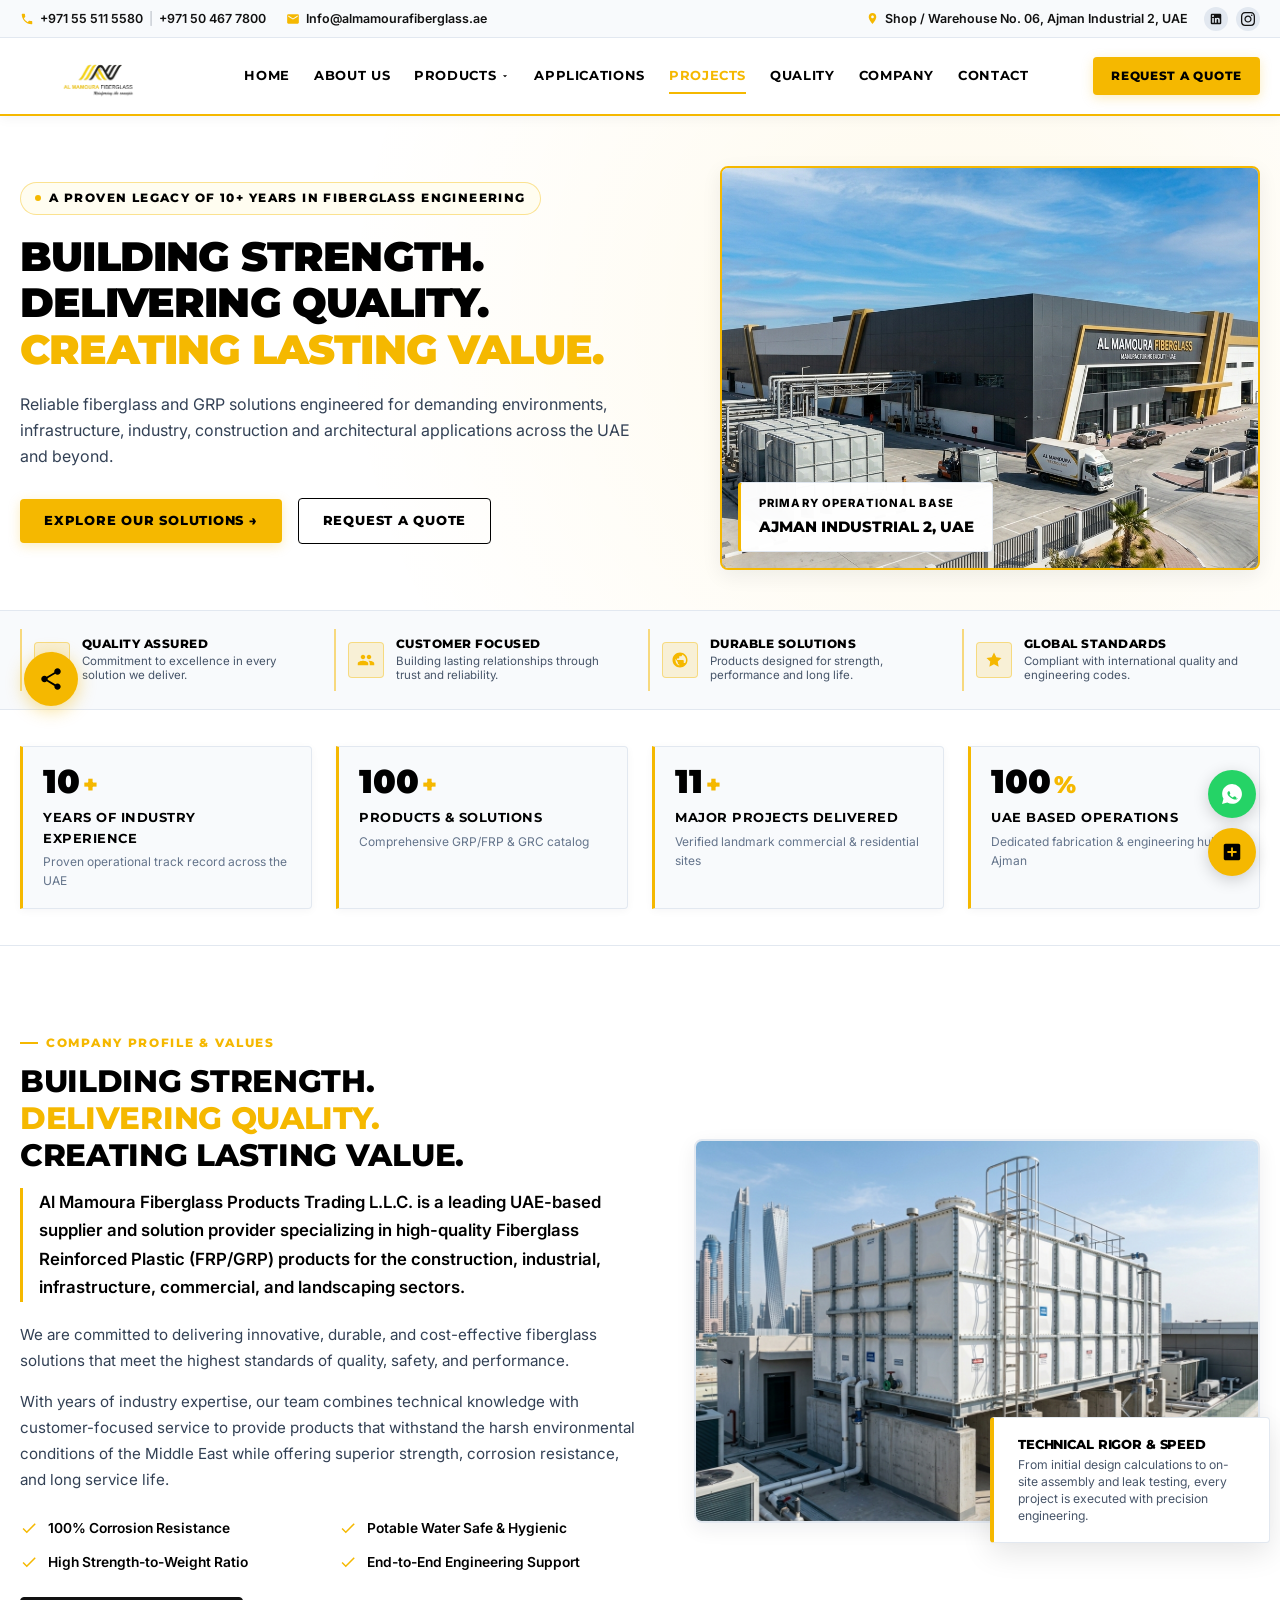
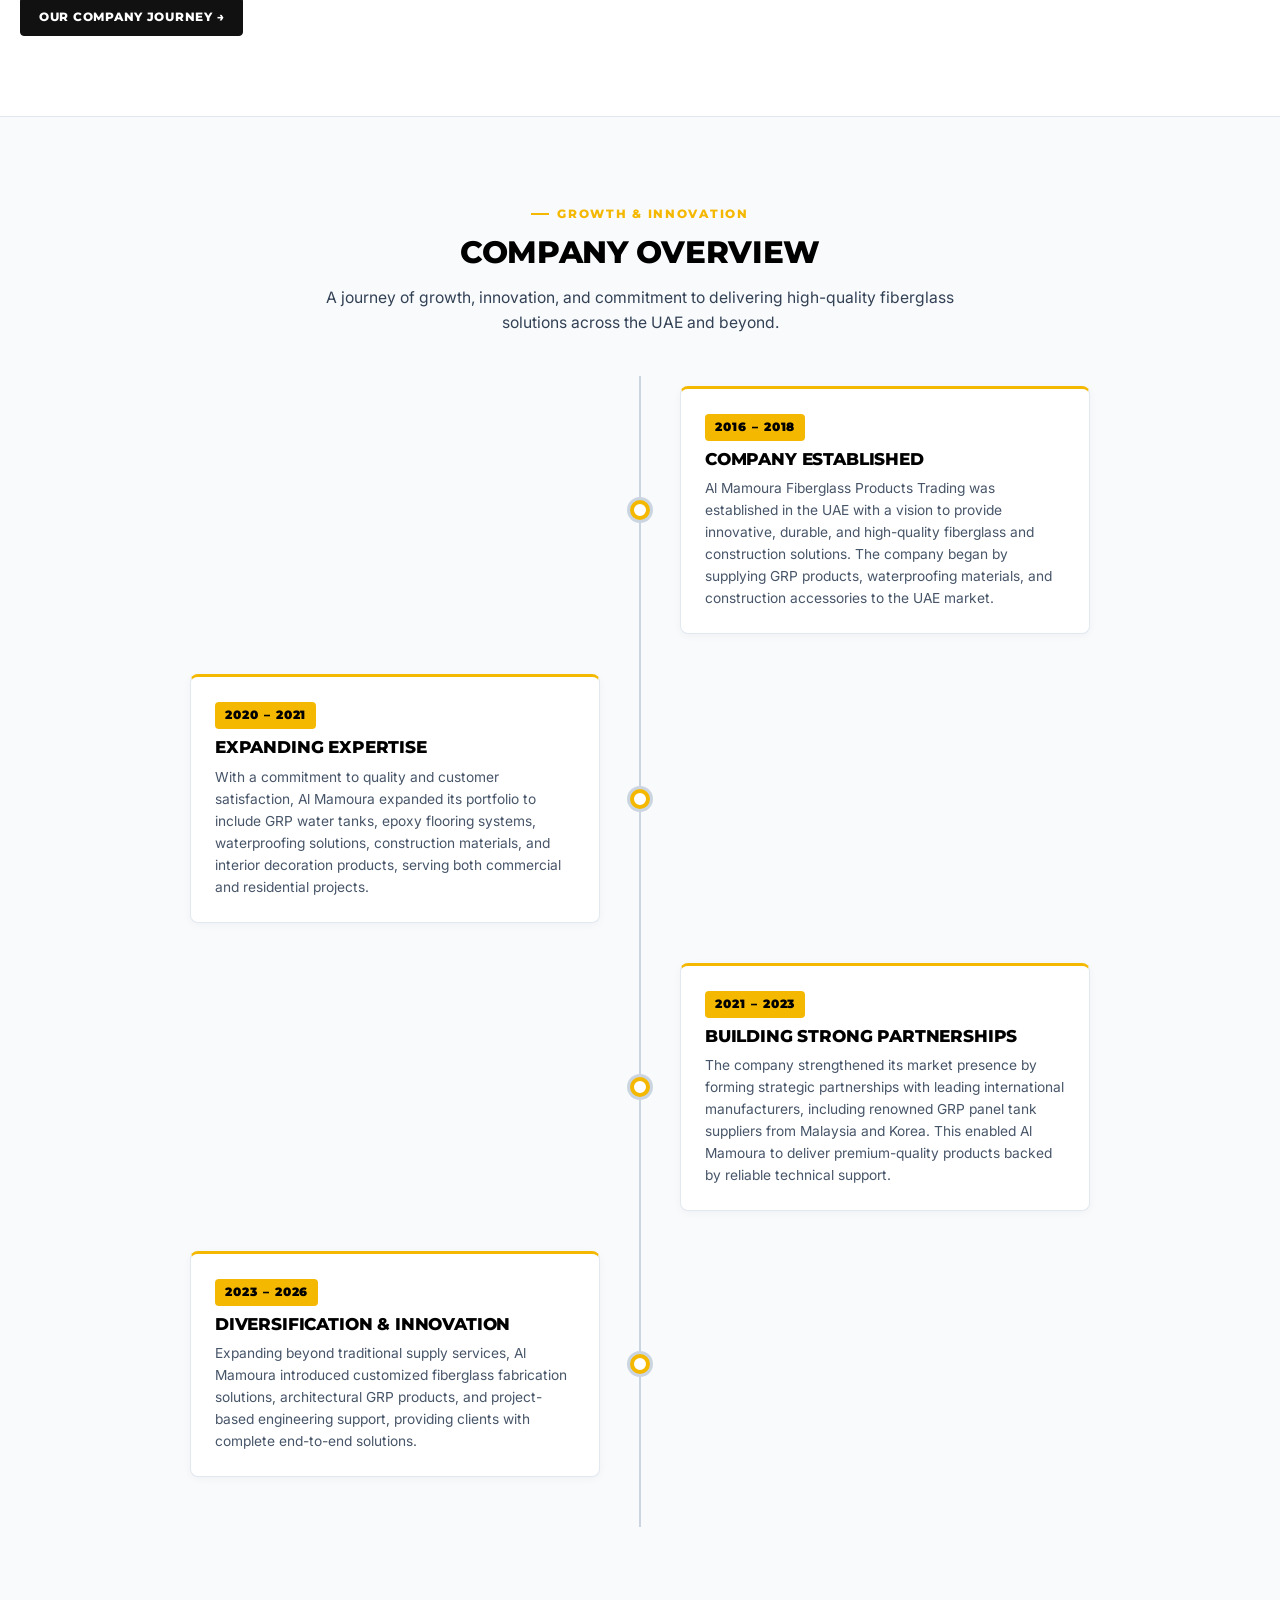
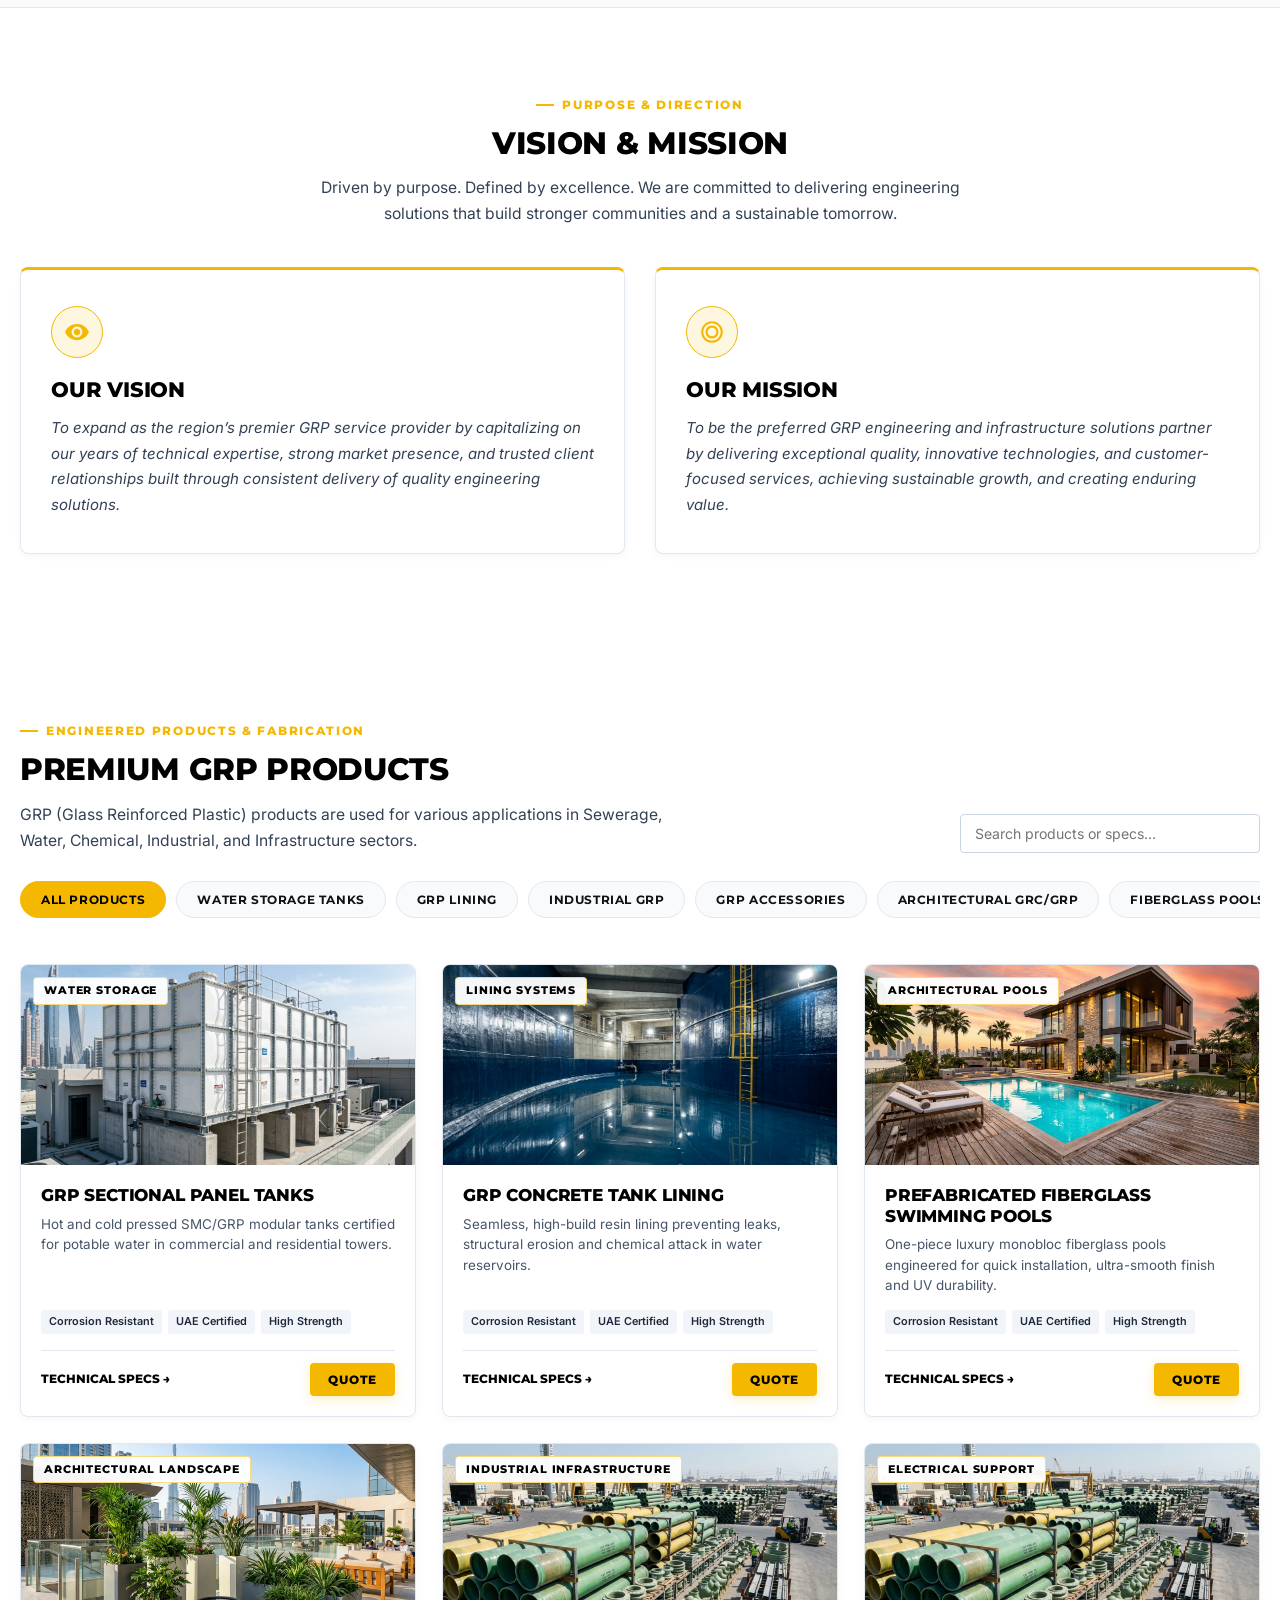
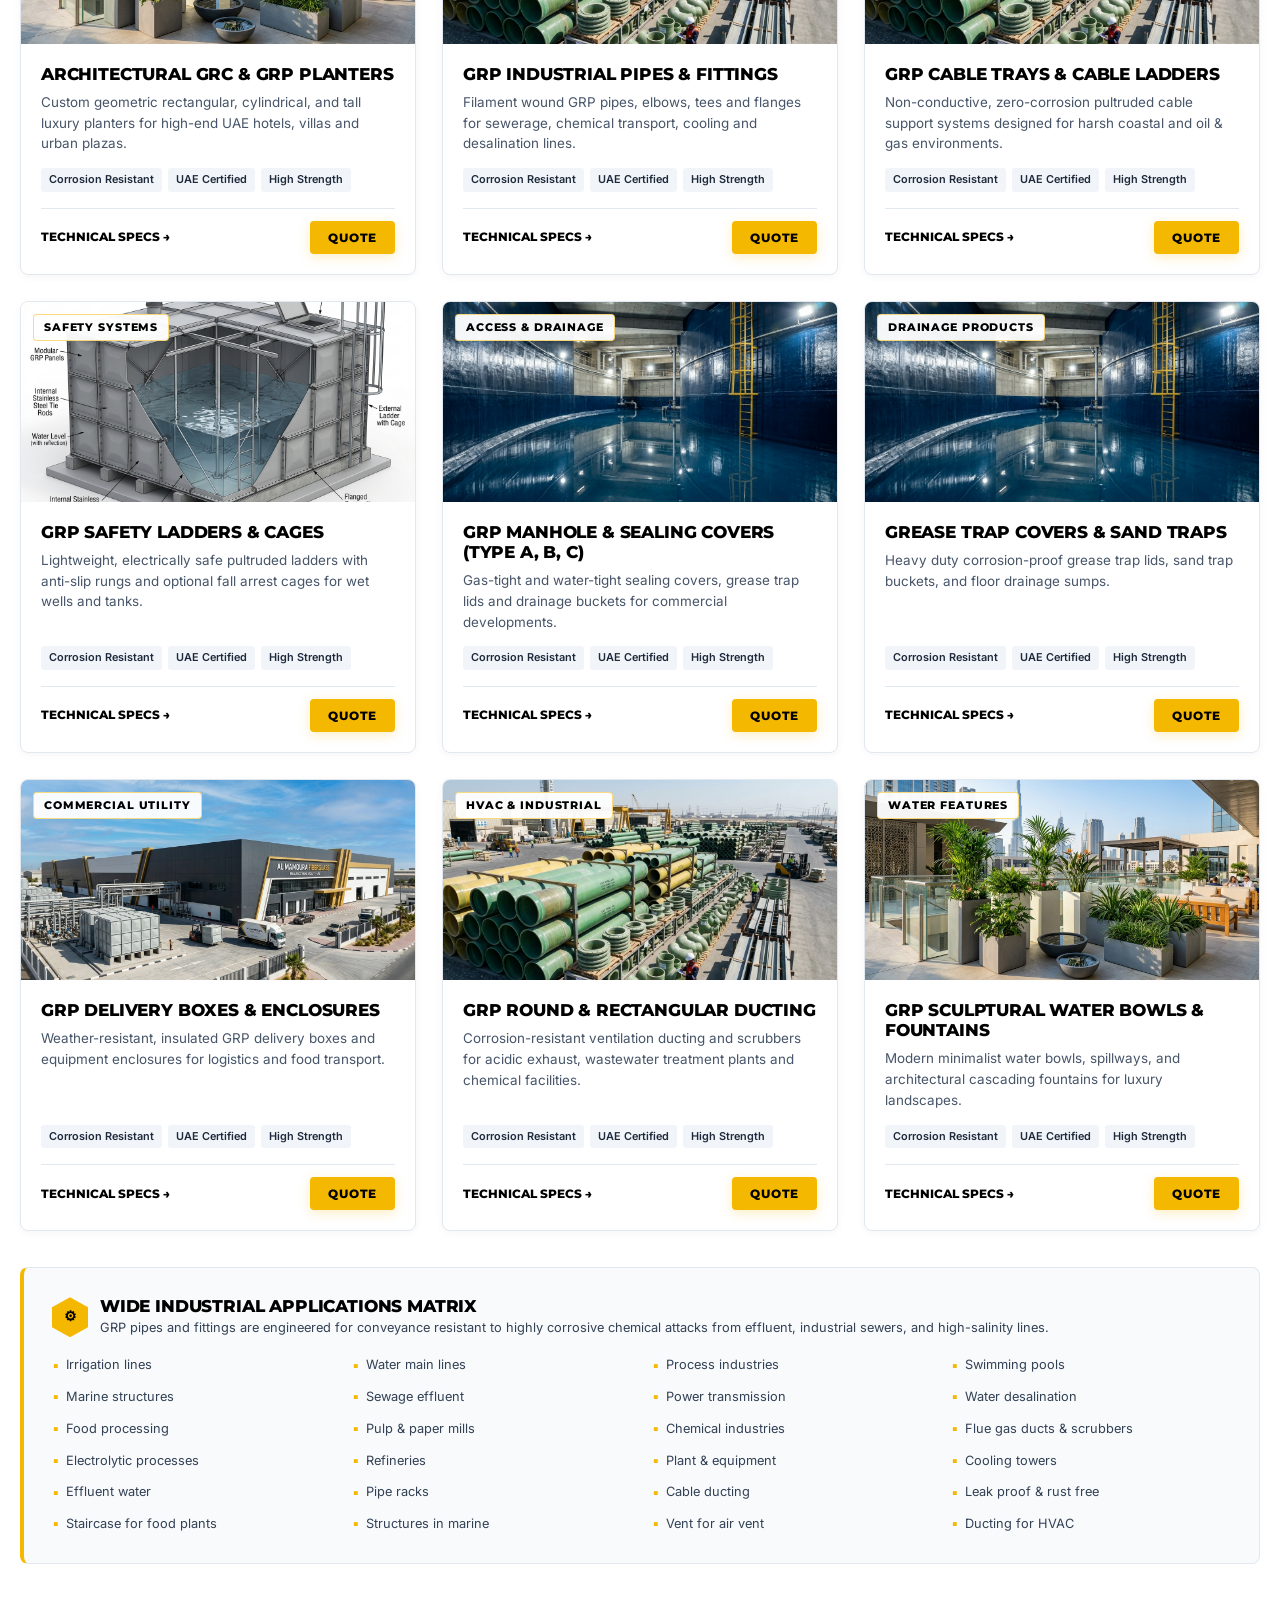
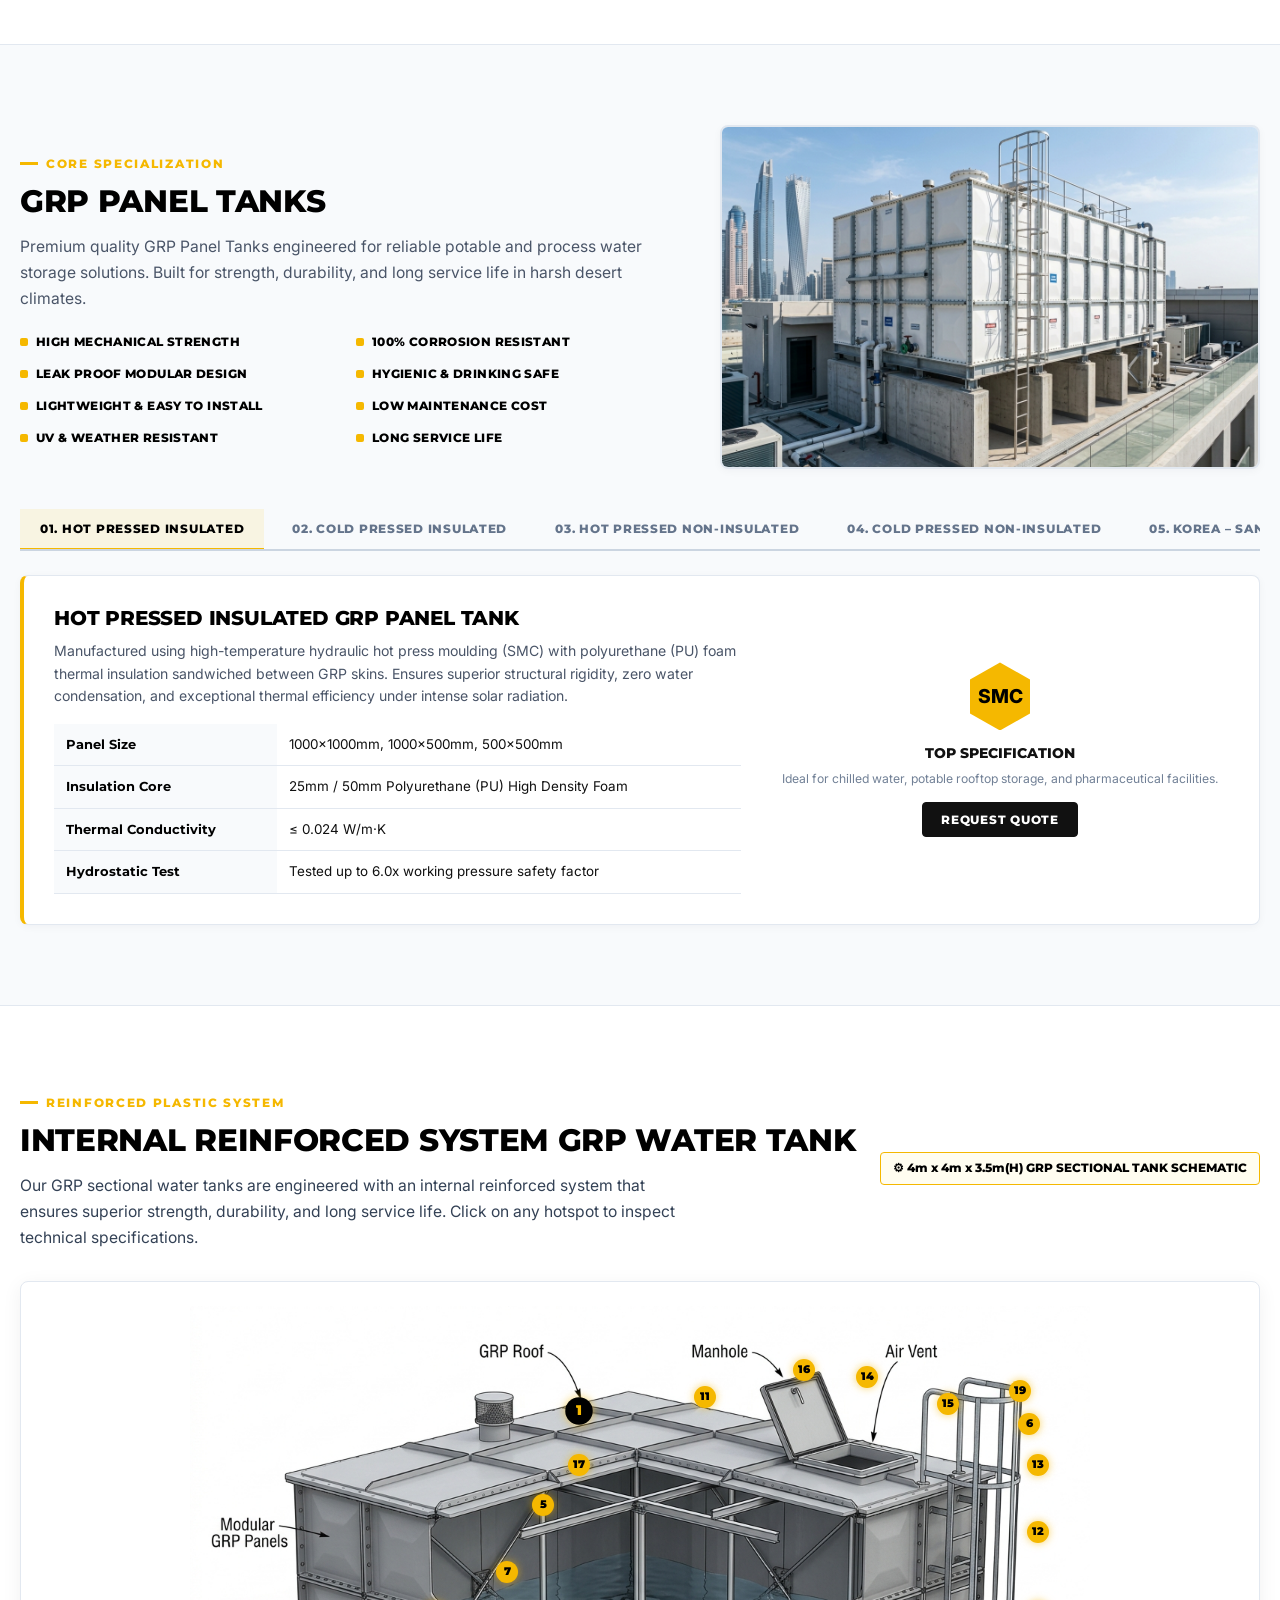
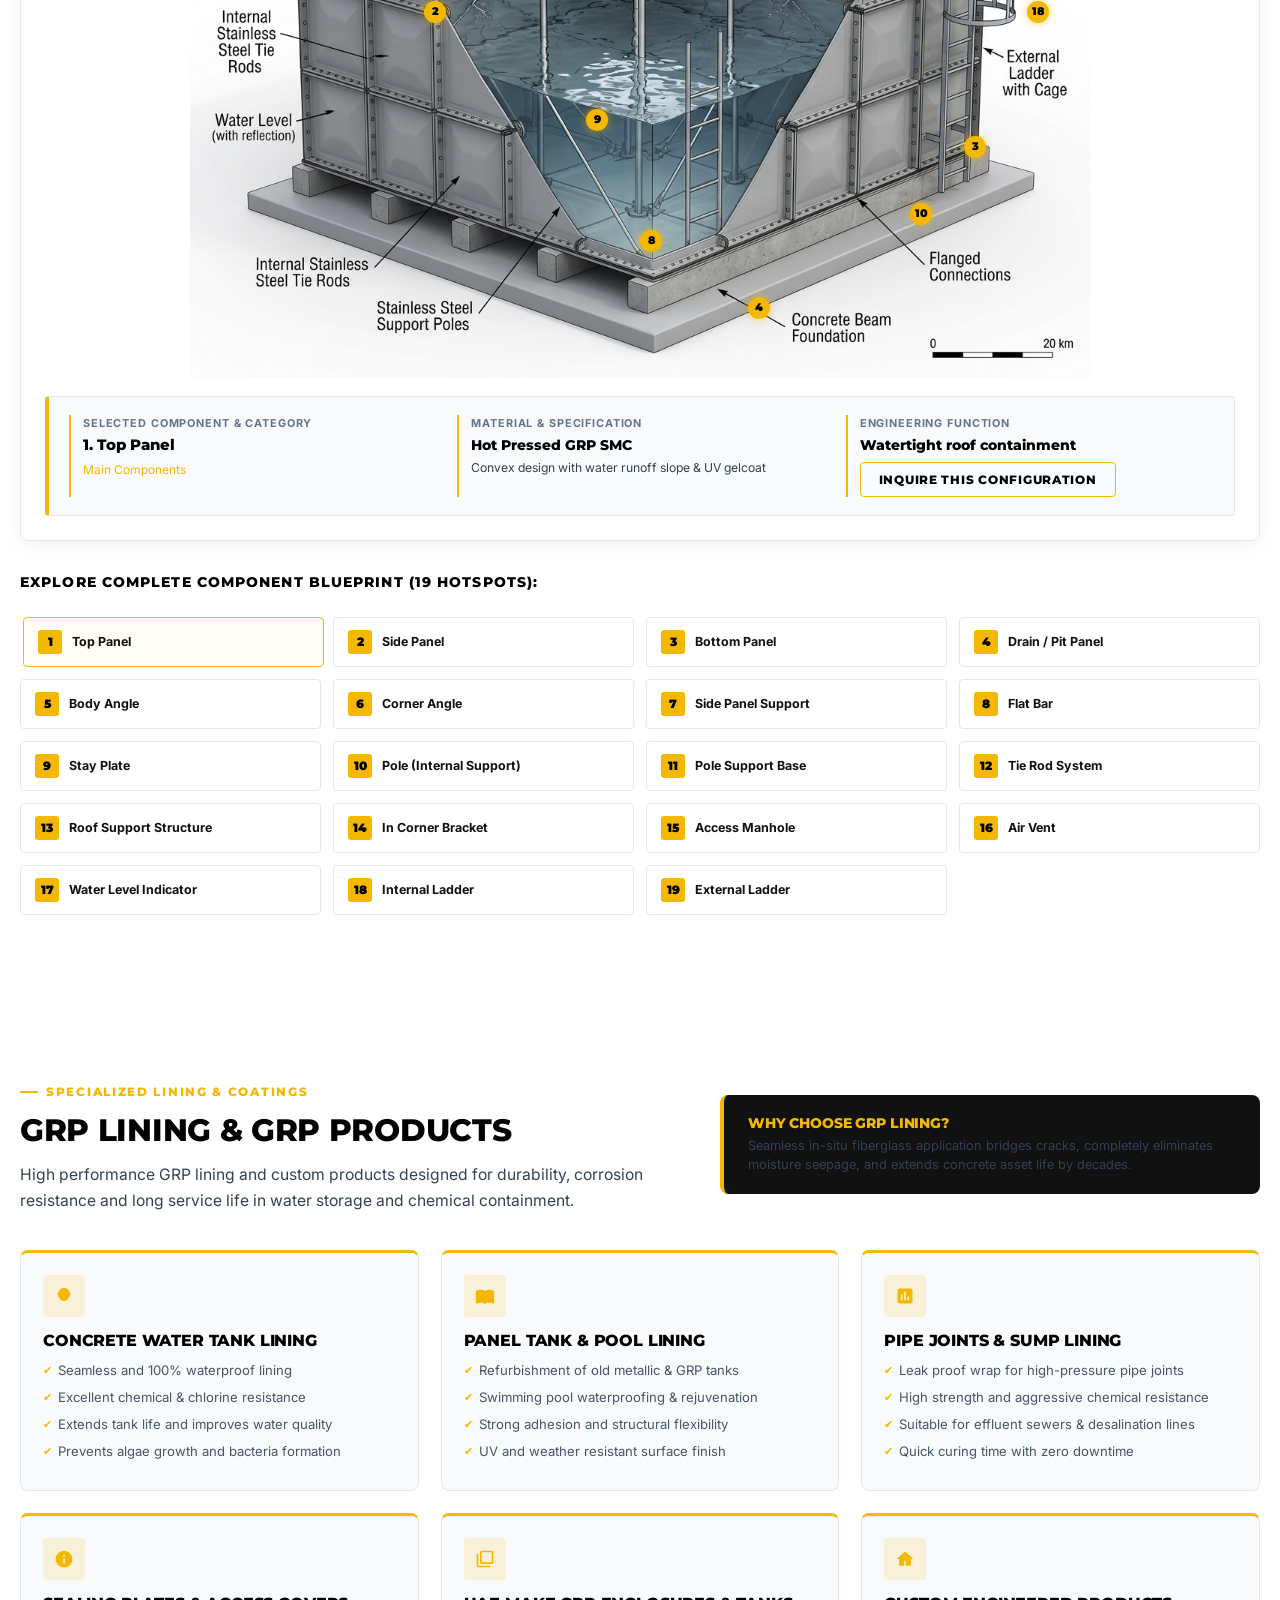
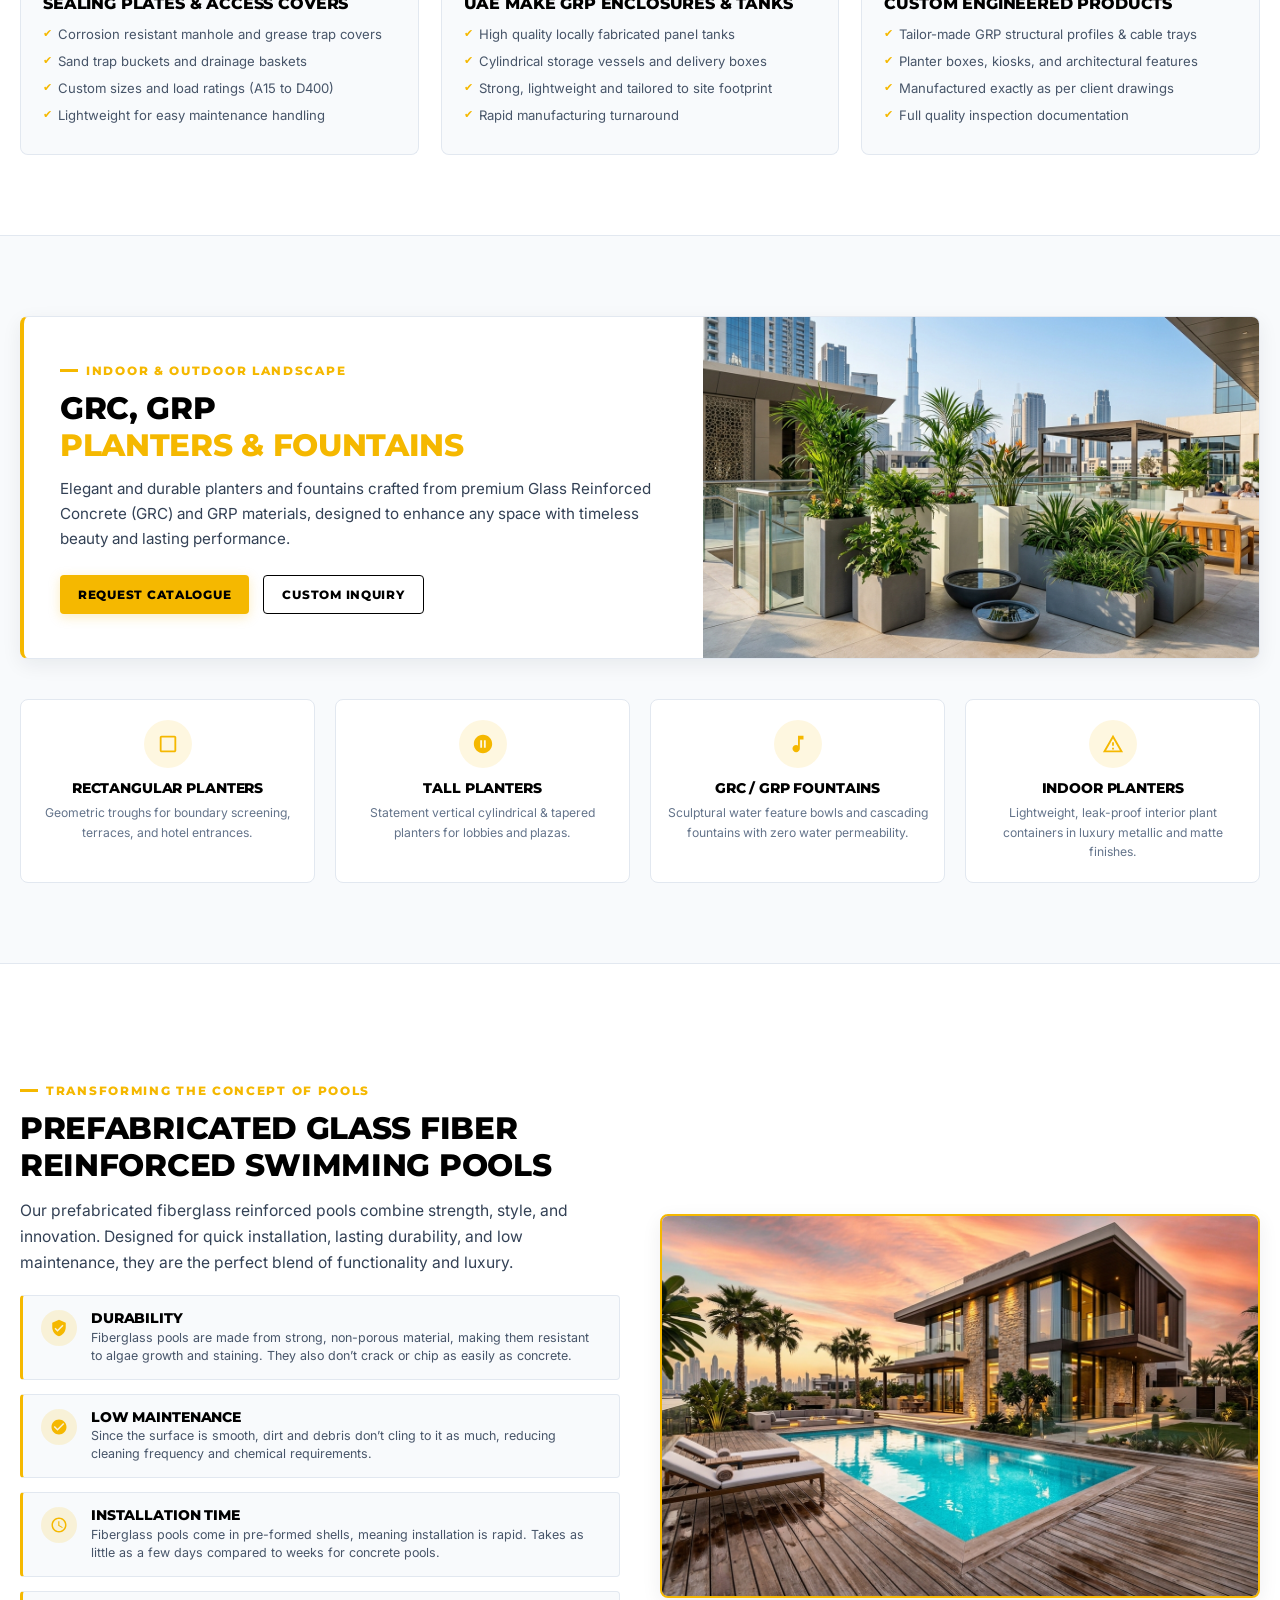
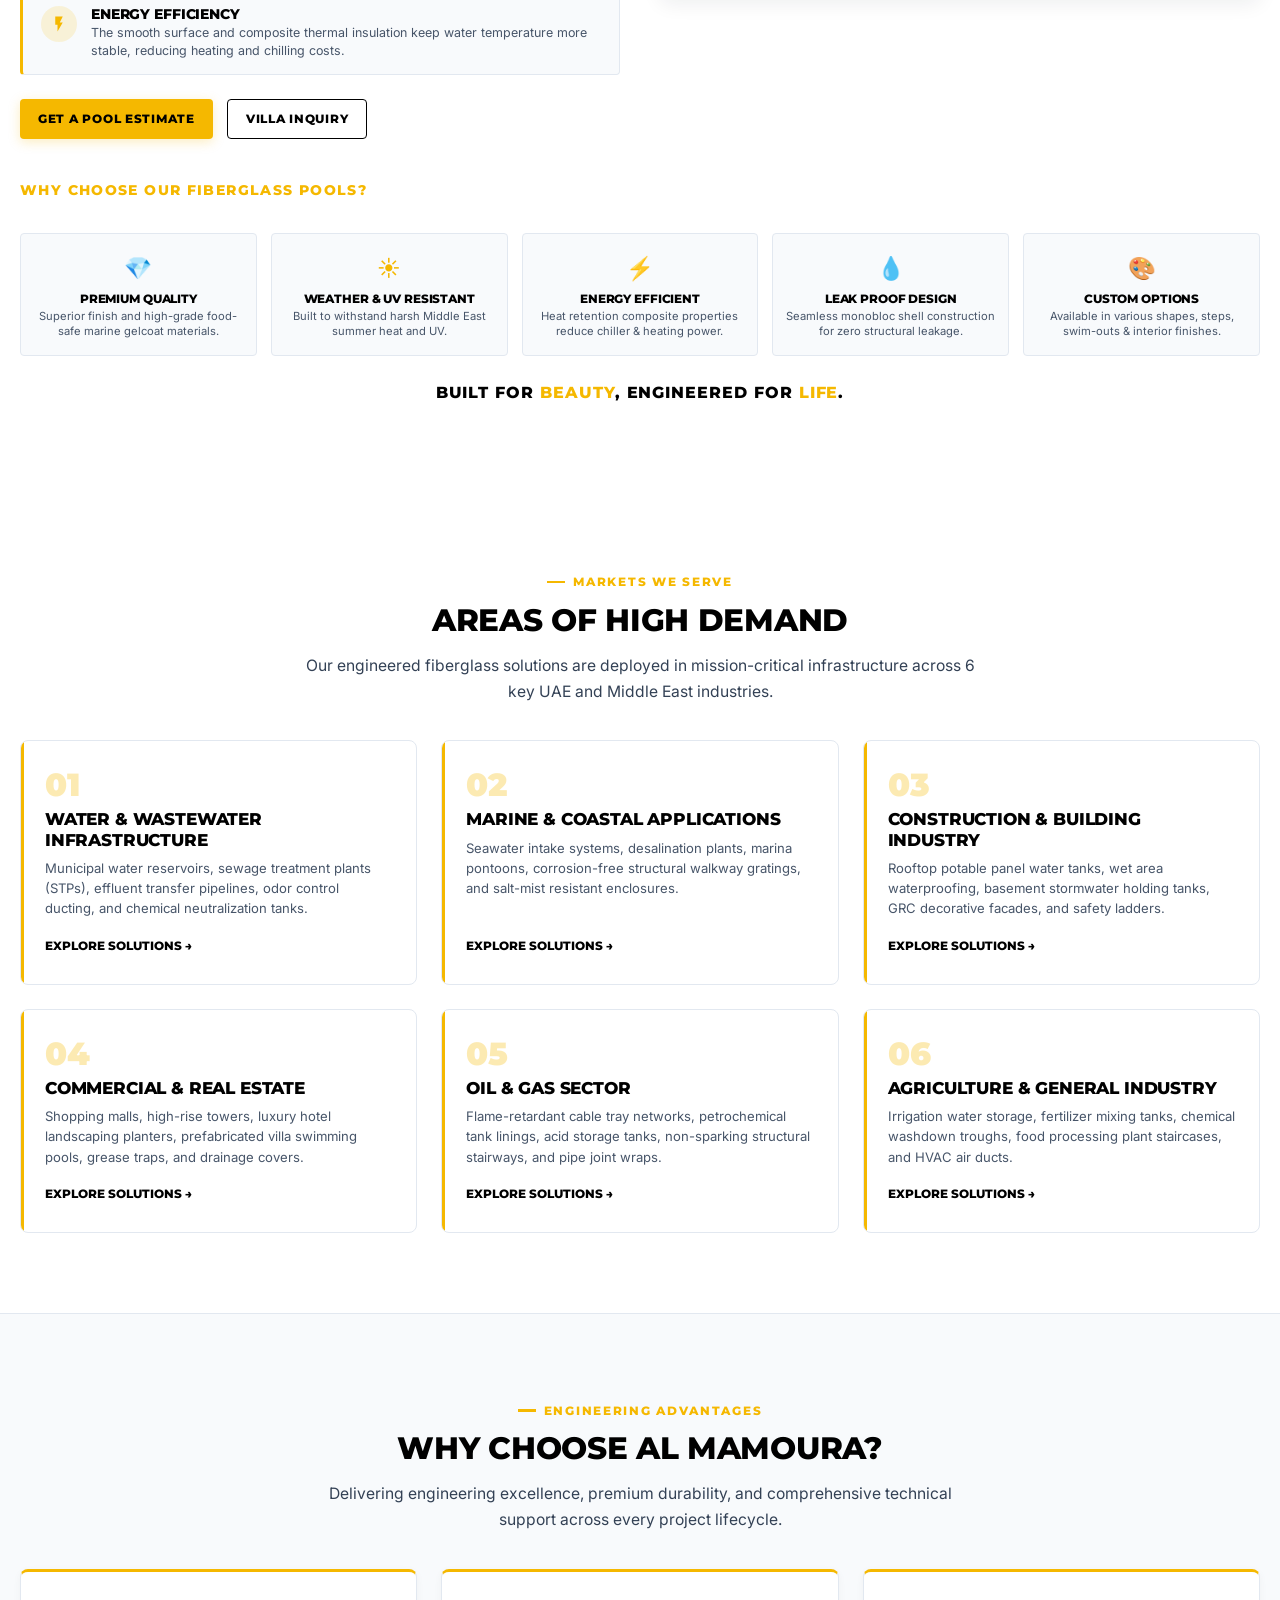
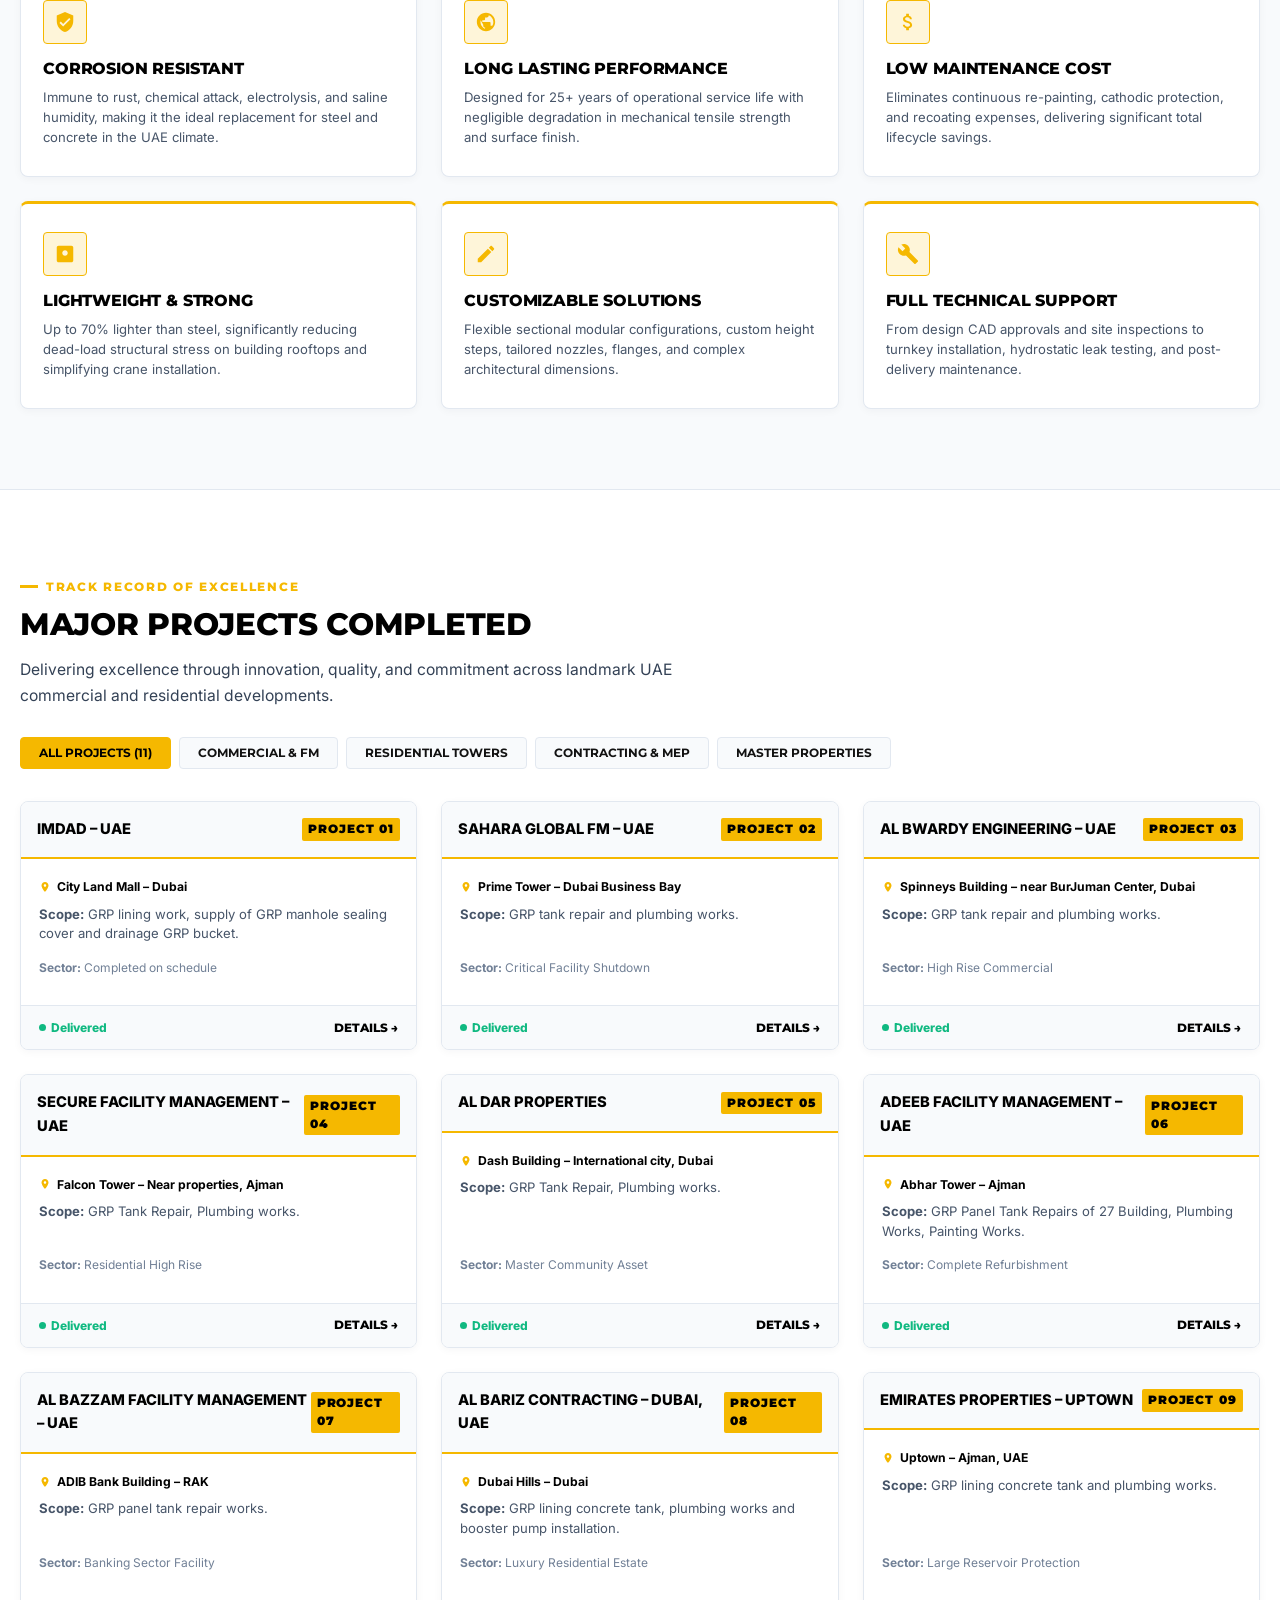
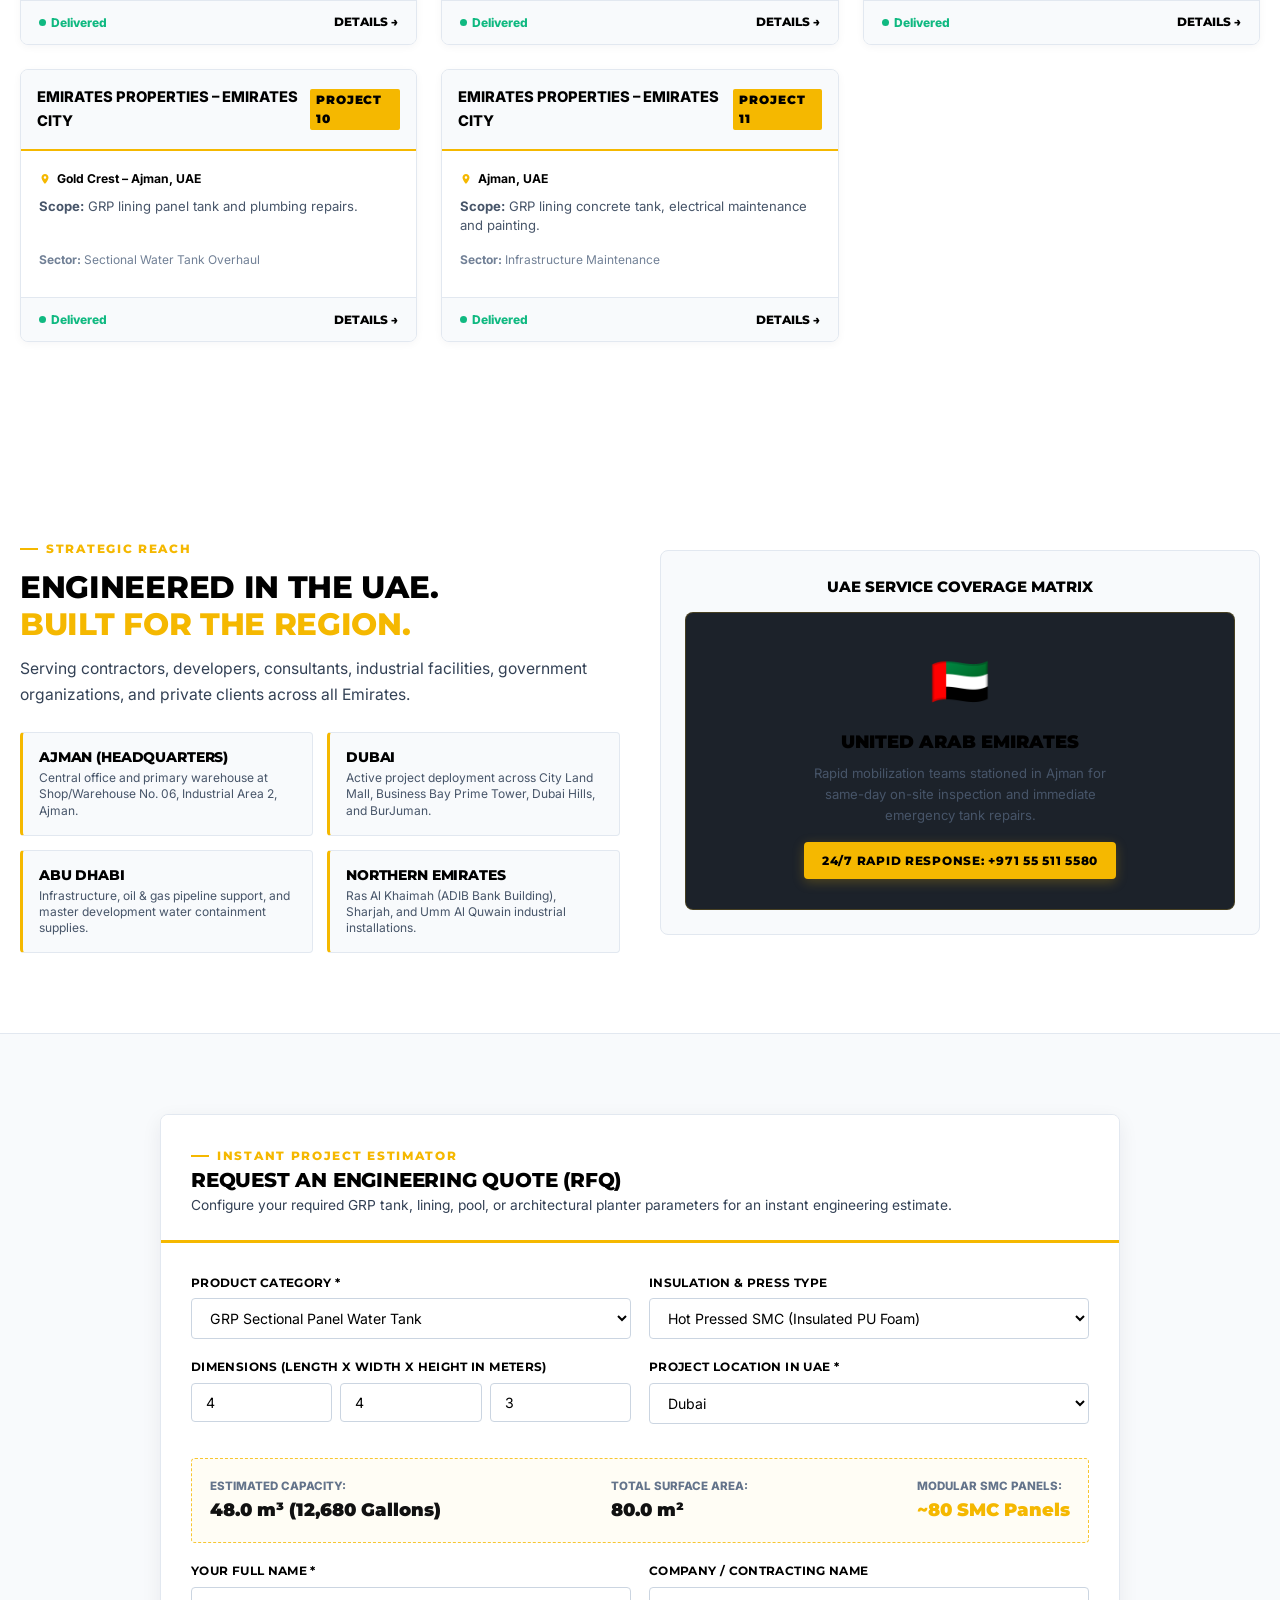
<file: index.html>
<!DOCTYPE html>
<html lang="en">
<head>
  <meta charset="UTF-8">
  <meta name="viewport" content="width=device-width, initial-scale=1.0">
  <title>Al Mamoura Fiberglass | Fiberglass Pools, Fountains & Landscaping</title>
  
  <!-- SEO & Primary Meta Tags -->
  <meta name="description" content="Al Mamoura Fiberglass (Trade License #78445) is a premier UAE manufacturer and supplier of high-grade GRP Panel Water Tanks, Fiberglass Swimming Pools, Water Fountains, GRC Landscaping Planters, GRP Lining & FRP Composites in Ajman, Dubai and across the UAE.">
  <meta name="keywords" content="Al Mamoura Fiberglass, Fiberglass Pools UAE, GRP Panel Water Tanks Ajman, GRP Lining Dubai, GRC Planters UAE, Fiberglass Fountains UAE, FRP Engineering UAE">
  <meta name="author" content="Al Mamoura Fiberglass">
  <meta name="robots" content="index, follow">
  
  <!-- Canonical URL -->
  <link rel="canonical" href="https://almamourafiberglass.ae/">

  <!-- Open Graph / Facebook -->
  <meta property="og:type" content="website">
  <meta property="og:url" content="https://almamourafiberglass.ae/">
  <meta property="og:title" content="Al Mamoura Fiberglass | Fiberglass Pools, Fountains & Landscaping">
  <meta property="og:description" content="Premier UAE manufacturer & supplier of GRP Panel Water Tanks, Fiberglass Swimming Pools, Water Fountains, GRC Planters, GRP Lining & FRP Composites in Ajman, Dubai & UAE.">
  <meta property="og:image" content="https://almamourafiberglass.ae/assets/images/logo-transparent.png">
  <meta property="og:site_name" content="Al Mamoura Fiberglass">

  <!-- Twitter Card -->
  <meta name="twitter:card" content="summary_large_image">
  <meta name="twitter:url" content="https://almamourafiberglass.ae/">
  <meta name="twitter:title" content="Al Mamoura Fiberglass | Fiberglass Pools, Fountains & Landscaping">
  <meta name="twitter:description" content="Premier UAE manufacturer & supplier of GRP Panel Water Tanks, Fiberglass Swimming Pools, Water Fountains, GRC Planters, GRP Lining & FRP Composites in Ajman, Dubai & UAE.">
  <meta name="twitter:image" content="https://almamourafiberglass.ae/assets/images/logo-transparent.png">
  
  <!-- Google Fonts -->
  <link rel="preconnect" href="https://fonts.googleapis.com">
  <link rel="preconnect" href="https://fonts.gstatic.com" crossorigin>
  <link href="https://fonts.googleapis.com/css2?family=Great+Vibes&family=Inter:wght@300;400;500;600;700&family=Montserrat:wght@400;500;600;700;800;900&display=swap" rel="stylesheet">
  
  <!-- Favicon / Browser Tab Icon -->
  <link rel="icon" type="image/png" href="assets/images/logo-transparent.png">
  <link rel="shortcut icon" href="assets/images/logo-transparent.png">
  <link rel="apple-touch-icon" href="assets/images/logo-transparent.png">

  <!-- Main Stylesheet -->
  <link rel="stylesheet" href="css/style.css">
</head>
<body>

  <!-- =========================================================================
       00. PREMIUM CORPORATE INTRO SPLASH SCREEN
       ========================================================================= -->
  <div class="brand-intro-screen" id="brandIntroScreen" aria-hidden="true">
    <div class="intro-content-wrap">
      
      <!-- Logo Container with Shimmer Effect -->
      <div class="intro-logo-box">
        <img src="assets/images/logo-transparent.png" alt="Al Mamoura Fiberglass Logo" class="intro-logo-img">
        <div class="intro-shimmer-sweep"></div>
      </div>
      
      <!-- Brand Title & Tagline -->
      <h1 class="intro-title">AL MAMOURA FIBERGLASS</h1>
      <div class="intro-accent-line"></div>
      <p class="intro-tagline">Engineering Strength. Delivering Quality.</p>

      <!-- Progress Line Indicator -->
      <div class="intro-loader-track">
        <div class="intro-loader-bar"></div>
      </div>
      
    </div>
  </div>

  <!-- =========================================================================
       01. TOP INFO BAR
       ========================================================================= -->
  <div class="top-info-bar">
    <div class="container top-info-inner">
      <div class="top-contact-links">
        <div class="top-contact-item">
          <svg viewBox="0 0 24 24" fill="currentColor"><path d="M6.62 10.79c1.44 2.83 3.76 5.14 6.59 6.59l2.2-2.2c.27-.27.67-.36 1.02-.24 1.12.37 2.33.57 3.57.57.55 0 1 .45 1 1V20c0 .55-.45 1-1 1-9.39 0-17-7.61-17-17 0-.55.45-1 1-1h3.5c.55 0 1 .45 1 1 0 1.25.2 2.45.57 3.57.11.35.03.74-.25 1.02l-2.2 2.2z"/></svg>
          <a href="tel:+971555115580">+971 55 511 5580</a>
          <span style="opacity:0.4;">|</span>
          <a href="tel:+971504677800">+971 50 467 7800</a>
        </div>
        <div class="top-contact-item">
          <svg viewBox="0 0 24 24" fill="currentColor"><path d="M20 4H4c-1.1 0-1.99.9-1.99 2L2 18c0 1.1.9 2 2 2h16c1.1 0 2-.9 2-2V6c0-1.1-.9-2-2-2zm0 4l-8 5-8-5V6l8 5 8-5v2z"/></svg>
          <a href="mailto:Info@almamourafiberglass.ae">Info@almamourafiberglass.ae</a>
        </div>
      </div>
      <div class="top-right-meta">
        <div class="top-badge-location">
          <svg width="13" height="13" viewBox="0 0 24 24" fill="currentColor"><path d="M12 2C8.13 2 5 5.13 5 9c0 5.25 7 13 7 13s7-7.75 7-13c0-3.87-3.13-7-7-7zm0 9.5c-1.38 0-2.5-1.12-2.5-2.5s1.12-2.5 2.5-2.5 2.5 1.12 2.5 2.5-1.12 2.5-2.5 2.5z"/></svg>
          <span>Shop / Warehouse No. 06, Ajman Industrial 2, UAE</span>
        </div>
        <div class="top-social-links">
          <a href="https://www.linkedin.com/company/al-mamoura-fiberglass" target="_blank" rel="noopener" aria-label="LinkedIn" class="top-social-link">
            <svg viewBox="0 0 24 24" width="14" height="14" fill="currentColor"><path d="M19 3a2 2 0 0 1 2 2v14a2 2 0 0 1-2 2H5a2 2 0 0 1-2-2V5a2 2 0 0 1 2-2h14m-.5 15.5v-5.3a3.26 3.26 0 0 0-3.26-3.26c-.85 0-1.84.52-2.28 1.3v-1.11h-2.79v8.37h2.79v-4.93c0-.77.62-1.4 1.39-1.4a1.4 1.4 0 0 1 1.4 1.4v4.93h2.75M6.88 8.56a1.68 1.68 0 0 0 1.68-1.68c0-.93-.75-1.69-1.68-1.69a1.69 1.69 0 0 0-1.69 1.69c0 .93.76 1.68 1.69 1.68m1.39 9.94v-8.37H5.5v8.37h2.77z"/></svg>
          </a>
          <a href="https://www.instagram.com/almamourafiberglass" target="_blank" rel="noopener" aria-label="Instagram" class="top-social-link">
            <svg viewBox="0 0 24 24" width="14" height="14" fill="currentColor"><path d="M12 2.163c3.204 0 3.584.012 4.85.07 3.252.148 4.771 1.691 4.919 4.919.058 1.265.069 1.645.069 4.849 0 3.205-.012 3.584-.069 4.849-.149 3.225-1.664 4.771-4.919 4.919-1.266.058-1.644.07-4.85.07-3.204 0-3.584-.012-4.849-.07-3.26-.149-4.771-1.699-4.919-4.92-.058-1.265-.07-1.644-.07-4.849 0-3.204.013-3.583.07-4.849.149-3.227 1.664-4.771 4.919-4.919 1.266-.057 1.645-.069 4.849-.069zm0-2.163c-3.259 0-3.667.014-4.947.072-4.358.2-6.78 2.618-6.98 6.98-.059 1.281-.073 1.689-.073 4.948 0 3.259.014 3.668.072 4.948.2 4.358 2.618 6.78 6.98 6.98 1.281.058 1.689.072 4.948.072 3.259 0 3.668-.014 4.948-.072 4.354-.2 6.782-2.618 6.979-6.98.059-1.28.073-1.689.073-4.948 0-3.259-.014-3.667-.072-4.947-.196-4.354-2.617-6.78-6.979-6.98-1.281-.059-1.69-.073-4.949-.073zm0 5.838c-3.403 0-6.162 2.759-6.162 6.162s2.759 6.163 6.162 6.163 6.162-2.759 6.162-6.163c0-3.403-2.759-6.162-6.162-6.162zm0 10.162c-2.209 0-4-1.79-4-4 0-2.209 1.791-4 4-4s4 1.791 4 4c0 2.21-1.791 4-4 4zm6.406-11.845c-.796 0-1.441.645-1.441 1.44s.645 1.44 1.441 1.44c.795 0 1.439-.645 1.439-1.44s-.644-1.44-1.439-1.44z"/></svg>
          </a>
        </div>
      </div>
    </div>
  </div>

  <!-- =========================================================================
       02. STICKY HEADER & MEGA NAVIGATION
       ========================================================================= -->
  <header class="main-header" id="mainHeader">
    <div class="container header-container">
      
      <!-- Brand Logo (Clickable -> Home Page) -->
      <a href="#hero" class="brand-logo-wrap" aria-label="Al Mamoura Fiberglass Home">
        <img src="assets/images/logo-transparent.png" alt="Al Mamoura Fiberglass - Reinforcing The Concepts" width="160" height="42">
      </a>

      <!-- Desktop Navigation Menu -->
      <nav class="nav-menu" id="desktopNavMenu">
        <a href="#hero" class="nav-link active">HOME</a>
        <a href="#about" class="nav-link">ABOUT US</a>
        
        <!-- Products Mega Menu Item -->
        <div class="nav-item-has-mega" id="navItemMega">
          <a href="#products" class="nav-link mega-menu-trigger" id="megaMenuToggleBtn">
            PRODUCTS
            <svg viewBox="0 0 24 24" fill="currentColor"><path d="M7 10l5 5 5-5z"/></svg>
          </a>
          
          <div class="mega-menu-container" id="megaMenuDropdown">
            <div class="mega-grid">
              
              <!-- Mega Col 1 -->
              <div class="mega-col">
                <div class="mega-col-title">
                  <svg viewBox="0 0 24 24" fill="currentColor"><path d="M12 2c-5.33 0-8 8-8 8s2.67 8 8 8 8-8 8-8-2.67-8-8-8z"/></svg>
                  WATER STORAGE
                </div>
                <ul class="mega-list">
                  <li><a href="#panel-tanks">GRP Sectional Panel Tanks</a></li>
                  <li><a href="#engineering-view">Internal Reinforced System Tanks</a></li>
                  <li><a href="#panel-tanks">Hot &amp; Cold Pressed SMC Tanks</a></li>
                  <li><a href="#panel-tanks">Korea Sangwon &amp; Malaysia Pepico</a></li>
                  <li><a href="#products">Cylindrical Water Tanks</a></li>
                </ul>
              </div>

              <!-- Mega Col 2 -->
              <div class="mega-col">
                <div class="mega-col-title">
                  <svg viewBox="0 0 24 24" fill="currentColor"><path d="M19 3H5c-1.1 0-2 .9-2 2v14c0 1.1.9 2 2 2h14c1.1 0 2-.9 2-2V5c0-1.1-.9-2-2-2zm-2 10h-4v4h-2v-4H7v-2h4V7h2v4h4v2z"/></svg>
                  GRP INDUSTRIAL &amp; LINING
                </div>
                <ul class="mega-list">
                  <li><a href="#grp-lining">Concrete Water Tank Lining</a></li>
                  <li><a href="#grp-lining">Swimming Pool GRP Lining</a></li>
                  <li><a href="#grp-lining">Pipe Joint &amp; Sump Lining</a></li>
                  <li><a href="#products">GRP Pipes &amp; Heavy Fittings</a></li>
                  <li><a href="#products">GRP Cable Trays &amp; Ladders</a></li>
                </ul>
              </div>

              <!-- Mega Col 3 -->
              <div class="mega-col">
                <div class="mega-col-title">
                  <svg viewBox="0 0 24 24" fill="currentColor"><path d="M12 3L2 12h3v8h6v-6h2v6h6v-8h3L12 3z"/></svg>
                  ARCHITECTURAL &amp; POOLS
                </div>
                <ul class="mega-list">
                  <li><a href="#pools">Prefabricated Swimming Pools</a></li>
                  <li><a href="#planters">GRC Geometric Planters</a></li>
                  <li><a href="#planters">GRP Architectural Fountains</a></li>
                  <li><a href="#products">Manhole &amp; Sealing Covers</a></li>
                  <li><a href="#products">Custom Fiberglass Fabrication</a></li>
                </ul>
              </div>

            </div>

            <div class="mega-footer-banner">
              <span><strong>Need customized specifications?</strong> We engineer custom GRP solutions for demanding UAE infrastructure.</span>
              <a href="#quoteSection" class="btn btn-primary btn-sm">GET TECHNICAL ASSISTANCE</a>
            </div>
          </div>
        </div>

        <a href="#applications" class="nav-link">APPLICATIONS</a>
        <a href="#projects" class="nav-link">PROJECTS</a>
        <a href="#quality" class="nav-link">QUALITY</a>
        <a href="#about" class="nav-link">COMPANY</a>
        <a href="#contact" class="nav-link">CONTACT</a>
      </nav>

      <!-- Right Header CTA Button -->
      <div style="display: flex; align-items: center; gap: 14px;">
        <a href="#quoteSection" class="btn btn-primary btn-sm">REQUEST A QUOTE</a>
        <button class="mobile-nav-toggle" id="mobileNavToggle" aria-label="Toggle navigation menu">
          <span></span>
          <span></span>
          <span></span>
        </button>
      </div>

    </div>
  </header>

  <!-- Mobile Navigation Offcanvas Drawer -->
  <div class="mobile-nav-drawer" id="mobileNavDrawer">
    <div class="mobile-menu-links">
      <div style="margin-bottom: 16px;">
        <a href="#hero" aria-label="Al Mamoura Fiberglass Home">
          <img src="assets/images/logo-transparent.png" alt="Al Mamoura Fiberglass" style="max-width: 130px; height: auto;">
        </a>
      </div>
      <a href="#hero" class="mobile-menu-link">HOME</a>
      <a href="#about" class="mobile-menu-link">ABOUT US</a>
      <a href="#journey" class="mobile-menu-link">COMPANY OVERVIEW</a>
      <a href="#products" class="mobile-menu-link">OUR PRODUCTS</a>
      <a href="#panel-tanks" class="mobile-menu-link">GRP PANEL TANKS</a>
      <a href="#engineering-view" class="mobile-menu-link">3D TANK SCHEMATIC</a>
      <a href="#grp-lining" class="mobile-menu-link">GRP LINING</a>
      <a href="#planters" class="mobile-menu-link">GRC/GRP PLANTERS</a>
      <a href="#pools" class="mobile-menu-link">FIBERGLASS POOLS</a>
      <a href="#applications" class="mobile-menu-link">APPLICATIONS</a>
      <a href="#projects" class="mobile-menu-link">MAJOR PROJECTS</a>
      <a href="#quality" class="mobile-menu-link">QUALITY STANDARDS</a>
      <a href="#contact" class="mobile-menu-link">CONTACT US</a>
    </div>

    <div style="margin-top: 20px;">
      <a href="#quoteSection" class="btn btn-primary" style="width:100%;">REQUEST A QUOTE</a>
      <div style="margin-top: 14px; font-size: 0.76rem; color: #475569;">
        Shop No. 06, Ajman Industrial 2, UAE<br>
        +971 55 511 5580
      </div>
    </div>
  </div>

  <!-- =========================================================================
       03. HERO SECTION (CLEAN SINGLE FRAME & BALANCED ALIGNMENT)
       ========================================================================= -->
  <section class="hero-section" id="hero">
    <div class="hero-bg-overlay"></div>

    <div class="container hero-container">
      
      <!-- Left Hero Content -->
      <div class="hero-content">
        <div class="hero-badge-tag">
          <span class="hero-badge-dot"></span>
          A PROVEN LEGACY OF 10+ YEARS IN FIBERGLASS ENGINEERING
        </div>

        <h1 class="hero-headline">
          BUILDING STRENGTH.<br>
          DELIVERING QUALITY.<br>
          <span class="line-yellow">CREATING LASTING VALUE.</span>
        </h1>

        <p class="hero-description">
          Reliable fiberglass and GRP solutions engineered for demanding environments, infrastructure, industry, construction and architectural applications across the UAE and beyond.
        </p>

        <div class="hero-cta-group">
          <a href="#products" class="btn btn-primary">EXPLORE OUR SOLUTIONS &rarr;</a>
          <a href="#quoteSection" class="btn btn-secondary">REQUEST A QUOTE</a>
        </div>
      </div>

      <!-- Right Hero Single Visual (No duplicate layers) -->
      <div class="hero-visual-col">
        <div class="hero-single-frame">
          <img src="assets/images/hero-facility.jpg" alt="Al Mamoura Fiberglass UAE Manufacturing &amp; Engineering Facility" loading="eager">
          <div class="hero-floating-spec">
            <div class="hero-spec-title">PRIMARY OPERATIONAL BASE</div>
            <div class="hero-spec-val">AJMAN INDUSTRIAL 2, UAE</div>
          </div>
        </div>
      </div>

    </div>

    <!-- Bottom Hero 4 Engineering Pillars Bar -->
    <div class="hero-pillars-bar">
      <div class="container">
        <div class="pillars-grid">
          
          <div class="pillar-item">
            <div class="pillar-icon-box">
              <svg viewBox="0 0 24 24" fill="currentColor"><path d="M12 1L3 5v6c0 5.55 3.84 10.74 9 12 5.16-1.26 9-6.45 9-12V5l-9-4zm-2 16l-4-4 1.41-1.41L10 14.17l6.59-6.59L18 9l-8 8z"/></svg>
            </div>
            <div class="pillar-text">
              <h4>QUALITY ASSURED</h4>
              <p>Commitment to excellence in every solution we deliver.</p>
            </div>
          </div>

          <div class="pillar-item">
            <div class="pillar-icon-box">
              <svg viewBox="0 0 24 24" fill="currentColor"><path d="M16 11c1.66 0 2.99-1.34 2.99-3S17.66 5 16 5c-1.66 0-3 1.34-3 3s1.34 3 3 3zm-8 0c1.66 0 2.99-1.34 2.99-3S9.66 5 8 5C6.34 5 5 6.34 5 8s1.34 3 3 3zm0 2c-2.33 0-7 1.17-7 3.5V19h14v-2.5c0-2.33-4.67-3.5-7-3.5zm8 0c-.29 0-.62.02-.97.05 1.16.84 1.97 1.97 1.97 3.45V19h6v-2.5c0-2.33-4.67-3.5-7-3.5z"/></svg>
            </div>
            <div class="pillar-text">
              <h4>CUSTOMER FOCUSED</h4>
              <p>Building lasting relationships through trust and reliability.</p>
            </div>
          </div>

          <div class="pillar-item">
            <div class="pillar-icon-box">
              <svg viewBox="0 0 24 24" fill="currentColor"><path d="M12 2C6.48 2 2 6.48 2 12s4.48 10 10 10 10-4.48 10-10S17.52 2 12 2zm1 17.93c-3.95-.49-7-3.85-7-7.93 0-.62.08-1.21.21-1.79L9 15v1c0 1.1.9 2 2 2v1.93zm6.9-2.54c-.26-.81-1-1.39-1.9-1.39h-1v-3c0-.55-.45-1-1-1H8v-2h2c.55 0 1-.45 1-1V7h2c1.1 0 2-.9 2-2v-.41c2.93 1.19 5 4.06 5 7.41 0 2.08-.8 3.97-2.1 5.4z"/></svg>
            </div>
            <div class="pillar-text">
              <h4>DURABLE SOLUTIONS</h4>
              <p>Products designed for strength, performance and long life.</p>
            </div>
          </div>

          <div class="pillar-item">
            <div class="pillar-icon-box">
              <svg viewBox="0 0 24 24" fill="currentColor"><path d="M12 2l3.09 6.26L22 9.27l-5 4.87 1.18 6.88L12 17.77l-6.18 3.25L7 14.14 2 9.27l6.91-1.01L12 2z"/></svg>
            </div>
            <div class="pillar-text">
              <h4>GLOBAL STANDARDS</h4>
              <p>Compliant with international quality and engineering codes.</p>
            </div>
          </div>

        </div>
      </div>
    </div>

  </section>

  <!-- =========================================================================
       04. TRUST / COMPANY STATISTICS COUNTER SECTION
       ========================================================================= -->
  <section class="stats-section" id="statsCounterSection">
    <div class="container">
      <div class="stats-grid">
        
        <div class="stat-card">
          <div class="stat-number-wrap">
            <span class="stat-number" data-target="10">0</span>
            <span class="stat-symbol">+</span>
          </div>
          <div class="stat-label">Years of Industry Experience</div>
          <div class="stat-desc">Proven operational track record across the UAE</div>
        </div>

        <div class="stat-card">
          <div class="stat-number-wrap">
            <span class="stat-number" data-target="100">0</span>
            <span class="stat-symbol">+</span>
          </div>
          <div class="stat-label">Products &amp; Solutions</div>
          <div class="stat-desc">Comprehensive GRP/FRP &amp; GRC catalog</div>
        </div>

        <div class="stat-card">
          <div class="stat-number-wrap">
            <span class="stat-number" data-target="11">0</span>
            <span class="stat-symbol">+</span>
          </div>
          <div class="stat-label">Major Projects Delivered</div>
          <div class="stat-desc">Verified landmark commercial &amp; residential sites</div>
        </div>

        <div class="stat-card">
          <div class="stat-number-wrap">
            <span class="stat-number" data-target="100">0</span>
            <span class="stat-symbol">%</span>
          </div>
          <div class="stat-label">UAE Based Operations</div>
          <div class="stat-desc">Dedicated fabrication &amp; engineering hub in Ajman</div>
        </div>

      </div>
    </div>
  </section>

  <!-- =========================================================================
       05. ABOUT AL MAMOURA (CLEAN TWO-COLUMN LAYOUT)
       ========================================================================= -->
  <section class="section-pad about-section" id="about">
    <div class="container">
      
      <div class="about-grid">
        
        <!-- Left Editorial Text -->
        <div class="about-editorial">
          <div class="section-label">COMPANY PROFILE &amp; VALUES</div>
          <h2 class="section-title">
            BUILDING STRENGTH.<br>
            <span class="highlight-gold">DELIVERING QUALITY.</span><br>
            CREATING LASTING VALUE.
          </h2>

          <p class="about-lead">
            Al Mamoura Fiberglass Products Trading L.L.C. is a leading UAE-based supplier and solution provider specializing in high-quality Fiberglass Reinforced Plastic (FRP/GRP) products for the construction, industrial, infrastructure, commercial, and landscaping sectors.
          </p>

          <p>
            We are committed to delivering innovative, durable, and cost-effective fiberglass solutions that meet the highest standards of quality, safety, and performance.
          </p>

          <p>
            With years of industry expertise, our team combines technical knowledge with customer-focused service to provide products that withstand the harsh environmental conditions of the Middle East while offering superior strength, corrosion resistance, and long service life.
          </p>

          <div class="about-feature-checks">
            <div class="feature-check-item">
              <svg viewBox="0 0 24 24" fill="currentColor"><path d="M9 16.17L4.83 12l-1.42 1.41L9 19 21 7l-1.41-1.41z"/></svg>
              <span>100% Corrosion Resistance</span>
            </div>
            <div class="feature-check-item">
              <svg viewBox="0 0 24 24" fill="currentColor"><path d="M9 16.17L4.83 12l-1.42 1.41L9 19 21 7l-1.41-1.41z"/></svg>
              <span>Potable Water Safe &amp; Hygienic</span>
            </div>
            <div class="feature-check-item">
              <svg viewBox="0 0 24 24" fill="currentColor"><path d="M9 16.17L4.83 12l-1.42 1.41L9 19 21 7l-1.41-1.41z"/></svg>
              <span>High Strength-to-Weight Ratio</span>
            </div>
            <div class="feature-check-item">
              <svg viewBox="0 0 24 24" fill="currentColor"><path d="M9 16.17L4.83 12l-1.42 1.41L9 19 21 7l-1.41-1.41z"/></svg>
              <span>End-to-End Engineering Support</span>
            </div>
          </div>

          <div style="margin-top: 24px;">
            <a href="#journey" class="btn btn-dark btn-sm">OUR COMPANY JOURNEY &rarr;</a>
          </div>
        </div>

        <!-- Right Single Visual -->
        <div class="about-visual-wrap">
          <div class="about-main-img-box">
            <img src="assets/images/grp-panel-tank.jpg" alt="Al Mamoura GRP Sectional Water Tank Installation" loading="lazy">
          </div>

          <div class="about-floating-card">
            <h4>TECHNICAL RIGOR &amp; SPEED</h4>
            <p>From initial design calculations to on-site assembly and leak testing, every project is executed with precision engineering.</p>
          </div>
        </div>

      </div>

    </div>
  </section>

  <!-- =========================================================================
       06. COMPANY JOURNEY TIMELINE (2016 - 2026)
       ========================================================================= -->
  <section class="section-pad journey-section" id="journey">
    <div class="container">
      
      <div style="text-align: center; max-width: 720px; margin: 0 auto 36px;">
        <div class="section-label">GROWTH &amp; INNOVATION</div>
        <h2 class="section-title">COMPANY OVERVIEW</h2>
        <p class="section-subtitle" style="margin: 0 auto;">
          A journey of growth, innovation, and commitment to delivering high-quality fiberglass solutions across the UAE and beyond.
        </p>
      </div>

      <div class="timeline-track">
        
        <!-- Node 1 -->
        <div class="timeline-node">
          <div class="timeline-dot-center"></div>
          <div class="timeline-content">
            <span class="timeline-badge">2016 – 2018</span>
            <h3 class="timeline-node-title">Company Established</h3>
            <p class="timeline-node-desc">
              Al Mamoura Fiberglass Products Trading was established in the UAE with a vision to provide innovative, durable, and high-quality fiberglass and construction solutions. The company began by supplying GRP products, waterproofing materials, and construction accessories to the UAE market.
            </p>
          </div>
        </div>

        <!-- Node 2 -->
        <div class="timeline-node">
          <div class="timeline-dot-center"></div>
          <div class="timeline-content">
            <span class="timeline-badge">2020 – 2021</span>
            <h3 class="timeline-node-title">Expanding Expertise</h3>
            <p class="timeline-node-desc">
              With a commitment to quality and customer satisfaction, Al Mamoura expanded its portfolio to include GRP water tanks, epoxy flooring systems, waterproofing solutions, construction materials, and interior decoration products, serving both commercial and residential projects.
            </p>
          </div>
        </div>

        <!-- Node 3 -->
        <div class="timeline-node">
          <div class="timeline-dot-center"></div>
          <div class="timeline-content">
            <span class="timeline-badge">2021 – 2023</span>
            <h3 class="timeline-node-title">Building Strong Partnerships</h3>
            <p class="timeline-node-desc">
              The company strengthened its market presence by forming strategic partnerships with leading international manufacturers, including renowned GRP panel tank suppliers from Malaysia and Korea. This enabled Al Mamoura to deliver premium-quality products backed by reliable technical support.
            </p>
          </div>
        </div>

        <!-- Node 4 -->
        <div class="timeline-node">
          <div class="timeline-dot-center"></div>
          <div class="timeline-content">
            <span class="timeline-badge">2023 – 2026</span>
            <h3 class="timeline-node-title">Diversification &amp; Innovation</h3>
            <p class="timeline-node-desc">
              Expanding beyond traditional supply services, Al Mamoura introduced customized fiberglass fabrication solutions, architectural GRP products, and project-based engineering support, providing clients with complete end-to-end solutions.
            </p>
          </div>
        </div>

      </div>

    </div>
  </section>

  <!-- =========================================================================
       07. VISION & MISSION SPLIT-SCREEN
       ========================================================================= -->
  <section class="section-pad vision-mission-section dark-section" id="vision-mission">
    <div class="container">
      
      <div style="text-align: center; max-width: 760px; margin: 0 auto;">
        <div class="section-label">PURPOSE &amp; DIRECTION</div>
        <h2 class="section-title">VISION &amp; MISSION</h2>
        <p class="section-subtitle" style="margin: 0 auto; color: #334155;">
          Driven by purpose. Defined by excellence. We are committed to delivering engineering solutions that build stronger communities and a sustainable tomorrow.
        </p>
      </div>

      <div class="vm-grid">
        
        <!-- Vision Card -->
        <div class="vm-card">
          <div class="vm-icon-wrap">
            <svg viewBox="0 0 24 24" fill="currentColor"><path d="M12 4.5C7 4.5 2.73 7.61 1 12c1.73 4.39 6 7.5 11 7.5s9.27-3.11 11-7.5c-1.73-4.39-6-7.5-11-7.5zM12 17c-2.76 0-5-2.24-5-5s2.24-5 5-5 5 2.24 5 5-2.24 5-5 5zm0-8c-1.66 0-3 1.34-3 3s1.34 3 3 3 3-1.34 3-3-1.34-3-3-3z"/></svg>
          </div>
          <h3 class="vm-title">OUR VISION</h3>
          <p class="vm-quote">
            To expand as the region’s premier GRP service provider by capitalizing on our years of technical expertise, strong market presence, and trusted client relationships built through consistent delivery of quality engineering solutions.
          </p>
        </div>

        <!-- Mission Card -->
        <div class="vm-card">
          <div class="vm-icon-wrap">
            <svg viewBox="0 0 24 24" fill="currentColor"><path d="M12 2C6.48 2 2 6.48 2 12s4.48 10 10 10 10-4.48 10-10S17.52 2 12 2zm0 18c-4.42 0-8-3.58-8-8s3.58-8 8-8 8 3.58 8 8-3.58 8-8 8zm0-14c-3.31 0-6 2.69-6 6s2.69 6 6 6 6-2.69 6-6-2.69-6-6-6zm0 10c-2.21 0-4-1.79-4-4s1.79-4 4-4 4 1.79 4 4-1.79 4-4 4z"/></svg>
          </div>
          <h3 class="vm-title">OUR MISSION</h3>
          <p class="vm-quote">
            To be the preferred GRP engineering and infrastructure solutions partner by delivering exceptional quality, innovative technologies, and customer-focused services, achieving sustainable growth, and creating enduring value.
          </p>
        </div>

      </div>

    </div>
  </section>

  <!-- =========================================================================
       08. PRODUCTS MEGA SECTION & ECOSYSTEM (PAGE 09 REFERENCE)
       ========================================================================= -->
  <section class="section-pad products-mega-section" id="products">
    <div class="container">
      
      <div style="display: flex; align-items: flex-end; justify-content: space-between; flex-wrap: wrap; gap: 16px;">
        <div>
          <div class="section-label">ENGINEERED PRODUCTS &amp; FABRICATION</div>
          <h2 class="section-title">PREMIUM GRP PRODUCTS</h2>
          <p class="section-subtitle">
            GRP (Glass Reinforced Plastic) products are used for various applications in Sewerage, Water, Chemical, Industrial, and Infrastructure sectors.
          </p>
        </div>

        <!-- Search Bar -->
        <div style="width: 100%; max-width: 300px;">
          <input type="text" id="productSearchInput" class="form-input" placeholder="Search products or specs..." style="background:#FFF;">
        </div>
      </div>

      <!-- Filter Pills Bar -->
      <div class="category-pills-bar">
        <button class="category-pill-btn active" data-category="all">ALL PRODUCTS</button>
        <button class="category-pill-btn" data-category="water">WATER STORAGE TANKS</button>
        <button class="category-pill-btn" data-category="lining">GRP LINING</button>
        <button class="category-pill-btn" data-category="industrial">INDUSTRIAL GRP</button>
        <button class="category-pill-btn" data-category="accessories">GRP ACCESSORIES</button>
        <button class="category-pill-btn" data-category="architectural">ARCHITECTURAL GRC/GRP</button>
        <button class="category-pill-btn" data-category="pools">FIBERGLASS POOLS</button>
      </div>

      <!-- Dynamic Product Cards Grid -->
      <div class="product-ecosystem-grid" id="productsEcosystemGrid">
        <!-- Rendered via JS -->
      </div>

      <!-- Complete 25-Sector Applications Directory Box (Page 09 Reference) -->
      <div class="applications-dir-box">
        <div style="display:flex; align-items:center; gap:12px; margin-bottom:6px;">
          <div class="hex-badge" style="width:36px; height:40px; font-size:0.85rem;">⚙</div>
          <div>
            <h3 style="font-size: 1.05rem; color: #000000; margin-bottom: 2px;">WIDE INDUSTRIAL APPLICATIONS MATRIX</h3>
            <p style="font-size: 0.8rem; color: #334155;">
              GRP pipes and fittings are engineered for conveyance resistant to highly corrosive chemical attacks from effluent, industrial sewers, and high-salinity lines.
            </p>
          </div>
        </div>

        <div class="applications-dir-grid">
          <div class="app-dir-item">Irrigation lines</div>
          <div class="app-dir-item">Water main lines</div>
          <div class="app-dir-item">Process industries</div>
          <div class="app-dir-item">Swimming pools</div>
          <div class="app-dir-item">Marine structures</div>
          <div class="app-dir-item">Sewage effluent</div>
          <div class="app-dir-item">Power transmission</div>
          <div class="app-dir-item">Water desalination</div>
          <div class="app-dir-item">Food processing</div>
          <div class="app-dir-item">Pulp &amp; paper mills</div>
          <div class="app-dir-item">Chemical industries</div>
          <div class="app-dir-item">Flue gas ducts &amp; scrubbers</div>
          <div class="app-dir-item">Electrolytic processes</div>
          <div class="app-dir-item">Refineries</div>
          <div class="app-dir-item">Plant &amp; equipment</div>
          <div class="app-dir-item">Cooling towers</div>
          <div class="app-dir-item">Effluent water</div>
          <div class="app-dir-item">Pipe racks</div>
          <div class="app-dir-item">Cable ducting</div>
          <div class="app-dir-item">Leak proof &amp; rust free</div>
          <div class="app-dir-item">Staircase for food plants</div>
          <div class="app-dir-item">Structures in marine</div>
          <div class="app-dir-item">Vent for air vent</div>
          <div class="app-dir-item">Ducting for HVAC</div>
        </div>
      </div>

    </div>
  </section>

  <!-- =========================================================================
       09. GRP PANEL TANKS DEEP-DIVE & COMPARISON TABS
       ========================================================================= -->
  <section class="section-pad panel-tanks-section" id="panel-tanks">
    <div class="container">
      
      <div class="panel-tank-lead-box">
        <div>
          <div class="section-label">CORE SPECIALIZATION</div>
          <h2 class="section-title">GRP PANEL TANKS</h2>
          <p style="font-size: 0.98rem; color: #4A5568; line-height: 1.65; margin-bottom: 18px;">
            Premium quality GRP Panel Tanks engineered for reliable potable and process water storage solutions. Built for strength, durability, and long service life in harsh desert climates.
          </p>

          <div class="tank-feature-list">
            <div class="tank-feat-item"><span class="tank-feat-bullet"></span> HIGH MECHANICAL STRENGTH</div>
            <div class="tank-feat-item"><span class="tank-feat-bullet"></span> 100% CORROSION RESISTANT</div>
            <div class="tank-feat-item"><span class="tank-feat-bullet"></span> LEAK PROOF MODULAR DESIGN</div>
            <div class="tank-feat-item"><span class="tank-feat-bullet"></span> HYGIENIC &amp; DRINKING SAFE</div>
            <div class="tank-feat-item"><span class="tank-feat-bullet"></span> LIGHTWEIGHT &amp; EASY TO INSTALL</div>
            <div class="tank-feat-item"><span class="tank-feat-bullet"></span> LOW MAINTENANCE COST</div>
            <div class="tank-feat-item"><span class="tank-feat-bullet"></span> UV &amp; WEATHER RESISTANT</div>
            <div class="tank-feat-item"><span class="tank-feat-bullet"></span> LONG SERVICE LIFE</div>
          </div>
        </div>

        <div style="position: relative;">
          <div style="border-radius: var(--radius-md); overflow: hidden; border: 2px solid var(--brand-border); box-shadow: var(--shadow-sm);">
            <img src="assets/images/grp-panel-tank.jpg" alt="Al Mamoura GRP Sectional Panel Water Tank Rooftop Installation" style="width: 100%; height: 340px; object-fit: cover;">
          </div>
        </div>
      </div>

      <!-- Technical Comparison Tabs -->
      <div style="margin-top: 30px;">
        <div class="tabs-navigation-wrap">
          <button class="tab-trigger-btn active" data-tab="hot-insulated">01. HOT PRESSED INSULATED</button>
          <button class="tab-trigger-btn" data-tab="cold-insulated">02. COLD PRESSED INSULATED</button>
          <button class="tab-trigger-btn" data-tab="hot-non-insulated">03. HOT PRESSED NON-INSULATED</button>
          <button class="tab-trigger-btn" data-tab="cold-non-insulated">04. COLD PRESSED NON-INSULATED</button>
          <button class="tab-trigger-btn" data-tab="korea-sangwon">05. KOREA – SANGWON</button>
          <button class="tab-trigger-btn" data-tab="malaysia-pepico">06. MALAYSIA – PEPICO</button>
        </div>

        <!-- Tab 1 -->
        <div class="tab-panel-content active" id="tab-hot-insulated">
          <div class="tank-comparison-card">
            <div>
              <h3 style="font-size: 1.25rem; margin-bottom: 10px;">Hot Pressed Insulated GRP Panel Tank</h3>
              <p style="color: #4A5568; line-height: 1.6; font-size: 0.88rem;">
                Manufactured using high-temperature hydraulic hot press moulding (SMC) with polyurethane (PU) foam thermal insulation sandwiched between GRP skins. Ensures superior structural rigidity, zero water condensation, and exceptional thermal efficiency under intense solar radiation.
              </p>
              <table class="tank-spec-table">
                <tr><th>Panel Size</th><td>1000x1000mm, 1000x500mm, 500x500mm</td></tr>
                <tr><th>Insulation Core</th><td>25mm / 50mm Polyurethane (PU) High Density Foam</td></tr>
                <tr><th>Thermal Conductivity</th><td>&le; 0.024 W/m&middot;K</td></tr>
                <tr><th>Hydrostatic Test</th><td>Tested up to 6.0x working pressure safety factor</td></tr>
              </table>
            </div>
            <div style="text-align: center;">
              <div class="hex-badge" style="width: 60px; height: 68px; font-size: 1.2rem; margin: 0 auto 12px;">SMC</div>
              <div style="font-family: var(--font-heading); font-weight:800; font-size: 0.88rem;">TOP SPECIFICATION</div>
              <p style="font-size: 0.76rem; color: #718096; margin-top: 4px;">Ideal for chilled water, potable rooftop storage, and pharmaceutical facilities.</p>
              <button class="btn btn-dark btn-sm" style="margin-top: 14px;" onclick="triggerQuoteForProduct('Hot Pressed Insulated GRP Tank')">REQUEST QUOTE</button>
            </div>
          </div>
        </div>

        <!-- Tab 2 -->
        <div class="tab-panel-content" id="tab-cold-insulated">
          <div class="tank-comparison-card">
            <div>
              <h3 style="font-size: 1.25rem; margin-bottom: 10px;">Cold Pressed Insulated GRP Panel Tank</h3>
              <p style="color: #4A5568; line-height: 1.6; font-size: 0.88rem;">
                Cold pressed insulated panels ensure consistent manufacturing quality, exceptional chemical and corrosion resistance, and long-lasting thermal protection at an optimized project cost.
              </p>
              <table class="tank-spec-table">
                <tr><th>Manufacturing</th><td>Cold Pressed Compression Moulding</td></tr>
                <tr><th>Insulation</th><td>FRP skin wrapped rigid foam layer</td></tr>
                <tr><th>Applications</th><td>Commercial building tanks, intermediate residential storage</td></tr>
                <tr><th>Advantages</th><td>Cost-effective thermal barrier, rapid delivery lead time</td></tr>
              </table>
            </div>
            <div style="text-align: center;">
              <button class="btn btn-dark btn-sm" onclick="triggerQuoteForProduct('Cold Pressed Insulated GRP Tank')">REQUEST QUOTE</button>
            </div>
          </div>
        </div>

        <!-- Tab 3 -->
        <div class="tab-panel-content" id="tab-hot-non-insulated">
          <div class="tank-comparison-card">
            <div>
              <h3 style="font-size: 1.25rem; margin-bottom: 10px;">Hot Pressed Non-Insulated GRP Panel Tank</h3>
              <p style="color: #4A5568; line-height: 1.6; font-size: 0.88rem;">
                Robust hot pressed panels without insulation designed for indoor plant rooms, underground basement pump stations, and applications where ambient temperature control is already maintained.
              </p>
              <table class="tank-spec-table">
                <tr><th>Material</th><td>High Tensile Sheet Moulding Compound (SMC)</td></tr>
                <tr><th>Tensile Strength</th><td>&ge; 70 MPa (ASTM D638)</td></tr>
                <tr><th>Flexural Strength</th><td>&ge; 100 MPa (ASTM D790)</td></tr>
                <tr><th>Service Life</th><td>25+ Years with minimal preventative maintenance</td></tr>
              </table>
            </div>
            <div style="text-align: center;">
              <button class="btn btn-dark btn-sm" onclick="triggerQuoteForProduct('Hot Pressed Non-Insulated GRP Tank')">REQUEST QUOTE</button>
            </div>
          </div>
        </div>

        <!-- Tab 4 -->
        <div class="tab-panel-content" id="tab-cold-non-insulated">
          <div class="tank-comparison-card">
            <div>
              <h3 style="font-size: 1.25rem; margin-bottom: 10px;">Cold Pressed Non-Insulated GRP Panel Tank</h3>
              <p style="color: #4A5568; line-height: 1.6; font-size: 0.88rem;">
                Cost-effective water storage solution with proven corrosion resistance and structural integrity for general purpose, irrigation, and non-critical process water.
              </p>
              <table class="tank-spec-table">
                <tr><th>Resin System</th><td>Isophthalic Unsaturated Polyester Resin</td></tr>
                <tr><th>Reinforcement</th><td>High Grade E-Glass Chopped Strand Mat</td></tr>
                <tr><th>Cost Advantage</th><td>Economical solution for high volume water reserves</td></tr>
              </table>
            </div>
            <div style="text-align: center;">
              <button class="btn btn-dark btn-sm" onclick="triggerQuoteForProduct('Cold Pressed Non-Insulated GRP Tank')">REQUEST QUOTE</button>
            </div>
          </div>
        </div>

        <!-- Tab 5 -->
        <div class="tab-panel-content" id="tab-korea-sangwon">
          <div class="tank-comparison-card">
            <div>
              <h3 style="font-size: 1.25rem; margin-bottom: 10px;">KOREA – SANGWON ONE BRAND</h3>
              <p style="color: #4A5568; line-height: 1.6; font-size: 0.88rem;">
                Premium quality GRP panel tanks from <strong>KOREA-SANGWON</strong>, a trusted global leader in water storage solutions. Al Mamoura is an authorized supply and installation partner in the UAE.
              </p>
              <table class="tank-spec-table">
                <tr><th>Origin</th><td>Republic of Korea</td></tr>
                <tr><th>Manufacturing Standards</th><td>Korean Standard KS B 1577, Singapore PSB SS245</td></tr>
                <tr><th>Key Feature</th><td>Patented convex corner geometry &amp; high precision gasket grooves</td></tr>
              </table>
            </div>
            <div style="text-align: center;">
              <div class="hex-badge" style="width: 60px; height: 68px; font-size: 0.95rem; margin: 0 auto 12px;">KOREA</div>
              <button class="btn btn-dark btn-sm" onclick="triggerQuoteForProduct('Korea Sangwon GRP Tank')">REQUEST SANGWON QUOTE</button>
            </div>
          </div>
        </div>

        <!-- Tab 6 -->
        <div class="tab-panel-content" id="tab-malaysia-pepico">
          <div class="tank-comparison-card">
            <div>
              <h3 style="font-size: 1.25rem; margin-bottom: 10px;">MALAYSIA – PEPICO BRAND</h3>
              <p style="color: #4A5568; line-height: 1.6; font-size: 0.88rem;">
                High performance GRP panel tanks from <strong>MALAYSIA-PEPICO</strong>, delivering unmatched reliability, durability, and leak-proof modular design for municipal, commercial, and industrial facilities.
              </p>
              <table class="tank-spec-table">
                <tr><th>Origin</th><td>Malaysia</td></tr>
                <tr><th>Compliance</th><td>BS EN 13280, SIRIM Certified Quality Systems</td></tr>
                <tr><th>Engineering Fit</th><td>Large sectional reservoir projects with heavy cyclic loading</td></tr>
              </table>
            </div>
            <div style="text-align: center;">
              <div class="hex-badge" style="width: 60px; height: 68px; font-size: 0.9rem; margin: 0 auto 12px;">PEPICO</div>
              <button class="btn btn-dark btn-sm" onclick="triggerQuoteForProduct('Malaysia Pepico GRP Tank')">REQUEST PEPICO QUOTE</button>
            </div>
          </div>
        </div>

      </div>

    </div>
  </section>

  <!-- =========================================================================
       10. GRP WATER TANK ENGINEERING VIEW (19 INTERACTIVE HOTSPOTS)
       ========================================================================= -->
  <section class="section-pad engineering-diagram-section dark-section" id="engineering-view">
    <div class="container">
      
      <div class="diagram-header-meta">
        <div>
          <div class="section-label">REINFORCED PLASTIC SYSTEM</div>
          <h2 class="section-title">INTERNAL REINFORCED SYSTEM GRP WATER TANK</h2>
          <p class="section-subtitle">
            Our GRP sectional water tanks are engineered with an internal reinforced system that ensures superior strength, durability, and long service life. Click on any hotspot to inspect technical specifications.
          </p>
        </div>
        <div class="diagram-status-badge">
          <span>⚙ 4m x 4m x 3.5m(H) GRP SECTIONAL TANK SCHEMATIC</span>
        </div>
      </div>

      <!-- Interactive 3D Cutaway Schematic Container -->
      <div class="interactive-schematic-wrapper">
        <div class="schematic-canvas-area" id="schematicHotspotsContainer">
          <img src="assets/images/grp-cutaway-tank.jpg" alt="Al Mamoura GRP Sectional Tank 3D Cutaway Engineering Diagram" loading="lazy">
          <!-- 19 Hotspots Pins Rendered Dynamically via JS -->
        </div>

        <!-- Dynamic Specs Tooltip Drawer -->
        <div class="hotspot-info-drawer">
          <div class="hotspot-spec-box">
            <div class="hotspot-spec-label">SELECTED COMPONENT &amp; CATEGORY</div>
            <div class="hotspot-spec-value" id="activeHotspotTitle">1. Top Panel</div>
            <div style="font-size:0.75rem; color:var(--brand-yellow); margin-top:2px;" id="activeHotspotCategory">Main Components</div>
          </div>
          <div class="hotspot-spec-box">
            <div class="hotspot-spec-label">MATERIAL &amp; SPECIFICATION</div>
            <div class="hotspot-spec-value" id="activeHotspotMaterial" style="font-size:0.86rem;">Hot Pressed GRP SMC</div>
            <div style="font-size:0.76rem; color: #334155; margin-top:2px;" id="activeHotspotSpec">Convex design with water runoff slope &amp; UV gelcoat</div>
          </div>
          <div class="hotspot-spec-box">
            <div class="hotspot-spec-label">ENGINEERING FUNCTION</div>
            <div class="hotspot-spec-value" id="activeHotspotFunction" style="font-size:0.86rem;">Watertight roof containment</div>
            <div style="margin-top:6px;">
              <button class="btn btn-outline-gold btn-sm" onclick="triggerQuoteForProduct('GRP Water Tank with Internal Reinforced System')">INQUIRE THIS CONFIGURATION</button>
            </div>
          </div>
        </div>
      </div>

      <!-- 19 Hotspots Index List -->
      <div style="margin-top: 16px;">
        <div style="font-family: var(--font-heading); font-size:0.86rem; font-weight:800; color: #000000; letter-spacing:0.08em; text-transform:uppercase; margin-bottom:14px;">
          EXPLORE COMPLETE COMPONENT BLUEPRINT (19 HOTSPOTS):
        </div>
        <div class="hotspots-index-grid" id="hotspotsIndexGrid">
          <!-- Rendered via JS -->
        </div>
      </div>

    </div>
  </section>

  <!-- =========================================================================
       11. GRP LINING & PROTECTION SECTION
       ========================================================================= -->
  <section class="section-pad grp-lining-section" id="grp-lining">
    <div class="container">
      
      <div style="display: grid; grid-template-columns: 1.1fr 0.9fr; gap: 40px; align-items: center;">
        <div>
          <div class="section-label">SPECIALIZED LINING &amp; COATINGS</div>
          <h2 class="section-title">GRP LINING &amp; GRP PRODUCTS</h2>
          <p class="section-subtitle">
            High performance GRP lining and custom products designed for durability, corrosion resistance and long service life in water storage and chemical containment.
          </p>
        </div>

        <div style="background: var(--brand-charcoal); color: #000000; padding: 20px 24px; border-radius: var(--radius-md); border-left: 4px solid var(--brand-yellow);">
          <h4 style="font-size: 0.88rem; color: var(--brand-yellow); margin-bottom: 4px;">WHY CHOOSE GRP LINING?</h4>
          <p style="font-size: 0.8rem; color: #334155; line-height: 1.5;">
            Seamless in-situ fiberglass application bridges cracks, completely eliminates moisture seepage, and extends concrete asset life by decades.
          </p>
        </div>
      </div>

      <!-- Lining Applications Grid -->
      <div class="lining-grid">
        
        <div class="lining-card">
          <div class="lining-card-icon">
            <svg viewBox="0 0 24 24" fill="currentColor"><path d="M12 2c-5.33 0-8 8-8 8s2.67 8 8 8 8-8 8-8-2.67-8-8-8z"/></svg>
          </div>
          <h3 class="lining-card-title">Concrete Water Tank Lining</h3>
          <ul class="lining-card-list">
            <li>Seamless and 100% waterproof lining</li>
            <li>Excellent chemical &amp; chlorine resistance</li>
            <li>Extends tank life and improves water quality</li>
            <li>Prevents algae growth and bacteria formation</li>
          </ul>
        </div>

        <div class="lining-card">
          <div class="lining-card-icon">
            <svg viewBox="0 0 24 24" fill="currentColor"><path d="M21 5c-1.11-.35-2.33-.5-3.5-.5-1.95 0-4.05.4-5.5 1.5-1.45-1.1-3.55-1.5-5.5-1.5S2.45 4.9 1 6v14.65c0 .25.25.5.5.5.1 0 .15-.05.25-.05C3.1 20.45 5.05 20 6.5 20c1.95 0 4.05.4 5.5 1.5 1.35-.85 3.8-1.5 5.5-1.5 1.65 0 3.35.3 4.75 1.05.1.05.15.05.25.05.25 0 .5-.25.5-.5V6c-.6-.45-1.25-.75-2-1z"/></svg>
          </div>
          <h3 class="lining-card-title">Panel Tank &amp; Pool Lining</h3>
          <ul class="lining-card-list">
            <li>Refurbishment of old metallic &amp; GRP tanks</li>
            <li>Swimming pool waterproofing &amp; rejuvenation</li>
            <li>Strong adhesion and structural flexibility</li>
            <li>UV and weather resistant surface finish</li>
          </ul>
        </div>

        <div class="lining-card">
          <div class="lining-card-icon">
            <svg viewBox="0 0 24 24" fill="currentColor"><path d="M19 3H5c-1.1 0-2 .9-2 2v14c0 1.1.9 2 2 2h14c1.1 0 2-.9 2-2V5c0-1.1-.9-2-2-2zM9 17H7v-7h2v7zm4 0h-2V7h2v10zm4 0h-2v-4h2v4z"/></svg>
          </div>
          <h3 class="lining-card-title">Pipe Joints &amp; Sump Lining</h3>
          <ul class="lining-card-list">
            <li>Leak proof wrap for high-pressure pipe joints</li>
            <li>High strength and aggressive chemical resistance</li>
            <li>Suitable for effluent sewers &amp; desalination lines</li>
            <li>Quick curing time with zero downtime</li>
          </ul>
        </div>

        <div class="lining-card">
          <div class="lining-card-icon">
            <svg viewBox="0 0 24 24" fill="currentColor"><path d="M12 2C6.48 2 2 6.48 2 12s4.48 10 10 10 10-4.48 10-10S17.52 2 12 2zm1 15h-2v-6h2v6zm0-8h-2V7h2v2z"/></svg>
          </div>
          <h3 class="lining-card-title">Sealing Plates &amp; Access Covers</h3>
          <ul class="lining-card-list">
            <li>Corrosion resistant manhole and grease trap covers</li>
            <li>Sand trap buckets and drainage baskets</li>
            <li>Custom sizes and load ratings (A15 to D400)</li>
            <li>Lightweight for easy maintenance handling</li>
          </ul>
        </div>

        <div class="lining-card">
          <div class="lining-card-icon">
            <svg viewBox="0 0 24 24" fill="currentColor"><path d="M4 6H2v14c0 1.1.9 2 2 2h14v-2H4V6zm16-4H8c-1.1 0-2 .9-2 2v12c0 1.1.9 2 2 2h12c1.1 0 2-.9 2-2V4c0-1.1-.9-2-2-2zm0 14H8V4h12v12z"/></svg>
          </div>
          <h3 class="lining-card-title">UAE Make GRP Enclosures &amp; Tanks</h3>
          <ul class="lining-card-list">
            <li>High quality locally fabricated panel tanks</li>
            <li>Cylindrical storage vessels and delivery boxes</li>
            <li>Strong, lightweight and tailored to site footprint</li>
            <li>Rapid manufacturing turnaround</li>
          </ul>
        </div>

        <div class="lining-card">
          <div class="lining-card-icon">
            <svg viewBox="0 0 24 24" fill="currentColor"><path d="M12 3L2 12h3v8h6v-6h2v6h6v-8h3L12 3z"/></svg>
          </div>
          <h3 class="lining-card-title">Custom Engineered Products</h3>
          <ul class="lining-card-list">
            <li>Tailor-made GRP structural profiles &amp; cable trays</li>
            <li>Planter boxes, kiosks, and architectural features</li>
            <li>Manufactured exactly as per client drawings</li>
            <li>Full quality inspection documentation</li>
          </ul>
        </div>

      </div>

    </div>
  </section>

  <!-- =========================================================================
       12. GRC / GRP PLANTERS & FOUNTAINS (ARCHITECTURAL LUXURY)
       ========================================================================= -->
  <section class="section-pad planters-section" id="planters">
    <div class="container">
      
      <!-- Architectural Hero Card (Single clean visual) -->
      <div class="planters-hero-card">
        <div class="planters-hero-content">
          <div class="section-label" style="color:var(--brand-yellow);">INDOOR &amp; OUTDOOR LANDSCAPE</div>
          <h2 style="font-size: clamp(1.6rem, 2.4vw, 2.2rem); color: #000000; margin-bottom: 12px;">
            GRC, GRP<br>
            <span class="highlight-gold">PLANTERS &amp; FOUNTAINS</span>
          </h2>
          <p style="color: #334155; font-size: 0.95rem; line-height: 1.65; margin-bottom: 24px;">
            Elegant and durable planters and fountains crafted from premium Glass Reinforced Concrete (GRC) and GRP materials, designed to enhance any space with timeless beauty and lasting performance.
          </p>

          <div style="display: flex; gap: 14px; flex-wrap: wrap;">
            <a href="#quoteSection" class="btn btn-primary btn-sm" onclick="triggerQuoteForProduct('GRC Architectural Planters')">REQUEST CATALOGUE</a>
            <a href="#contact" class="btn btn-secondary btn-sm">CUSTOM INQUIRY</a>
          </div>
        </div>

        <div class="planters-hero-img">
          <img src="assets/images/grp-planters.jpg" alt="Al Mamoura Luxury GRC and GRP Planters and Architectural Landscaping" loading="lazy">
        </div>
      </div>

      <!-- Collection 4 Features Grid -->
      <div class="planters-collection-grid">
        
        <div class="planter-item-card">
          <div class="planter-icon-circle">
            <svg viewBox="0 0 24 24" fill="currentColor"><path d="M19 3H5c-1.1 0-2 .9-2 2v14c0 1.1.9 2 2 2h14c1.1 0 2-.9 2-2V5c0-1.1-.9-2-2-2zm0 16H5V5h14v14z"/></svg>
          </div>
          <h3 class="planter-card-name">RECTANGULAR PLANTERS</h3>
          <p class="planter-card-sub">Geometric troughs for boundary screening, terraces, and hotel entrances.</p>
        </div>

        <div class="planter-item-card">
          <div class="planter-icon-circle">
            <svg viewBox="0 0 24 24" fill="currentColor"><path d="M12 2C6.48 2 2 6.48 2 12s4.48 10 10 10 10-4.48 10-10S17.52 2 12 2zm-1 14H9V8h2v8zm4 0h-2V8h2v8z"/></svg>
          </div>
          <h3 class="planter-card-name">TALL PLANTERS</h3>
          <p class="planter-card-sub">Statement vertical cylindrical &amp; tapered planters for lobbies and plazas.</p>
        </div>

        <div class="planter-item-card">
          <div class="planter-icon-circle">
            <svg viewBox="0 0 24 24" fill="currentColor"><path d="M12 3v10.55c-.59-.34-1.27-.55-2-.55-2.21 0-4 1.79-4 4s1.79 4 4 4 4-1.79 4-4V7h4V3h-6z"/></svg>
          </div>
          <h3 class="planter-card-name">GRC / GRP FOUNTAINS</h3>
          <p class="planter-card-sub">Sculptural water feature bowls and cascading fountains with zero water permeability.</p>
        </div>

        <div class="planter-item-card">
          <div class="planter-icon-circle">
            <svg viewBox="0 0 24 24" fill="currentColor"><path d="M12 2L1 21h22L12 2zm0 3.99L19.53 19H4.47L12 5.99zM11 16h2v2h-2zm0-6h2v4h-2z"/></svg>
          </div>
          <h3 class="planter-card-name">INDOOR PLANTERS</h3>
          <p class="planter-card-sub">Lightweight, leak-proof interior plant containers in luxury metallic and matte finishes.</p>
        </div>

      </div>

    </div>
  </section>

  <!-- =========================================================================
       13. PREFABRICATED FIBERGLASS SWIMMING POOLS (PAGES 12 & 13)
       ========================================================================= -->
  <section class="section-pad pools-section dark-section" id="pools">
    <div class="container">
      
      <div class="pools-grid-showcase">
        
        <!-- Left Pool Info -->
        <div class="pools-content-col">
          <div class="section-label">TRANSFORMING THE CONCEPT OF POOLS</div>
          <h2 class="section-title">PREFABRICATED GLASS FIBER REINFORCED SWIMMING POOLS</h2>
          <p class="section-subtitle">
            Our prefabricated fiberglass reinforced pools combine strength, style, and innovation. Designed for quick installation, lasting durability, and low maintenance, they are the perfect blend of functionality and luxury.
          </p>

          <!-- 4 Core Pillars from Page 13 Reference -->
          <div class="pool-features-vertical">
            
            <div class="pool-feat-v-item">
              <div class="pool-feat-v-icon">
                <svg viewBox="0 0 24 24" fill="currentColor" width="18" height="18"><path d="M12 1L3 5v6c0 5.55 3.84 10.74 9 12 5.16-1.26 9-6.45 9-12V5l-9-4zm-2 16l-4-4 1.41-1.41L10 14.17l6.59-6.59L18 9l-8 8z"/></svg>
              </div>
              <div class="pool-feat-v-text">
                <h4>DURABILITY</h4>
                <p>Fiberglass pools are made from strong, non-porous material, making them resistant to algae growth and staining. They also don’t crack or chip as easily as concrete.</p>
              </div>
            </div>

            <div class="pool-feat-v-item">
              <div class="pool-feat-v-icon">
                <svg viewBox="0 0 24 24" fill="currentColor" width="18" height="18"><path d="M12 2C6.48 2 2 6.48 2 12s4.48 10 10 10 10-4.48 10-10S17.52 2 12 2zm-2 15l-5-5 1.41-1.41L10 14.17l7.59-7.59L19 8l-9 9z"/></svg>
              </div>
              <div class="pool-feat-v-text">
                <h4>LOW MAINTENANCE</h4>
                <p>Since the surface is smooth, dirt and debris don’t cling to it as much, reducing cleaning frequency and chemical requirements.</p>
              </div>
            </div>

            <div class="pool-feat-v-item">
              <div class="pool-feat-v-icon">
                <svg viewBox="0 0 24 24" fill="currentColor" width="18" height="18"><path d="M11.99 2C6.47 2 2 6.48 2 12s4.47 10 9.99 10C17.52 22 22 17.52 22 12S17.52 2 11.99 2zM12 20c-4.42 0-8-3.58-8-8s3.58-8 8-8 8 3.58 8 8-3.58 8-8 8zm.5-13H11v6l5.25 3.15.75-1.23-4.5-2.67z"/></svg>
              </div>
              <div class="pool-feat-v-text">
                <h4>INSTALLATION TIME</h4>
                <p>Fiberglass pools come in pre-formed shells, meaning installation is rapid. Takes as little as a few days compared to weeks for concrete pools.</p>
              </div>
            </div>

            <div class="pool-feat-v-item">
              <div class="pool-feat-v-icon">
                <svg viewBox="0 0 24 24" fill="currentColor" width="18" height="18"><path d="M7 2v11h3v9l7-12h-4l4-8z"/></svg>
              </div>
              <div class="pool-feat-v-text">
                <h4>ENERGY EFFICIENCY</h4>
                <p>The smooth surface and composite thermal insulation keep water temperature more stable, reducing heating and chilling costs.</p>
              </div>
            </div>

          </div>

          <div style="display: flex; gap: 14px; flex-wrap: wrap; margin-top: 24px;">
            <a href="#quoteSection" class="btn btn-primary btn-sm" onclick="triggerQuoteForProduct('Prefabricated Fiberglass Swimming Pool')">GET A POOL ESTIMATE</a>
            <a href="#contact" class="btn btn-secondary btn-sm">VILLA INQUIRY</a>
          </div>
        </div>

        <!-- Right Pool Visual (Single clean visual) -->
        <div class="pools-img-col">
          <div class="pools-img-box">
            <img src="assets/images/fiberglass-pool.jpg" alt="Al Mamoura Luxury Prefabricated Fiberglass Swimming Pool in Dubai Villa" loading="lazy">
          </div>
        </div>

      </div>

      <!-- Why Choose Our Fiberglass Pools 5 Badges (Pages 12 & 13 Reference) -->
      <div style="margin-top: 40px;">
        <div style="font-family: var(--font-heading); font-size:0.86rem; font-weight:800; color:var(--brand-yellow); letter-spacing:0.1em; text-transform:uppercase; margin-bottom:14px;">
          WHY CHOOSE OUR FIBERGLASS POOLS?
        </div>
        <div class="pools-why-badges-grid">
          
          <div class="pool-why-badge-card">
            <div class="pool-why-icon">💎</div>
            <h4>PREMIUM QUALITY</h4>
            <p>Superior finish and high-grade food-safe marine gelcoat materials.</p>
          </div>

          <div class="pool-why-badge-card">
            <div class="pool-why-icon">☀️</div>
            <h4>WEATHER &amp; UV RESISTANT</h4>
            <p>Built to withstand harsh Middle East summer heat and UV.</p>
          </div>

          <div class="pool-why-badge-card">
            <div class="pool-why-icon">⚡</div>
            <h4>ENERGY EFFICIENT</h4>
            <p>Heat retention composite properties reduce chiller &amp; heating power.</p>
          </div>

          <div class="pool-why-badge-card">
            <div class="pool-why-icon">💧</div>
            <h4>LEAK PROOF DESIGN</h4>
            <p>Seamless monobloc shell construction for zero structural leakage.</p>
          </div>

          <div class="pool-why-badge-card">
            <div class="pool-why-icon">🎨</div>
            <h4>CUSTOM OPTIONS</h4>
            <p>Available in various shapes, steps, swim-outs &amp; interior finishes.</p>
          </div>

        </div>

        <div style="text-align: center; margin-top: 24px; font-family: var(--font-heading); font-size: 0.98rem; font-weight: 800; color: #000000; letter-spacing: 0.06em;">
          BUILT FOR <span style="color:var(--brand-yellow);">BEAUTY</span>, ENGINEERED FOR <span style="color:var(--brand-yellow);">LIFE</span>.
        </div>
      </div>

    </div>
  </section>

  <!-- =========================================================================
       14. APPLICATIONS / AREAS OF HIGH DEMAND
       ========================================================================= -->
  <section class="section-pad applications-section" id="applications">
    <div class="container">
      
      <div style="text-align: center; max-width: 720px; margin: 0 auto 36px;">
        <div class="section-label">MARKETS WE SERVE</div>
        <h2 class="section-title">AREAS OF HIGH DEMAND</h2>
        <p class="section-subtitle" style="margin: 0 auto;">
          Our engineered fiberglass solutions are deployed in mission-critical infrastructure across 6 key UAE and Middle East industries.
        </p>
      </div>

      <div class="applications-grid">
        
        <!-- Card 1 -->
        <div class="app-card">
          <div class="app-num-watermark">01</div>
          <h3 class="app-card-title">WATER &amp; WASTEWATER INFRASTRUCTURE</h3>
          <p class="app-card-desc">
            Municipal water reservoirs, sewage treatment plants (STPs), effluent transfer pipelines, odor control ducting, and chemical neutralization tanks.
          </p>
          <a href="#quoteSection" class="app-card-btn" onclick="triggerQuoteForProduct('Water & Wastewater Infrastructure')">EXPLORE SOLUTIONS &rarr;</a>
        </div>

        <!-- Card 2 -->
        <div class="app-card">
          <div class="app-num-watermark">02</div>
          <h3 class="app-card-title">MARINE &amp; COASTAL APPLICATIONS</h3>
          <p class="app-card-desc">
            Seawater intake systems, desalination plants, marina pontoons, corrosion-free structural walkway gratings, and salt-mist resistant enclosures.
          </p>
          <a href="#quoteSection" class="app-card-btn" onclick="triggerQuoteForProduct('Marine & Coastal GRP')">EXPLORE SOLUTIONS &rarr;</a>
        </div>

        <!-- Card 3 -->
        <div class="app-card">
          <div class="app-num-watermark">03</div>
          <h3 class="app-card-title">CONSTRUCTION &amp; BUILDING INDUSTRY</h3>
          <p class="app-card-desc">
            Rooftop potable panel water tanks, wet area waterproofing, basement stormwater holding tanks, GRC decorative facades, and safety ladders.
          </p>
          <a href="#quoteSection" class="app-card-btn" onclick="triggerQuoteForProduct('Construction GRP Products')">EXPLORE SOLUTIONS &rarr;</a>
        </div>

        <!-- Card 4 -->
        <div class="app-card">
          <div class="app-num-watermark">04</div>
          <h3 class="app-card-title">COMMERCIAL &amp; REAL ESTATE</h3>
          <p class="app-card-desc">
            Shopping malls, high-rise towers, luxury hotel landscaping planters, prefabricated villa swimming pools, grease traps, and drainage covers.
          </p>
          <a href="#quoteSection" class="app-card-btn" onclick="triggerQuoteForProduct('Commercial Real Estate Solutions')">EXPLORE SOLUTIONS &rarr;</a>
        </div>

        <!-- Card 5 -->
        <div class="app-card">
          <div class="app-num-watermark">05</div>
          <h3 class="app-card-title">OIL &amp; GAS SECTOR</h3>
          <p class="app-card-desc">
            Flame-retardant cable tray networks, petrochemical tank linings, acid storage tanks, non-sparking structural stairways, and pipe joint wraps.
          </p>
          <a href="#quoteSection" class="app-card-btn" onclick="triggerQuoteForProduct('Oil & Gas FRP')">EXPLORE SOLUTIONS &rarr;</a>
        </div>

        <!-- Card 6 -->
        <div class="app-card">
          <div class="app-num-watermark">06</div>
          <h3 class="app-card-title">AGRICULTURE &amp; GENERAL INDUSTRY</h3>
          <p class="app-card-desc">
            Irrigation water storage, fertilizer mixing tanks, chemical washdown troughs, food processing plant staircases, and HVAC air ducts.
          </p>
          <a href="#quoteSection" class="app-card-btn" onclick="triggerQuoteForProduct('Agricultural Water Storage')">EXPLORE SOLUTIONS &rarr;</a>
        </div>

      </div>

    </div>
  </section>

  <!-- =========================================================================
       15. WHY CHOOSE AL MAMOURA
       ========================================================================= -->
  <section class="section-pad why-choose-section dark-section" id="quality">
    <div class="container">
      
      <div style="text-align: center; max-width: 720px; margin: 0 auto 36px;">
        <div class="section-label">ENGINEERING ADVANTAGES</div>
        <h2 class="section-title">WHY CHOOSE AL MAMOURA?</h2>
        <p class="section-subtitle" style="margin: 0 auto; color: #334155;">
          Delivering engineering excellence, premium durability, and comprehensive technical support across every project lifecycle.
        </p>
      </div>

      <div class="why-grid">
        
        <div class="why-card">
          <div class="why-icon">
            <svg viewBox="0 0 24 24" fill="currentColor"><path d="M12 1L3 5v6c0 5.55 3.84 10.74 9 12 5.16-1.26 9-6.45 9-12V5l-9-4zm-2 16l-4-4 1.41-1.41L10 14.17l6.59-6.59L18 9l-8 8z"/></svg>
          </div>
          <h3 class="why-card-title">CORROSION RESISTANT</h3>
          <p class="why-card-desc">
            Immune to rust, chemical attack, electrolysis, and saline humidity, making it the ideal replacement for steel and concrete in the UAE climate.
          </p>
        </div>

        <div class="why-card">
          <div class="why-icon">
            <svg viewBox="0 0 24 24" fill="currentColor"><path d="M11.99 2C6.47 2 2 6.48 2 12s4.48 10 10 10 10-4.48 10-10S17.52 2 12 2zm1 17.93c-3.95-.49-7-3.85-7-7.93 0-.62.08-1.21.21-1.79L9 15v1c0 1.1.9 2 2 2v1.93zm6.9-2.54c-.26-.81-1-1.39-1.9-1.39h-1v-3c0-.55-.45-1-1-1H8v-2h2c.55 0 1-.45 1-1V7h2c1.1 0 2-.9 2-2v-.41c2.93 1.19 5 4.06 5 7.41 0 2.08-.8 3.97-2.1 5.4z"/></svg>
          </div>
          <h3 class="why-card-title">LONG LASTING PERFORMANCE</h3>
          <p class="why-card-desc">
            Designed for 25+ years of operational service life with negligible degradation in mechanical tensile strength and surface finish.
          </p>
        </div>

        <div class="why-card">
          <div class="why-icon">
            <svg viewBox="0 0 24 24" fill="currentColor"><path d="M11.8 10.9c-2.27-.59-3-1.2-3-2.15 0-1.09 1.01-1.85 2.7-1.85 1.78 0 2.44.85 2.5 2.1h2.21c-.07-1.72-1.12-3.3-3.21-3.81V3h-3v2.16c-1.94.42-3.5 1.68-3.5 3.61 0 2.31 1.91 3.46 4.7 4.13 2.5.6 3 1.48 3 2.41 0 .69-.49 1.79-2.7 1.79-2.06 0-2.87-.92-2.98-2.1h-2.2c.12 2.19 1.76 3.42 3.68 3.83V21h3v-2.15c1.95-.37 3.5-1.5 3.5-3.55 0-2.84-2.43-3.81-4.7-4.4z"/></svg>
          </div>
          <h3 class="why-card-title">LOW MAINTENANCE COST</h3>
          <p class="why-card-desc">
            Eliminates continuous re-painting, cathodic protection, and recoating expenses, delivering significant total lifecycle savings.
          </p>
        </div>

        <div class="why-card">
          <div class="why-icon">
            <svg viewBox="0 0 24 24" fill="currentColor"><path d="M19 3H5c-1.1 0-2 .9-2 2v14c0 1.1.9 2 2 2h14c1.1 0 2-.9 2-2V5c0-1.1-.9-2-2-2zm-4 8c0 1.66-1.34 3-3 3s-3-1.34-3-3 1.34-3 3-3 3 1.34 3 3z"/></svg>
          </div>
          <h3 class="why-card-title">LIGHTWEIGHT &amp; STRONG</h3>
          <p class="why-card-desc">
            Up to 70% lighter than steel, significantly reducing dead-load structural stress on building rooftops and simplifying crane installation.
          </p>
        </div>

        <div class="why-card">
          <div class="why-icon">
            <svg viewBox="0 0 24 24" fill="currentColor"><path d="M3 17.25V21h3.75L17.81 9.94l-3.75-3.75L3 17.25zM20.71 7.04c.39-.39.39-1.02 0-1.41l-2.34-2.34c-.39-.39-1.02-.39-1.41 0l-1.83 1.83 3.75 3.75 1.83-1.83z"/></svg>
          </div>
          <h3 class="why-card-title">CUSTOMIZABLE SOLUTIONS</h3>
          <p class="why-card-desc">
            Flexible sectional modular configurations, custom height steps, tailored nozzles, flanges, and complex architectural dimensions.
          </p>
        </div>

        <div class="why-card">
          <div class="why-icon">
            <svg viewBox="0 0 24 24" fill="currentColor"><path d="M22.7 19l-9.1-9.1c.9-2.3.4-5-1.5-6.9-2-2-5-2.4-7.4-1.3L9 6 6 9 1.6 4.7C.4 7.1.9 10.1 2.9 12.1c1.9 1.9 4.6 2.4 6.9 1.5l9.1 9.1c.4.4 1 .4 1.4 0l2.3-2.3c.5-.4.5-1.1.1-1.4z"/></svg>
          </div>
          <h3 class="why-card-title">FULL TECHNICAL SUPPORT</h3>
          <p class="why-card-desc">
            From design CAD approvals and site inspections to turnkey installation, hydrostatic leak testing, and post-delivery maintenance.
          </p>
        </div>

      </div>

    </div>
  </section>

  <!-- =========================================================================
       16. MAJOR PROJECTS COMPLETED (11 VERIFIED PROJECTS FROM PROFILE)
       ========================================================================= -->
  <section class="section-pad projects-section" id="projects">
    <div class="container">
      
      <div style="display: flex; align-items: flex-end; justify-content: space-between; flex-wrap: wrap; gap: 16px;">
        <div>
          <div class="section-label">TRACK RECORD OF EXCELLENCE</div>
          <h2 class="section-title">MAJOR PROJECTS COMPLETED</h2>
          <p class="section-subtitle">
            Delivering excellence through innovation, quality, and commitment across landmark UAE commercial and residential developments.
          </p>
        </div>
      </div>

      <!-- Filter Tabs -->
      <div class="project-filter-tabs">
        <button class="proj-filter-btn active" data-filter="all">ALL PROJECTS (11)</button>
        <button class="proj-filter-btn" data-filter="commercial">COMMERCIAL &amp; FM</button>
        <button class="proj-filter-btn" data-filter="residential">RESIDENTIAL TOWERS</button>
        <button class="proj-filter-btn" data-filter="contracting">CONTRACTING &amp; MEP</button>
        <button class="proj-filter-btn" data-filter="properties">MASTER PROPERTIES</button>
      </div>

      <!-- 11 Projects Grid -->
      <div class="projects-grid" id="projectsListGrid">
        <!-- Rendered via JS -->
      </div>

    </div>
  </section>

  <!-- =========================================================================
       18. UAE PRESENCE & EMIRATES REGIONAL MAP
       ========================================================================= -->
  <section class="section-pad uae-presence-section dark-section">
    <div class="container">
      
      <div class="uae-map-grid">
        
        <div>
          <div class="section-label">STRATEGIC REACH</div>
          <h2 class="section-title">
            ENGINEERED IN THE UAE.<br>
            <span class="highlight-gold">BUILT FOR THE REGION.</span>
          </h2>
          <p class="section-subtitle" style="color: #334155; margin-bottom: 24px;">
            Serving contractors, developers, consultants, industrial facilities, government organizations, and private clients across all Emirates.
          </p>

          <div class="emirates-list-cards">
            
            <div class="emirate-hub-card">
              <h4>AJMAN (HEADQUARTERS)</h4>
              <p>Central office and primary warehouse at Shop/Warehouse No. 06, Industrial Area 2, Ajman.</p>
            </div>

            <div class="emirate-hub-card">
              <h4>DUBAI</h4>
              <p>Active project deployment across City Land Mall, Business Bay Prime Tower, Dubai Hills, and BurJuman.</p>
            </div>

            <div class="emirate-hub-card">
              <h4>ABU DHABI</h4>
              <p>Infrastructure, oil &amp; gas pipeline support, and master development water containment supplies.</p>
            </div>

            <div class="emirate-hub-card">
              <h4>NORTHERN EMIRATES</h4>
              <p>Ras Al Khaimah (ADIB Bank Building), Sharjah, and Umm Al Quwain industrial installations.</p>
            </div>

          </div>
        </div>

        <!-- Stylized Map Graphic Box -->
        <div class="uae-vector-map-wrap">
          <div style="font-family: var(--font-heading); font-size: 0.95rem; color: #000000; font-weight: 800; margin-bottom: 12px;">
            UAE SERVICE COVERAGE MATRIX
          </div>
          <div style="background: #1C222A; border-radius: var(--radius-md); padding: 30px 20px; text-align: center; border: 1px solid rgba(245, 184, 0, 0.2);">
            <div style="font-size: 3rem; color: var(--brand-yellow); margin-bottom: 8px;">🇦🇪</div>
            <div style="font-family: var(--font-heading); font-weight: 900; font-size: 1.15rem; color: #000000; margin-bottom: 6px;">
              UNITED ARAB EMIRATES
            </div>
            <p style="font-size: 0.82rem; color: #475569; max-width: 320px; margin: 0 auto 16px;">
              Rapid mobilization teams stationed in Ajman for same-day on-site inspection and immediate emergency tank repairs.
            </p>
            <a href="tel:+971555115580" class="btn btn-primary btn-sm">24/7 RAPID RESPONSE: +971 55 511 5580</a>
          </div>
        </div>

      </div>

    </div>
  </section>

  <!-- =========================================================================
       19. INTERACTIVE RFQ QUOTATION CALCULATOR & FORM
       ========================================================================= -->
  <section class="section-pad rfq-calculator-section" id="quoteSection">
    <div class="container">
      
      <div class="rfq-calc-card">
        <div class="rfq-calc-header">
          <div class="section-label" style="color:var(--brand-yellow); margin-bottom:2px;">INSTANT PROJECT ESTIMATOR</div>
          <h3>REQUEST AN ENGINEERING QUOTE (RFQ)</h3>
          <p style="color: #334155; font-size:0.86rem; margin-top:2px;">
            Configure your required GRP tank, lining, pool, or architectural planter parameters for an instant engineering estimate.
          </p>
        </div>

        <div class="rfq-calc-body">
          <form id="rfqQuoteForm">
            <div class="rfq-form-grid">
              
              <div class="form-group">
                <label class="form-label" for="rfqProductType">Product Category *</label>
                <select class="form-select" id="rfqProductType" required>
                  <option value="grp-panel-tank">GRP Sectional Panel Water Tank</option>
                  <option value="grp-lining">GRP Tank / Pool Lining &amp; Waterproofing</option>
                  <option value="fiberglass-pool">Prefabricated Fiberglass Swimming Pool</option>
                  <option value="grc-planters">Architectural GRC / GRP Planters &amp; Fountains</option>
                  <option value="industrial-pipes">GRP Industrial Pipes, Fittings &amp; Cable Trays</option>
                  <option value="custom-grp">Custom GRP / Fiberglass Fabrication</option>
                </select>
              </div>

              <div class="form-group">
                <label class="form-label" for="rfqInsulation">Insulation &amp; Press Type</label>
                <select class="form-select" id="rfqInsulation">
                  <option value="hot-insulated">Hot Pressed SMC (Insulated PU Foam)</option>
                  <option value="hot-non-insulated">Hot Pressed SMC (Non-Insulated)</option>
                  <option value="cold-insulated">Cold Pressed (Insulated)</option>
                  <option value="cold-non-insulated">Cold Pressed (Non-Insulated)</option>
                  <option value="korea-sangwon">Korea – Sangwon Specification</option>
                  <option value="malaysia-pepico">Malaysia – Pepico Specification</option>
                </select>
              </div>

              <div class="form-group">
                <label class="form-label">Dimensions (Length x Width x Height in Meters)</label>
                <div style="display:grid; grid-template-columns: 1fr 1fr 1fr; gap:8px;">
                  <input type="number" id="rfqLength" class="form-input" placeholder="L (m)" value="4" min="1" step="0.5">
                  <input type="number" id="rfqWidth" class="form-input" placeholder="W (m)" value="4" min="1" step="0.5">
                  <input type="number" id="rfqHeight" class="form-input" placeholder="H (m)" value="3" min="1" step="0.5">
                </div>
              </div>

              <div class="form-group">
                <label class="form-label" for="rfqLocation">Project Location in UAE *</label>
                <select class="form-select" id="rfqLocation" required>
                  <option value="Dubai">Dubai</option>
                  <option value="Ajman">Ajman</option>
                  <option value="Abu Dhabi">Abu Dhabi</option>
                  <option value="Sharjah">Sharjah</option>
                  <option value="Ras Al Khaimah">Ras Al Khaimah</option>
                  <option value="Fujairah / UAQ">Fujairah / Umm Al Quwain</option>
                </select>
              </div>

              <!-- Instant Calculated Preview -->
              <div class="form-group full-width">
                <div class="rfq-estimate-preview-box">
                  <div style="display:flex; align-items:center; justify-content:space-between; flex-wrap:wrap; gap:12px;">
                    <div>
                      <div style="font-size:0.72rem; font-weight:800; color:#64748B; text-transform:uppercase;">ESTIMATED CAPACITY:</div>
                      <div style="font-family:var(--font-heading); font-size:1.15rem; font-weight:900; color:var(--brand-charcoal);" id="calcOutputCapacity">48.0 m³ (12,680 Gallons)</div>
                    </div>
                    <div>
                      <div style="font-size:0.72rem; font-weight:800; color:#64748B; text-transform:uppercase;">TOTAL SURFACE AREA:</div>
                      <div style="font-family:var(--font-heading); font-size:1.15rem; font-weight:900; color:var(--brand-charcoal);" id="calcOutputArea">80.0 m²</div>
                    </div>
                    <div>
                      <div style="font-size:0.72rem; font-weight:800; color:#64748B; text-transform:uppercase;">MODULAR SMC PANELS:</div>
                      <div style="font-family:var(--font-heading); font-size:1.15rem; font-weight:900; color:var(--brand-yellow);" id="calcOutputPanels">~80 SMC Panels</div>
                    </div>
                  </div>
                </div>
              </div>

              <div class="form-group">
                <label class="form-label" for="rfqName">Your Full Name *</label>
                <input type="text" id="rfqName" class="form-input" placeholder="e.g. Eng. Ahmed Mansoor" required>
              </div>

              <div class="form-group">
                <label class="form-label" for="rfqCompany">Company / Contracting Name</label>
                <input type="text" id="rfqCompany" class="form-input" placeholder="e.g. Al Bariz Contracting LLC">
              </div>

              <div class="form-group">
                <label class="form-label" for="rfqEmail">Official Email *</label>
                <input type="email" id="rfqEmail" class="form-input" placeholder="name@company.ae" required>
              </div>

              <div class="form-group">
                <label class="form-label" for="rfqPhone">Phone / Mobile (UAE) *</label>
                <input type="tel" id="rfqPhone" class="form-input" placeholder="+971 50 123 4567" required>
              </div>

              <div class="form-group full-width">
                <label class="form-label" for="rfqNotes">Project Scope &amp; Special Engineering Requirements</label>
                <textarea id="rfqNotes" class="form-textarea" rows="3" placeholder="Please specify if booster pump installation, internal ladders, or custom flanging are required..."></textarea>
              </div>

              <div class="form-group full-width">
                <button type="submit" class="btn btn-primary" style="width:100%; padding:14px;">
                  SUBMIT ENGINEERING QUOTATION REQUEST &rarr;
                </button>
              </div>

            </div>
          </form>
        </div>
      </div>

    </div>
  </section>

  <!-- =========================================================================
       20. FINAL CTA SECTION
       ========================================================================= -->
  <section class="final-cta-section dark-section">
    <div class="container final-cta-content">
      <div class="section-label">PARTNER WITH AL MAMOURA</div>
      <h2>LET’S BUILD SOMETHING STRONGER.</h2>
      <p style="font-size: 1.05rem; color: #334155; line-height: 1.7; margin-bottom: 30px;">
        Reliable solutions. Superior performance. Partner with Al Mamoura Fiberglass for long-term engineering success across the UAE.
      </p>
      <div style="display: flex; justify-content: center; gap: 16px; flex-wrap: wrap;">
        <a href="#contact" class="btn btn-primary">GET IN TOUCH NOW</a>
        <a href="#quoteSection" class="btn btn-secondary">REQUEST A QUOTE</a>
      </div>
    </div>
  </section>

  <!-- =========================================================================
       21. CONTACT SECTION
       ========================================================================= -->
  <section class="section-pad contact-section" id="contact">
    <div class="container">
      
      <div style="max-width: 680px; margin-bottom: 30px;">
        <div class="section-label">COMMUNICATION &amp; INQUIRIES</div>
        <h2 class="section-title">GET IN TOUCH</h2>
        <p class="section-subtitle">
          Contact our technical sales team in Ajman for specifications, project consultations, and immediate quotations.
        </p>
      </div>

      <div class="contact-grid">
        
        <!-- Contact Information Panel -->
        <div class="contact-info-panel">
          <div class="contact-info-item">
            <div class="contact-info-icon">
              <svg viewBox="0 0 24 24" fill="currentColor"><path d="M6.62 10.79c1.44 2.83 3.76 5.14 6.59 6.59l2.2-2.2c.27-.27.67-.36 1.02-.24 1.12.37 2.33.57 3.57.57.55 0 1 .45 1 1V20c0 .55-.45 1-1 1-9.39 0-17-7.61-17-17 0-.55.45-1 1-1h3.5c.55 0 1 .45 1 1 0 1.25.2 2.45.57 3.57.11.35.03.74-.25 1.02l-2.2 2.2z"/></svg>
            </div>
            <div class="contact-info-text">
              <h4>PHONE NUMBERS</h4>
              <p><a href="tel:+971555115580">+971 55 511 5580</a></p>
              <p><a href="tel:+971504677800">+971 50 467 7800</a></p>
            </div>
          </div>

          <div class="contact-info-item">
            <div class="contact-info-icon">
              <svg viewBox="0 0 24 24" fill="currentColor"><path d="M20 4H4c-1.1 0-1.99.9-1.99 2L2 18c0 1.1.9 2 2 2h16c1.1 0 2-.9 2-2V6c0-1.1-.9-2-2-2zm0 4l-8 5-8-5V6l8 5 8-5v2z"/></svg>
            </div>
            <div class="contact-info-text">
              <h4>OFFICIAL EMAIL</h4>
              <p><a href="mailto:Info@almamourafiberglass.ae">Info@almamourafiberglass.ae</a></p>
            </div>
          </div>

          <div class="contact-info-item">
            <div class="contact-info-icon">
              <svg viewBox="0 0 24 24" fill="currentColor"><path d="M12 2C8.13 2 5 5.13 5 9c0 5.25 7 13 7 13s7-7.75 7-13c0-3.87-3.13-7-7-7zm0 9.5c-1.38 0-2.5-1.12-2.5-2.5s1.12-2.5 2.5-2.5 2.5 1.12 2.5 2.5-1.12 2.5-2.5 2.5z"/></svg>
            </div>
            <div class="contact-info-text">
              <h4>PRIMARY WAREHOUSE &amp; OFFICE</h4>
              <p>Shop / Warehouse No. 06, South Sector,</p>
              <p>Industrial Area 2, Ajman – UAE</p>
            </div>
          </div>

          <div class="contact-info-item">
            <div class="contact-info-icon">
              <svg viewBox="0 0 24 24" fill="currentColor"><path d="M12 2C6.48 2 2 6.48 2 12s4.48 10 10 10 10-4.48 10-10S17.52 2 12 2zm-1 17.93c-3.95-.49-7-3.85-7-7.93 0-.62.08-1.21.21-1.79L9 15v1c0 1.1.9 2 2 2v1.93zm6.9-2.54c-.26-.81-1-1.39-1.9-1.39h-1v-3c0-.55-.45-1-1-1H8v-2h2c.55 0 1-.45 1-1V7h2c1.1 0 2-.9 2-2v-.41c2.93 1.19 5 4.06 5 7.41 0 2.08-.8 3.97-2.1 5.4z"/></svg>
            </div>
            <div class="contact-info-text">
              <h4>ONLINE PORTAL</h4>
              <p><a href="http://www.almamourafiberglass.ae" target="_blank" rel="noopener">www.almamourafiberglass.ae</a></p>
            </div>
          </div>
        </div>

        <!-- Direct Inquiry Form -->
        <div style="background:#FAFAFA; border:1px solid var(--brand-border); border-radius:var(--radius-md); padding:30px;">
          <h3 style="font-size:1.15rem; margin-bottom:16px;">SEND AN ENQUIRY</h3>
          <form id="mainContactForm">
            <div class="rfq-form-grid" style="grid-template-columns: 1fr;">
              <div class="form-group">
                <label class="form-label" for="contactName">Full Name *</label>
                <input type="text" id="contactName" class="form-input" placeholder="Your Name" required>
              </div>
              <div class="form-group">
                <label class="form-label" for="contactEmail">Email Address *</label>
                <input type="email" id="contactEmail" class="form-input" placeholder="name@company.com" required>
              </div>
              <div class="form-group">
                <label class="form-label" for="contactPhone">Phone Number *</label>
                <input type="tel" id="contactPhone" class="form-input" placeholder="+971 50 000 0000" required>
              </div>
              <div class="form-group">
                <label class="form-label" for="contactMessage">Project Message *</label>
                <textarea id="contactMessage" class="form-textarea" rows="3" placeholder="How can Al Mamoura Fiberglass assist your project?" required></textarea>
              </div>
              <button type="submit" class="btn btn-primary btn-sm" style="padding:12px;">SEND ENQUIRY &rarr;</button>
            </div>
          </form>
        </div>

      </div>

      <!-- Interactive Facility Location Map -->
      <div class="contact-map-wrapper">
        <div class="contact-map-header">
          <h3>
            <svg viewBox="0 0 24 24" fill="currentColor"><path d="M12 2C8.13 2 5 5.13 5 9c0 5.25 7 13 7 13s7-7.75 7-13c0-3.87-3.13-7-7-7zm0 9.5c-1.38 0-2.5-1.12-2.5-2.5s1.12-2.5 2.5-2.5 2.5 1.12 2.5 2.5-1.12 2.5-2.5 2.5z"/></svg>
            AL MAMOURA FIBERGLASS — HEADQUARTERS &amp; WAREHOUSE LOCATION MAP
          </h3>
          <div style="font-size: 0.78rem; color: #334155;">
            Coordinates: <span style="color: var(--brand-yellow); font-weight: 700;">25.3853° N, 55.4851° E</span> (Ajman Industrial 2)
          </div>
        </div>

        <div class="map-iframe-container">
          <iframe 
            src="https://maps.google.com/maps?q=Industrial+Area+2,+Ajman,+United+Arab+Emirates&t=&z=15&ie=UTF8&iwloc=&output=embed" 
            title="Al Mamoura Fiberglass Warehouse Location Map - Ajman Industrial 2, UAE"
            loading="lazy" 
            allowfullscreen 
            referrerpolicy="no-referrer-when-downgrade">
          </iframe>

          <!-- Floating Interactive Facility Card -->
          <div class="map-info-floating-card">
            <h4>AL MAMOURA FIBERGLASS</h4>
            <p>
              <strong>Shop / Warehouse No. 06</strong>, South Sector, Industrial Area 2, Ajman – United Arab Emirates
            </p>
            <div class="map-card-btn-group">
              <a href="https://www.google.com/maps/search/?api=1&query=Industrial+Area+2+Ajman+UAE" target="_blank" rel="noopener" class="btn btn-primary btn-sm" style="padding: 8px 14px; font-size: 0.72rem;">
                GET DIRECTIONS &rarr;
              </a>
              <a href="tel:+971555115580" class="btn btn-dark btn-sm" style="padding: 8px 14px; font-size: 0.72rem;">
                CALL WAREHOUSE
              </a>
            </div>
          </div>
        </div>
      </div>

    </div>
  </section>

  <!-- =========================================================================
       22. THANK YOU SECTION (SINGLE CLEAN VISUAL)
       ========================================================================= -->
  <section class="section-pad thank-you-section">
    <div class="container">
      
      <div class="thank-you-card">
        <div class="thank-you-content">
          <div class="section-label">EXCELLENCE IN FIBERGLASS</div>
          <h2 style="font-size: clamp(1.5rem, 2.2vw, 2rem); margin-bottom: 12px;">
            BUILDING STRENGTH.<br>
            DELIVERING QUALITY.<br>
            <span class="highlight-gold">CREATING LASTING VALUE.</span>
          </h2>
          <p style="font-size: 0.95rem; color: #4A5568; line-height: 1.6; margin-bottom: 20px;">
            “Reliable solutions. Superior performance. Partner with us for long-term success.”
          </p>

          <div style="display: grid; grid-template-columns: 1fr 1fr; gap: 10px; margin-bottom: 24px;">
            <div style="font-family: var(--font-heading); font-size: 0.78rem; font-weight: 800; color: var(--brand-charcoal); display: flex; align-items: center; gap: 6px;">
              <span style="color: var(--brand-yellow);">✔</span> QUALITY ASSURED
            </div>
            <div style="font-family: var(--font-heading); font-size: 0.78rem; font-weight: 800; color: var(--brand-charcoal); display: flex; align-items: center; gap: 6px;">
              <span style="color: var(--brand-yellow);">✔</span> CUSTOMER FOCUSED
            </div>
            <div style="font-family: var(--font-heading); font-size: 0.78rem; font-weight: 800; color: var(--brand-charcoal); display: flex; align-items: center; gap: 6px;">
              <span style="color: var(--brand-yellow);">✔</span> DURABLE SOLUTIONS
            </div>
            <div style="font-family: var(--font-heading); font-size: 0.78rem; font-weight: 800; color: var(--brand-charcoal); display: flex; align-items: center; gap: 6px;">
              <span style="color: var(--brand-yellow);">✔</span> GLOBAL STANDARDS
            </div>
          </div>

          <div style="font-family: var(--font-heading); font-size: 0.95rem; font-weight: 900; color: var(--brand-charcoal); letter-spacing: 0.04em;">
            THANK YOU FOR YOUR TRUST.
          </div>
        </div>

        <div class="thank-you-image">
          <img src="assets/images/hero-facility.jpg" alt="Al Mamoura Fiberglass UAE Corporate Profile Conclusion" loading="lazy">
        </div>
      </div>

    </div>
  </section>

  <!-- =========================================================================
       23. FOOTER
       ========================================================================= -->
  <footer class="main-footer">
    <div class="container">
      
      <div class="footer-grid">
        
        <!-- Brand Info -->
        <div>
          <div style="margin-bottom: 14px;">
            <a href="#hero" aria-label="Al Mamoura Fiberglass Home">
              <img src="assets/images/logo-transparent.png" alt="Al Mamoura Fiberglass" style="max-width: 170px; height: auto;">
            </a>
          </div>
          <p class="footer-desc-text">
            Al Mamoura Fiberglass Products Trading L.L.C. (License #78445) is a premier UAE engineering supplier specializing in high-grade GRP panel water tanks, lining, pools, and industrial FRP composites.
          </p>
          <div style="font-size: 0.76rem; color: var(--brand-yellow); font-weight: 700; margin-bottom: 12px;">
            UAE INDUSTRIAL LEADER
          </div>
          <div class="footer-social-bar">
            <a href="https://www.linkedin.com/company/al-mamoura-fiberglass" target="_blank" rel="noopener" class="footer-social-btn" aria-label="LinkedIn">
              <svg viewBox="0 0 24 24" width="15" height="15" fill="currentColor"><path d="M19 3a2 2 0 0 1 2 2v14a2 2 0 0 1-2 2H5a2 2 0 0 1-2-2V5a2 2 0 0 1 2-2h14m-.5 15.5v-5.3a3.26 3.26 0 0 0-3.26-3.26c-.85 0-1.84.52-2.28 1.3v-1.11h-2.79v8.37h2.79v-4.93c0-.77.62-1.4 1.39-1.4a1.4 1.4 0 0 1 1.4 1.4v4.93h2.75M6.88 8.56a1.68 1.68 0 0 0 1.68-1.68c0-.93-.75-1.69-1.68-1.69a1.69 1.69 0 0 0-1.69 1.69c0 .93.76 1.68 1.69 1.68m1.39 9.94v-8.37H5.5v8.37h2.77z"/></svg>
              <span>LinkedIn</span>
            </a>
            <a href="https://www.instagram.com/almamourafiberglass" target="_blank" rel="noopener" class="footer-social-btn" aria-label="Instagram">
              <svg viewBox="0 0 24 24" width="15" height="15" fill="currentColor"><path d="M12 2.163c3.204 0 3.584.012 4.85.07 3.252.148 4.771 1.691 4.919 4.919.058 1.265.069 1.645.069 4.849 0 3.205-.012 3.584-.069 4.849-.149 3.225-1.664 4.771-4.919 4.919-1.266.058-1.644.07-4.85.07-3.204 0-3.584-.012-4.849-.07-3.26-.149-4.771-1.699-4.919-4.92-.058-1.265-.07-1.644-.07-4.849 0-3.204.013-3.583.07-4.849.149-3.227 1.664-4.771 4.919-4.919 1.266-.057 1.645-.069 4.849-.069zm0-2.163c-3.259 0-3.667.014-4.947.072-4.358.2-6.78 2.618-6.98 6.98-.059 1.281-.073 1.689-.073 4.948 0 3.259.014 3.668.072 4.948.2 4.358 2.618 6.78 6.98 6.98 1.281.058 1.689.072 4.948.072 3.259 0 3.668-.014 4.948-.072 4.354-.2 6.782-2.618 6.979-6.98.059-1.28.073-1.689.073-4.948 0-3.259-.014-3.667-.072-4.947-.196-4.354-2.617-6.78-6.979-6.98-1.281-.059-1.69-.073-4.949-.073zm0 5.838c-3.403 0-6.162 2.759-6.162 6.162s2.759 6.163 6.162 6.163 6.162-2.759 6.162-6.163c0-3.403-2.759-6.162-6.162-6.162zm0 10.162c-2.209 0-4-1.79-4-4 0-2.209 1.791-4 4-4s4 1.791 4 4c0 2.21-1.791 4-4 4zm6.406-11.845c-.796 0-1.441.645-1.441 1.44s.645 1.44 1.441 1.44c.795 0 1.439-.645 1.439-1.44s-.644-1.44-1.439-1.44z"/></svg>
              <span>Instagram</span>
            </a>
          </div>
        </div>

        <!-- Col 2: Company -->
        <div>
          <h4 class="footer-col-title">COMPANY</h4>
          <ul class="footer-links-list">
            <li><a href="#about">About Us</a></li>
            <li><a href="#journey">Company Overview</a></li>
            <li><a href="#vision-mission">Vision &amp; Mission</a></li>
            <li><a href="#quality">Quality &amp; Standards</a></li>
            <li><a href="#about">Corporate Profile</a></li>
          </ul>
        </div>

        <!-- Col 3: Products -->
        <div>
          <h4 class="footer-col-title">PRODUCTS</h4>
          <ul class="footer-links-list">
            <li><a href="#panel-tanks">GRP Panel Tanks</a></li>
            <li><a href="#engineering-view">Sectional Tanks Schematic</a></li>
            <li><a href="#grp-lining">GRP Lining &amp; Waterproofing</a></li>
            <li><a href="#products">GRP Pipes &amp; Heavy Fittings</a></li>
            <li><a href="#pools">Fiberglass Pools</a></li>
            <li><a href="#planters">GRC/GRP Planters</a></li>
          </ul>
        </div>

        <!-- Col 4: Applications -->
        <div>
          <h4 class="footer-col-title">APPLICATIONS</h4>
          <ul class="footer-links-list">
            <li><a href="#applications">Water &amp; Wastewater</a></li>
            <li><a href="#applications">Marine &amp; Coastal</a></li>
            <li><a href="#applications">Construction Industry</a></li>
            <li><a href="#applications">Commercial Towers</a></li>
            <li><a href="#applications">Oil &amp; Gas Sectors</a></li>
            <li><a href="#projects">Major Projects Portfolio</a></li>
          </ul>
        </div>

        <!-- Col 5: Contact -->
        <div>
          <h4 class="footer-col-title">CONTACT INFO</h4>
          <ul class="footer-links-list">
            <li>Shop No: 06, South Sector,<br>Industrial Area 2, Ajman – UAE</li>
            <li><a href="tel:+971555115580">Tel: +971 55 511 5580</a></li>
            <li><a href="tel:+971504677800">Tel: +971 50 467 7800</a></li>
            <li><a href="mailto:Info@almamourafiberglass.ae">Info@almamourafiberglass.ae</a></li>
            <li style="margin-top: 10px;">
              <a href="#quoteSection" class="btn btn-primary btn-sm" style="width: 100%;">REQUEST QUOTE</a>
            </li>
          </ul>
        </div>

      </div>

      <div class="footer-bottom-bar">
        <div>
          &copy; 2026 Al Mamoura Fiberglass Products Trading L.L.C. All Rights Reserved.
        </div>
        <div class="footer-legal-links">
          <a href="#about">Corporate Transparency</a>
          <a href="#about">Privacy Policy</a>
          <a href="#about">Terms &amp; Conditions</a>
          <a href="admin/index.html" target="_blank" style="color:var(--brand-yellow); font-weight:700;">🔐 Admin Portal</a>
        </div>
      </div>

    </div>
  </footer>

  <!-- =========================================================================
       24. PRODUCT DETAIL MODAL DRAWER
       ========================================================================= -->
  <div class="modal-backdrop" id="productDetailModal" role="dialog" aria-modal="true">
    <div class="modal-box">
      <button class="modal-close-btn" onclick="closeProductModal()" aria-label="Close modal">&times;</button>
      <div style="display: grid; grid-template-columns: 1fr 1fr; gap: 24px; padding: 30px;">
        <div>
          <img id="modalProdImg" src="assets/images/grp-panel-tank.jpg" alt="Product Specification" style="width: 100%; border-radius: var(--radius-md); max-height: 280px; object-fit: cover;">
          <div style="margin-top: 14px; background: #F8FAFC; border: 1px solid #E2E8F0; padding: 12px; border-radius: 4px;">
            <div style="font-size: 0.72rem; font-weight: 800; color: #64748B;">CERTIFICATION &amp; ORIGIN</div>
            <div style="font-size: 0.82rem; color: var(--brand-charcoal); font-weight: 700; margin-top: 3px;">
              Manufactured as per British BS EN &amp; Korean KS Standards | Food Grade Certified
            </div>
          </div>
        </div>
        <div style="display: flex; flex-direction: column;">
          <span class="product-tag-floating" id="modalProdTag" style="position: static; display: inline-block; width: fit-content; margin-bottom: 10px;">WATER STORAGE</span>
          <h3 id="modalProdTitle" style="font-size: 1.35rem; margin-bottom: 10px;">GRP Sectional Panel Tanks</h3>
          <p id="modalProdDesc" style="color: #4A5568; line-height: 1.6; margin-bottom: 16px; font-size: 0.86rem;">
            Modular SMC water tanks engineered for supreme durability and potable water hygiene.
          </p>
          <div style="background: var(--brand-light-grey); border-left: 3px solid var(--brand-yellow); padding: 12px 14px; margin-bottom: 20px;">
            <div style="font-size: 0.74rem; font-weight: 800; text-transform: uppercase; color: var(--brand-charcoal);">TECHNICAL SPECIFICATIONS:</div>
            <div id="modalProdSpecs" style="font-size: 0.82rem; color: #4A5568; margin-top: 3px;">Capacities: 1,000L to 5,000,000L+</div>
          </div>
          <div style="margin-top: auto; display: flex; gap: 10px;">
            <button class="btn btn-primary btn-sm" onclick="closeProductModal(); triggerQuoteForProduct(document.getElementById('modalProdTitle').innerText);">
              REQUEST A QUOTE &rarr;
            </button>
            <button class="btn btn-dark btn-sm" onclick="closeProductModal()">
              CLOSE
            </button>
          </div>
        </div>
      </div>
    </div>
  </div>

  <!-- =========================================================================
       25. FLOATING QUICK ACTION BUTTONS
       ========================================================================= -->
  <div class="floating-actions-bar">
    <!-- WhatsApp direct button -->
    <a href="https://wa.me/971504677800?text=Hello%20Al%20Mamoura%20Fiberglass,%20I%20would%20like%20to%20inquire%20about%20your%20products" class="floating-btn whatsapp-btn" target="_blank" rel="noopener" aria-label="Chat on WhatsApp" title="Chat on WhatsApp">
      <svg viewBox="0 0 24 24" width="24" height="24" fill="currentColor"><path d="M12.04 2c-5.46 0-9.91 4.45-9.91 9.91 0 1.75.46 3.45 1.32 4.95L2.05 22l5.25-1.38c1.45.79 3.08 1.21 4.74 1.21 5.46 0 9.91-4.45 9.91-9.91 0-2.65-1.03-5.14-2.9-7.01A9.816 9.816 0 0 0 12.04 2zm5.79 14.15c-.24.67-1.39 1.29-1.92 1.37-.5.08-1.13.11-3.64-.89-2.15-.86-3.86-3.05-3.97-3.2-.11-.15-.86-1.15-.86-2.19s.54-1.55.73-1.76c.19-.21.42-.26.56-.26.14 0 .28.01.4.01.13.01.3-.05.47.36.17.41.6 1.46.65 1.57.05.11.08.24.01.39-.07.15-.11.24-.22.37-.11.13-.23.29-.33.39-.11.11-.23.23-.1.45.13.22.58.96 1.24 1.55.86.76 1.58 1 1.8 1.11.22.11.35.09.48-.06.13-.15.56-.65.71-.88.15-.22.3-.19.51-.11.21.08 1.34.63 1.57.75.23.11.38.17.44.27.05.1.05.58-.19 1.25z"/></svg>
    </a>
    <a href="#quoteSection" class="floating-btn" aria-label="Request Instant Quote" title="Request Instant Quote">
      <svg viewBox="0 0 24 24" width="22" height="22" fill="currentColor"><path d="M19 3H5c-1.1 0-2 .9-2 2v14c0 1.1.9 2 2 2h14c1.1 0 2-.9 2-2V5c0-1.1-.9-2-2-2zm-2 10h-4v4h-2v-4H7v-2h4V7h2v4h4v2z"/></svg>
    </a>
  </div>

  <!-- =========================================================================
       26. SOCIAL MEDIA SPEED-DIAL POPUP (Instagram · LinkedIn · WhatsApp)
       ========================================================================= -->
  <div class="social-speed-dial" id="socialSpeedDial">

    <!-- Individual Social Links (hidden until opened) -->
    <div class="speed-dial-items" id="speedDialItems">

      <!-- Instagram -->
      <a href="https://www.instagram.com/almamourafiberglass" target="_blank" rel="noopener"
         class="speed-dial-item" aria-label="Instagram" title="Instagram">
        <span class="speed-dial-label">Instagram</span>
        <span class="speed-dial-icon speed-dial-insta">
          <svg viewBox="0 0 24 24" width="22" height="22" fill="currentColor">
            <path d="M12 2.163c3.204 0 3.584.012 4.85.07 3.252.148 4.771 1.691 4.919 4.919.058 1.265.069 1.645.069 4.849 0 3.205-.012 3.584-.069 4.849-.149 3.225-1.664 4.771-4.919 4.919-1.266.058-1.644.07-4.85.07-3.204 0-3.584-.012-4.849-.07-3.26-.149-4.771-1.699-4.919-4.92-.058-1.265-.07-1.644-.07-4.849 0-3.204.013-3.583.07-4.849.149-3.227 1.664-4.771 4.919-4.919 1.266-.057 1.645-.069 4.849-.069zm0-2.163c-3.259 0-3.667.014-4.947.072-4.358.2-6.78 2.618-6.98 6.98-.059 1.281-.073 1.689-.073 4.948 0 3.259.014 3.668.072 4.948.2 4.358 2.618 6.78 6.98 6.98 1.281.058 1.689.072 4.948.072 3.259 0 3.668-.014 4.948-.072 4.354-.2 6.782-2.618 6.979-6.98.059-1.28.073-1.689.073-4.948 0-3.259-.014-3.667-.072-4.947-.196-4.354-2.617-6.78-6.979-6.98-1.281-.059-1.69-.073-4.949-.073zm0 5.838c-3.403 0-6.162 2.759-6.162 6.162s2.759 6.163 6.162 6.163 6.162-2.759 6.162-6.163c0-3.403-2.759-6.162-6.162-6.162zm0 10.162c-2.209 0-4-1.79-4-4 0-2.209 1.791-4 4-4s4 1.791 4 4c0 2.21-1.791 4-4 4zm6.406-11.845c-.796 0-1.441.645-1.441 1.44s.645 1.44 1.441 1.44c.795 0 1.439-.645 1.439-1.44s-.644-1.44-1.439-1.44z"/>
          </svg>
        </span>
      </a>

      <!-- LinkedIn -->
      <a href="https://www.linkedin.com/company/al-mamoura-fiberglass" target="_blank" rel="noopener"
         class="speed-dial-item" aria-label="LinkedIn" title="LinkedIn">
        <span class="speed-dial-label">LinkedIn</span>
        <span class="speed-dial-icon speed-dial-linkedin">
          <svg viewBox="0 0 24 24" width="22" height="22" fill="currentColor">
            <path d="M19 3a2 2 0 0 1 2 2v14a2 2 0 0 1-2 2H5a2 2 0 0 1-2-2V5a2 2 0 0 1 2-2h14m-.5 15.5v-5.3a3.26 3.26 0 0 0-3.26-3.26c-.85 0-1.84.52-2.28 1.3v-1.11h-2.79v8.37h2.79v-4.93c0-.77.62-1.4 1.39-1.4a1.4 1.4 0 0 1 1.4 1.4v4.93h2.75M6.88 8.56a1.68 1.68 0 0 0 1.68-1.68c0-.93-.75-1.69-1.68-1.69a1.69 1.69 0 0 0-1.69 1.69c0 .93.76 1.68 1.69 1.68m1.39 9.94v-8.37H5.5v8.37h2.77z"/>
          </svg>
        </span>
      </a>

      <!-- WhatsApp -->
      <a href="https://wa.me/971504677800?text=Hello%20Al%20Mamoura%20Fiberglass,%20I%20would%20like%20to%20know%20more" target="_blank" rel="noopener"
         class="speed-dial-item" aria-label="WhatsApp" title="WhatsApp">
        <span class="speed-dial-label">WhatsApp</span>
        <span class="speed-dial-icon speed-dial-whatsapp">
          <svg viewBox="0 0 24 24" width="22" height="22" fill="currentColor">
            <path d="M12.04 2c-5.46 0-9.91 4.45-9.91 9.91 0 1.75.46 3.45 1.32 4.95L2.05 22l5.25-1.38c1.45.79 3.08 1.21 4.74 1.21 5.46 0 9.91-4.45 9.91-9.91 0-2.65-1.03-5.14-2.9-7.01A9.816 9.816 0 0 0 12.04 2zm5.79 14.15c-.24.67-1.39 1.29-1.92 1.37-.5.08-1.13.11-3.64-.89-2.15-.86-3.86-3.05-3.97-3.2-.11-.15-.86-1.15-.86-2.19s.54-1.55.73-1.76c.19-.21.42-.26.56-.26.14 0 .28.01.4.01.13.01.3-.05.47.36.17.41.6 1.46.65 1.57.05.11.08.24.01.39-.07.15-.11.24-.22.37-.11.13-.23.29-.33.39-.11.11-.23.23-.1.45.13.22.58.96 1.24 1.55.86.76 1.58 1 1.8 1.11.22.11.35.09.48-.06.13-.15.56-.65.71-.88.15-.22.3-.19.51-.11.21.08 1.34.63 1.57.75.23.11.38.17.44.27.05.1.05.58-.19 1.25z"/>
          </svg>
        </span>
      </a>

    </div>

    <!-- Main Trigger Button -->
    <button class="speed-dial-trigger" id="speedDialTrigger" aria-label="Open Social Links" aria-expanded="false">
      <span class="speed-dial-trigger-icon speed-dial-open-icon">
        <svg viewBox="0 0 24 24" width="26" height="26" fill="currentColor">
          <path d="M18 16.08c-.76 0-1.44.3-1.96.77L8.91 12.7c.05-.23.09-.46.09-.7s-.04-.47-.09-.7l7.05-4.11c.54.5 1.25.81 2.04.81 1.66 0 3-1.34 3-3s-1.34-3-3-3-3 1.34-3 3c0 .24.04.47.09.7L8.04 9.81C7.5 9.31 6.79 9 6 9c-1.66 0-3 1.34-3 3s1.34 3 3 3c.79 0 1.5-.31 2.04-.81l7.12 4.16c-.05.21-.08.43-.08.65 0 1.61 1.31 2.92 2.92 2.92 1.61 0 2.92-1.31 2.92-2.92s-1.31-2.92-2.92-2.92z"/>
        </svg>
      </span>
      <span class="speed-dial-trigger-icon speed-dial-close-icon">
        <svg viewBox="0 0 24 24" width="24" height="24" fill="currentColor">
          <path d="M19 6.41L17.59 5 12 10.59 6.41 5 5 6.41 10.59 12 5 17.59 6.41 19 12 13.41 17.59 19 19 17.59 13.41 12z"/>
        </svg>
      </span>
    </button>

  </div>

  <!-- Backdrop dismiss overlay -->
  <div class="speed-dial-backdrop" id="speedDialBackdrop"></div>

  <!-- Main JavaScript -->
  <script src="js/app.js"></script>
</body>
</html>
</file>
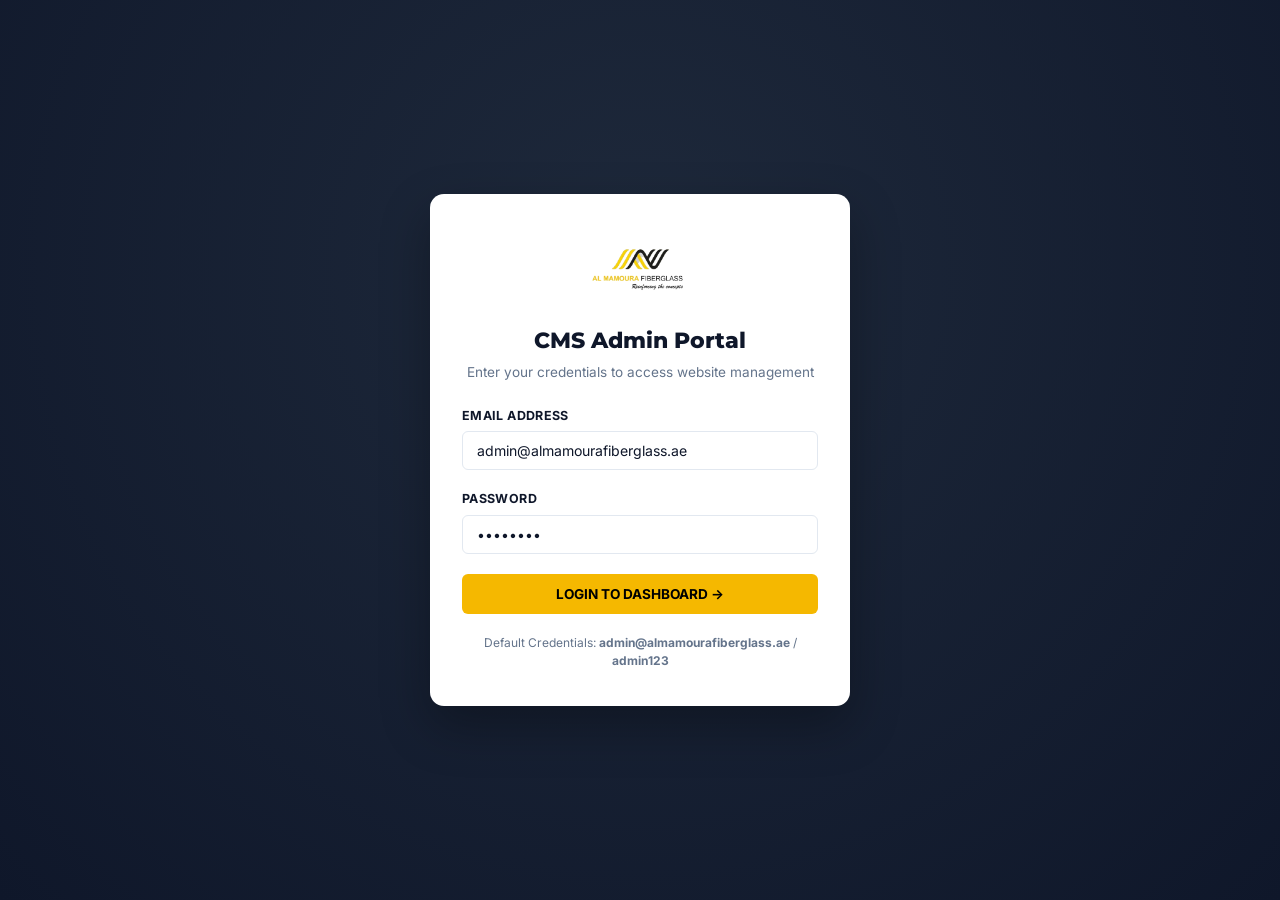
<file: admin/index.html>
<!DOCTYPE html>
<html lang="en">
<head>
  <meta charset="UTF-8">
  <meta name="viewport" content="width=device-width, initial-scale=1.0">
  <title>Al Mamoura Fiberglass | Enterprise CMS Admin Panel</title>
  
  <!-- Fonts -->
  <link rel="preconnect" href="https://fonts.googleapis.com">
  <link rel="preconnect" href="https://fonts.gstatic.com" crossorigin>
  <link href="https://fonts.googleapis.com/css2?family=Inter:wght@400;500;600;700;800&family=Montserrat:wght@600;700;800;900&display=swap" rel="stylesheet">
  
  <!-- Admin Stylesheet -->
  <link rel="stylesheet" href="css/admin.css">
  <link rel="icon" type="image/png" href="../assets/images/logo-transparent.png">
</head>
<body>

  <!-- =========================================================================
       00. AUTHENTICATION / LOGIN OVERLAY
       ========================================================================= -->
  <div class="admin-auth-overlay" id="authOverlay">
    <div class="auth-card">
      <img src="../assets/images/logo-transparent.png" alt="Al Mamoura Fiberglass" class="auth-logo">
      <h2 class="auth-title">CMS Admin Portal</h2>
      <p class="auth-subtitle">Enter your credentials to access website management</p>
      
      <form id="loginForm">
        <div class="form-group" style="text-align: left;">
          <label class="form-label">Email Address</label>
          <input type="email" id="authEmail" class="form-input" value="admin@almamourafiberglass.ae" required>
        </div>
        <div class="form-group" style="text-align: left;">
          <label class="form-label">Password</label>
          <input type="password" id="authPassword" class="form-input" value="admin123" required>
        </div>
        <button type="submit" class="btn btn-primary" style="width: 100%; padding: 12px;">LOGIN TO DASHBOARD &rarr;</button>
      </form>
      <p style="font-size:0.75rem; color:#64748B; margin-top:20px;">
        Default Credentials: <strong>admin@almamourafiberglass.ae</strong> / <strong>admin123</strong>
      </p>
    </div>
  </div>

  <!-- =========================================================================
       01. SIDEBAR NAVIGATION
       ========================================================================= -->
  <aside class="admin-sidebar" id="adminSidebar">
    <div class="sidebar-header">
      <img src="../assets/images/logo-transparent.png" alt="Al Mamoura Fiberglass" class="sidebar-brand-img">
    </div>

    <nav class="sidebar-nav">
      <div class="nav-section-title">MAIN MENU</div>
      <a href="#" class="sidebar-menu-item active" data-tab="dashboard">
        <svg viewBox="0 0 24 24" fill="currentColor"><path d="M3 13h8V3H3v10zm0 8h8v-6H3v6zm10 0h8V11h-8v10zm0-18v6h8V3h-8z"/></svg>
        <span>Dashboard</span>
      </a>
      <a href="#" class="sidebar-menu-item" data-tab="content">
        <svg viewBox="0 0 24 24" fill="currentColor"><path d="M14 2H6c-1.1 0-1.99.9-1.99 2L4 20c0 1.1.89 2 1.99 2H18c1.1 0 2-.9 2-2V8l-6-6zm2 16H8v-2h8v2zm0-4H8v-2h8v2zm-3-5V3.5L18.5 9H13z"/></svg>
        <span>Website Content</span>
      </a>
      <a href="#" class="sidebar-menu-item" data-tab="products">
        <svg viewBox="0 0 24 24" fill="currentColor"><path d="M20 13H4c-.55 0-1-.45-1-1V6c0-.55.45-1 1-1h16c.55 0 1 .45 1 1v6c0 .55-.45 1-1 1zM4 19h16c.55 0 1-.45 1-1v-2c0-.55-.45-1-1-1H4c-.55 0-1 .45-1 1v2c0 .55.45 1 1 1z"/></svg>
        <span>Products</span>
      </a>
      <a href="#" class="sidebar-menu-item" data-tab="projects">
        <svg viewBox="0 0 24 24" fill="currentColor"><path d="M19 3H5c-1.1 0-2 .9-2 2v14c0 1.1.9 2 2 2h14c1.1 0 2-.9 2-2V5c0-1.1-.9-2-2-2zm-2 10h-4v4h-2v-4H7v-2h4V7h2v4h4v2z"/></svg>
        <span>Projects</span>
      </a>
      <a href="#" class="sidebar-menu-item" data-tab="services">
        <svg viewBox="0 0 24 24" fill="currentColor"><path d="M12 2C6.48 2 2 6.48 2 12s4.48 10 10 10 10-4.48 10-10S17.52 2 12 2zm1 15h-2v-6h2v6zm0-8h-2V7h2v2z"/></svg>
        <span>Services</span>
      </a>

      <div class="nav-section-title">LEADS &amp; CRM</div>
      <a href="#" class="sidebar-menu-item" data-tab="enquiries">
        <svg viewBox="0 0 24 24" fill="currentColor"><path d="M20 4H4c-1.1 0-1.99.9-1.99 2L2 18c0 1.1.9 2 2 2h16c1.1 0 2-.9 2-2V6c0-1.1-.9-2-2-2zm0 4l-8 5-8-5V6l8 5 8-5v2z"/></svg>
        <span>Enquiries / Leads</span>
        <span class="badge-count" id="sidebarEnqBadge">3</span>
      </a>

      <div class="nav-section-title">MEDIA &amp; SEO</div>
      <a href="#" class="sidebar-menu-item" data-tab="media">
        <svg viewBox="0 0 24 24" fill="currentColor"><path d="M21 19V5c0-1.1-.9-2-2-2H5c-1.1 0-2 .9-2 2v14c0 1.1.9 2 2 2h14c1.1 0 2-.9 2-2zM8.5 13.5l2.5 3.01L14.5 12l4.5 6H5l3.5-4.5z"/></svg>
        <span>Media Library</span>
      </a>
      <a href="#" class="sidebar-menu-item" data-tab="seo">
        <svg viewBox="0 0 24 24" fill="currentColor"><path d="M15.5 14h-.79l-.28-.27C15.41 12.59 16 11.11 16 9.5 16 5.91 13.09 3 9.5 3S3 5.91 3 9.5 5.91 16 9.5 16c1.61 0 3.09-.59 4.23-1.57l.27.28v.79l5 4.99L20.49 19l-4.99-5zm-6 0C7.01 14 5 11.99 5 9.5S7.01 5 9.5 5 14 7.01 14 9.5 11.99 14 9.5 14z"/></svg>
        <span>SEO Settings</span>
      </a>

      <div class="nav-section-title">ADMINISTRATION</div>
      <a href="#" class="sidebar-menu-item" data-tab="settings">
        <svg viewBox="0 0 24 24" fill="currentColor"><path d="M19.43 12.98c.04-.32.07-.64.07-.98s-.03-.66-.07-.98l2.11-1.65c.19-.15.24-.42.12-.64l-2-3.46c-.12-.22-.39-.3-.61-.22l-2.49 1c-.52-.4-1.08-.73-1.69-.98l-.38-2.65C14.46 2.18 14.25 2 14 2h-4c-.25 0-.46.18-.49.42l-.38 2.65c-.61.25-1.17.59-1.69.98l-2.49-1c-.23-.09-.49 0-.61.22l-2 3.46c-.13.22-.07.49.12.64l2.11 1.65c-.04.32-.07.65-.07.98s.03.66.07.98l-2.11 1.65c-.19.15-.24.42-.12.64l2 3.46c.12.22.39.3.61.22l2.49-1c.52.4 1.08.73 1.69.98l.38 2.65c.03.24.24.42.49.42h4c.25 0 .46-.18.49-.42l.38-2.65c.61-.25 1.17-.59 1.69-.98l2.49 1c.23.09.49 0 .61-.22l2-3.46c.12-.22.07-.49-.12-.64l-2.11-1.65zM12 15.5c-1.93 0-3.5-1.57-3.5-3.5s1.57-3.5 3.5-3.5 3.5 1.57 3.5 3.5-1.57 3.5-3.5 3.5z"/></svg>
        <span>Website Settings</span>
      </a>
      <a href="#" class="sidebar-menu-item" data-tab="users">
        <svg viewBox="0 0 24 24" fill="currentColor"><path d="M12 12c2.21 0 4-1.79 4-4s-1.79-4-4-4-4 1.79-4 4 1.79 4 4 4zm0 2c-2.67 0-8 1.34-8 4v2h16v-2c0-2.66-5.33-4-8-4z"/></svg>
        <span>Admin Users</span>
      </a>
    </nav>

    <div class="sidebar-footer">
      <div class="sidebar-user">
        <div class="user-avatar">AM</div>
        <div class="user-info">
          <div class="user-name">Super Admin</div>
          <div class="user-role">admin@almamourafiberglass.ae</div>
        </div>
      </div>
    </div>
  </aside>

  <!-- =========================================================================
       02. MAIN CONTENT AREA
       ========================================================================= -->
  <main class="admin-main">
    
    <!-- Topbar -->
    <header class="admin-topbar">
      <div class="topbar-search">
        <svg viewBox="0 0 24 24" fill="currentColor"><path d="M15.5 14h-.79l-.28-.27C15.41 12.59 16 11.11 16 9.5 16 5.91 13.09 3 9.5 3S3 5.91 3 9.5 5.91 16 9.5 16c1.61 0 3.09-.59 4.23-1.57l.27.28v.79l5 4.99L20.49 19l-4.99-5zm-6 0C7.01 14 5 11.99 5 9.5S7.01 5 9.5 5 14 7.01 14 9.5 11.99 14 9.5 14z"/></svg>
        <input type="text" placeholder="Search enquiries, products, projects...">
      </div>

      <div class="topbar-actions">
        <a href="../index.html" target="_blank" class="btn-view-site">
          <span>View Live Website</span>
          <svg width="14" height="14" viewBox="0 0 24 24" fill="currentColor"><path d="M19 19H5V5h7V3H5c-1.11 0-2 .9-2 2v14c0 1.1.89 2 2 2h14c1.1 0 2-.9 2-2v-7h-2v7zM14 3v2h3.59l-9.83 9.83 1.41 1.41L19 6.41V10h2V3h-7z"/></svg>
        </a>
        <button class="btn-icon" id="btnLogout" title="Logout">
          <svg width="18" height="18" viewBox="0 0 24 24" fill="currentColor"><path d="M17 7l-1.41 1.41L18.17 11H8v2h10.17l-2.58 2.58L17 17l5-5zM4 5h8V3H4c-1.1 0-2 .9-2 2v14c0 1.1.9 2 2 2h8v-2H4V5z"/></svg>
        </button>
      </div>
    </header>

    <!-- Body Content Panes -->
    <div class="admin-body">
      
      <!-- TAB 1: DASHBOARD -->
      <section class="tab-pane active" id="tab-dashboard">
        <div class="page-header">
          <div>
            <h1 class="page-title">Executive Dashboard</h1>
            <p class="page-subtitle">Real-time overview of website enquiries, products, and operational stats.</p>
          </div>
          <button class="btn btn-primary" onclick="exportEnquiriesCSV()">📥 Export Enquiries (CSV)</button>
        </div>

        <div class="stats-grid">
          <div class="stat-card">
            <div>
              <div class="stat-lbl">Total Enquiries</div>
              <div class="stat-val" id="dashTotalEnquiries">0</div>
            </div>
            <div class="stat-icon-wrap gold">
              <svg width="24" height="24" viewBox="0 0 24 24" fill="currentColor"><path d="M20 4H4c-1.1 0-1.99.9-1.99 2L2 18c0 1.1.9 2 2 2h16c1.1 0 2-.9 2-2V6c0-1.1-.9-2-2-2zm0 4l-8 5-8-5V6l8 5 8-5v2z"/></svg>
            </div>
          </div>

          <div class="stat-card">
            <div>
              <div class="stat-lbl">Active Products</div>
              <div class="stat-val" id="dashTotalProducts">0</div>
            </div>
            <div class="stat-icon-wrap blue">
              <svg width="24" height="24" viewBox="0 0 24 24" fill="currentColor"><path d="M20 13H4c-.55 0-1-.45-1-1V6c0-.55.45-1 1-1h16c.55 0 1 .45 1 1v6c0 .55-.45 1-1 1zM4 19h16c.55 0 1-.45 1-1v-2c0-.55-.45-1-1-1H4c-.55 0-1 .45-1 1v2c0 .55.45 1 1 1z"/></svg>
            </div>
          </div>

          <div class="stat-card">
            <div>
              <div class="stat-lbl">Featured Projects</div>
              <div class="stat-val" id="dashTotalProjects">0</div>
            </div>
            <div class="stat-icon-wrap green">
              <svg width="24" height="24" viewBox="0 0 24 24" fill="currentColor"><path d="M19 3H5c-1.1 0-2 .9-2 2v14c0 1.1.9 2 2 2h14c1.1 0 2-.9 2-2V5c0-1.1-.9-2-2-2zm-2 10h-4v4h-2v-4H7v-2h4V7h2v4h4v2z"/></svg>
            </div>
          </div>

          <div class="stat-card">
            <div>
              <div class="stat-lbl">Core Services</div>
              <div class="stat-val" id="dashTotalServices">0</div>
            </div>
            <div class="stat-icon-wrap purple">
              <svg width="24" height="24" viewBox="0 0 24 24" fill="currentColor"><path d="M12 2C6.48 2 2 6.48 2 12s4.48 10 10 10 10-4.48 10-10S17.52 2 12 2zm1 15h-2v-6h2v6zm0-8h-2V7h2v2z"/></svg>
            </div>
          </div>
        </div>

        <div class="card-box">
          <div class="card-box-header">
            <h3 class="card-box-title">Recent Customer Enquiries &amp; Leads</h3>
            <a href="#" class="btn btn-secondary btn-sm" onclick="document.querySelector('[data-tab=enquiries]').click()">View All Leads</a>
          </div>
          <div class="table-responsive">
            <table class="admin-table">
              <thead>
                <tr>
                  <th>Customer Name &amp; City</th>
                  <th>Required Product/Service</th>
                  <th>Contact Phone</th>
                  <th>Lead Status</th>
                  <th>Date &amp; Time</th>
                </tr>
              </thead>
              <tbody id="dashRecentEnquiriesBody">
                <!-- Rendered dynamically -->
              </tbody>
            </table>
          </div>
        </div>
      </section>

      <!-- TAB 2: WEBSITE CONTENT -->
      <section class="tab-pane" id="tab-content">
        <div class="page-header">
          <div>
            <h1 class="page-title">Website Content Management</h1>
            <p class="page-subtitle">Update homepage text, hero banners, and company overview.</p>
          </div>
          <button class="btn btn-primary" onclick="saveWebsiteSettings()">💾 Save Content Changes</button>
        </div>

        <div class="card-box" style="padding: 24px;">
          <div class="form-group">
            <label class="form-label">Homepage Hero Main Headline</label>
            <input type="text" id="settingHeroTitle" class="form-input">
          </div>
          <div class="form-group">
            <label class="form-label">Homepage Hero Subtitle / Description</label>
            <textarea id="settingHeroSubtitle" class="form-textarea" rows="3"></textarea>
          </div>
        </div>
      </section>

      <!-- TAB 3: PRODUCTS -->
      <section class="tab-pane" id="tab-products">
        <div class="page-header">
          <div>
            <h1 class="page-title">Products Management</h1>
            <p class="page-subtitle">Manage GRP Panel Tanks, Pools, Planters, and Pipes catalog.</p>
          </div>
          <button class="btn btn-primary" onclick="openProductModal()">➕ Add New Product</button>
        </div>

        <div class="card-box">
          <div class="table-responsive">
            <table class="admin-table">
              <thead>
                <tr>
                  <th>Image</th>
                  <th>Product Name &amp; Specs</th>
                  <th>Category</th>
                  <th>Status</th>
                  <th>Featured</th>
                  <th>Actions</th>
                </tr>
              </thead>
              <tbody id="productsTableBody">
                <!-- Rendered dynamically -->
              </tbody>
            </table>
          </div>
        </div>
      </section>

      <!-- TAB 4: PROJECTS -->
      <section class="tab-pane" id="tab-projects">
        <div class="page-header">
          <div>
            <h1 class="page-title">Projects Portfolio</h1>
            <p class="page-subtitle">Manage major projects and installation portfolio.</p>
          </div>
          <button class="btn btn-primary" onclick="document.getElementById('projectModal').classList.add('open')">➕ Add New Project</button>
        </div>

        <div class="card-box">
          <div class="table-responsive">
            <table class="admin-table">
              <thead>
                <tr>
                  <th>Image</th>
                  <th>Project Title &amp; Client</th>
                  <th>Location</th>
                  <th>Category</th>
                  <th>Status</th>
                  <th>Actions</th>
                </tr>
              </thead>
              <tbody id="projectsTableBody">
                <!-- Rendered dynamically -->
              </tbody>
            </table>
          </div>
        </div>
      </section>

      <!-- TAB 5: SERVICES -->
      <section class="tab-pane" id="tab-services">
        <div class="page-header">
          <div>
            <h1 class="page-title">Engineering Services</h1>
            <p class="page-subtitle">Manage core manufacturing and installation services.</p>
          </div>
        </div>

        <div class="card-box">
          <div class="table-responsive">
            <table class="admin-table">
              <thead>
                <tr>
                  <th>Image</th>
                  <th>Service Title</th>
                  <th>Description</th>
                  <th>Status</th>
                  <th>Actions</th>
                </tr>
              </thead>
              <tbody id="servicesTableBody">
                <!-- Rendered dynamically -->
              </tbody>
            </table>
          </div>
        </div>
      </section>

      <!-- TAB 6: ENQUIRIES / CRM -->
      <section class="tab-pane" id="tab-enquiries">
        <div class="page-header">
          <div>
            <h1 class="page-title">Enquiries &amp; CRM Leads</h1>
            <p class="page-subtitle">Track customer enquiries, contact history, and status.</p>
          </div>
          <button class="btn btn-primary" onclick="exportEnquiriesCSV()">📥 Export to CSV</button>
        </div>

        <div class="card-box">
          <div class="table-responsive">
            <table class="admin-table">
              <thead>
                <tr>
                  <th>Customer Name &amp; Date</th>
                  <th>Contact Info</th>
                  <th>Required Service</th>
                  <th>Location</th>
                  <th>Update Status</th>
                  <th>Actions</th>
                </tr>
              </thead>
              <tbody id="enquiriesTableBody">
                <!-- Rendered dynamically -->
              </tbody>
            </table>
          </div>
        </div>
      </section>

      <!-- TAB 7: MEDIA LIBRARY -->
      <section class="tab-pane" id="tab-media">
        <div class="page-header">
          <div>
            <h1 class="page-title">Media Library</h1>
            <p class="page-subtitle">Manage uploaded logos, project photos, and product artwork.</p>
          </div>
        </div>

        <div class="card-box" style="padding: 24px;">
          <div class="media-grid" id="mediaLibraryGrid">
            <!-- Rendered dynamically -->
          </div>
        </div>
      </section>

      <!-- TAB 8: SEO SETTINGS -->
      <section class="tab-pane" id="tab-seo">
        <div class="page-header">
          <div>
            <h1 class="page-title">SEO &amp; Meta Optimization</h1>
            <p class="page-subtitle">Configure search engine meta titles, descriptions, and keywords.</p>
          </div>
          <button class="btn btn-primary" onclick="saveWebsiteSettings()">💾 Save SEO Settings</button>
        </div>

        <div class="card-box" style="padding: 24px;">
          <div class="form-group">
            <label class="form-label">Global Meta Title</label>
            <input type="text" id="seoMetaTitle" class="form-input">
          </div>
          <div class="form-group">
            <label class="form-label">Global Meta Description</label>
            <textarea id="seoMetaDescription" class="form-textarea" rows="3"></textarea>
          </div>
          <div class="form-group">
            <label class="form-label">SEO Keywords (Comma Separated)</label>
            <input type="text" id="seoKeywords" class="form-input">
          </div>
        </div>
      </section>

      <!-- TAB 9: SETTINGS -->
      <section class="tab-pane" id="tab-settings">
        <div class="page-header">
          <div>
            <h1 class="page-title">General Website Settings</h1>
            <p class="page-subtitle">Update company contact details, address, phone numbers, and social links.</p>
          </div>
          <button class="btn btn-primary" onclick="saveWebsiteSettings()">💾 Save General Settings</button>
        </div>

        <div class="card-box" style="padding: 24px;">
          <div class="form-grid">
            <div class="form-group">
              <label class="form-label">Website Title</label>
              <input type="text" id="settingSiteTitle" class="form-input">
            </div>
            <div class="form-group">
              <label class="form-label">Official Email</label>
              <input type="email" id="settingEmail" class="form-input">
            </div>
            <div class="form-group">
              <label class="form-label">Primary Phone</label>
              <input type="text" id="settingPhone1" class="form-input">
            </div>
            <div class="form-group">
              <label class="form-label">Secondary Phone</label>
              <input type="text" id="settingPhone2" class="form-input">
            </div>
            <div class="form-group">
              <label class="form-label">WhatsApp Direct Dial Number</label>
              <input type="text" id="settingWhatsapp" class="form-input">
            </div>
            <div class="form-group">
              <label class="form-label">Business Hours</label>
              <input type="text" id="settingHours" class="form-input">
            </div>
          </div>

          <div class="form-group">
            <label class="form-label">Primary Office / Warehouse Address</label>
            <textarea id="settingAddress" class="form-textarea" rows="2"></textarea>
          </div>

          <h3 class="card-box-title" style="margin: 24px 0 16px;">Social Media Accounts</h3>
          <div class="form-grid">
            <div class="form-group">
              <label class="form-label">LinkedIn Company Page</label>
              <input type="text" id="socialLinkedin" class="form-input">
            </div>
            <div class="form-group">
              <label class="form-label">Instagram Profile</label>
              <input type="text" id="socialInstagram" class="form-input">
            </div>
            <div class="form-group">
              <label class="form-label">Facebook Page</label>
              <input type="text" id="socialFacebook" class="form-input">
            </div>
            <div class="form-group">
              <label class="form-label">YouTube Channel</label>
              <input type="text" id="socialYoutube" class="form-input">
            </div>
          </div>
        </div>
      </section>

      <!-- TAB 10: USERS -->
      <section class="tab-pane" id="tab-users">
        <div class="page-header">
          <div>
            <h1 class="page-title">Admin Users &amp; Roles</h1>
            <p class="page-subtitle">Manage administrative accounts and permissions.</p>
          </div>
        </div>

        <div class="card-box">
          <div class="table-responsive">
            <table class="admin-table">
              <thead>
                <tr>
                  <th>User Name</th>
                  <th>Email Address</th>
                  <th>Role</th>
                  <th>Status</th>
                </tr>
              </thead>
              <tbody id="usersTableBody">
                <!-- Rendered dynamically -->
              </tbody>
            </table>
          </div>
        </div>
      </section>

    </div>
  </main>

  <!-- =========================================================================
       MODALS
       ========================================================================= -->
  <!-- Product Modal -->
  <div class="modal-overlay" id="productModal">
    <div class="modal-box">
      <div class="modal-header">
        <h3 class="modal-title" id="prodModalTitle">Add New Product</h3>
        <button class="btn btn-secondary btn-sm" onclick="closeModal('productModal')">&times;</button>
      </div>
      <div class="modal-body">
        <input type="hidden" id="prodId">
        <div class="form-group">
          <label class="form-label">Product Name *</label>
          <input type="text" id="prodName" class="form-input" required>
        </div>
        <div class="form-grid">
          <div class="form-group">
            <label class="form-label">Category</label>
            <select id="prodCategory" class="form-select">
              <option value="Water Storage">Water Storage</option>
              <option value="Piping Systems">Piping Systems</option>
              <option value="Pools & Leisure">Pools & Leisure</option>
              <option value="Architectural">Architectural</option>
              <option value="GRP Lining">GRP Lining</option>
            </select>
          </div>
          <div class="form-group">
            <label class="form-label">Specifications / Capacity</label>
            <input type="text" id="prodSpec" class="form-input" placeholder="e.g. 1,000 to 500,000 Liters">
          </div>
        </div>
        <div class="form-group">
          <label class="form-label">Description</label>
          <textarea id="prodDesc" class="form-textarea" rows="3"></textarea>
        </div>
        <div class="form-grid">
          <div class="form-group">
            <label class="form-label">Status</label>
            <select id="prodStatus" class="form-select">
              <option value="Published">Published</option>
              <option value="Draft">Draft</option>
            </select>
          </div>
          <div class="form-group" style="display:flex; align-items:center; gap:8px; margin-top:28px;">
            <input type="checkbox" id="prodFeatured">
            <label for="prodFeatured" style="font-size:0.85rem; font-weight:700;">Show as Featured Product</label>
          </div>
        </div>
      </div>
      <div class="modal-footer">
        <button class="btn btn-secondary" onclick="closeModal('productModal')">Cancel</button>
        <button class="btn btn-primary" onclick="saveProduct()">Save Product</button>
      </div>
    </div>
  </div>

  <!-- Project Modal -->
  <div class="modal-overlay" id="projectModal">
    <div class="modal-box">
      <div class="modal-header">
        <h3 class="modal-title">Add New Project</h3>
        <button class="btn btn-secondary btn-sm" onclick="closeModal('projectModal')">&times;</button>
      </div>
      <div class="modal-body">
        <div class="form-group">
          <label class="form-label">Project Title *</label>
          <input type="text" id="projTitle" class="form-input" required>
        </div>
        <div class="form-grid">
          <div class="form-group">
            <label class="form-label">Client Name</label>
            <input type="text" id="projClient" class="form-input">
          </div>
          <div class="form-group">
            <label class="form-label">Location</label>
            <input type="text" id="projLocation" class="form-input" placeholder="e.g. Dubai, UAE">
          </div>
        </div>
        <div class="form-group">
          <label class="form-label">Category</label>
          <input type="text" id="projCategory" class="form-input" placeholder="e.g. Commercial Storage">
        </div>
      </div>
      <div class="modal-footer">
        <button class="btn btn-secondary" onclick="closeModal('projectModal')">Cancel</button>
        <button class="btn btn-primary" onclick="saveProject()">Save Project</button>
      </div>
    </div>
  </div>

  <!-- Toast Notification Container -->
  <div class="toast-container" id="toastContainer"></div>

  <!-- Admin JS Engine -->
  <script src="js/admin.js"></script>
</body>
</html>
</file>
<file: css/style.css>
/* ==========================================================================
   AL MAMOURA FIBERGLASS - REINFORCING THE CONCEPTS
   Master Corporate Design System & Stylesheet (Pure White Theme Edition)
   ========================================================================== */

/* --------------------------------------------------------------------------
   01. DESIGN TOKENS & VARIABLES
   -------------------------------------------------------------------------- */
:root {
  /* Brand Color Palette - Pure White & Professional Gold/Black */
  --brand-white: #FFFFFF;
  --brand-yellow: #F5B800;
  --brand-yellow-hover: #E8A900;
  --brand-gold: #E8A900;
  --brand-gold-glow: rgba(245, 184, 0, 0.25);
  
  /* Text & Surface Colors (Pure White Theme) */
  --brand-black: #000000;
  --brand-charcoal: #111111;
  --brand-dark-grey: #1E293B;
  --brand-mid-grey: #475569;
  --brand-light-grey: #F8FAFC;
  --brand-light-grey-2: #F1F5F9;
  --brand-text-primary: #111111;
  --brand-text-secondary: #334155;
  --brand-text-muted: #64748B;
  --brand-border: #E2E8F0;
  --brand-border-light: #EDF2F7;
  --brand-border-dark: #CBD5E1;
  --brand-header-bg: #FFFFFF;

  /* Typography */
  --font-heading: 'Montserrat', -apple-system, BlinkMacSystemFont, 'Segoe UI', Roboto, sans-serif;
  --font-body: 'Inter', -apple-system, BlinkMacSystemFont, 'Segoe UI', Roboto, sans-serif;

  /* Refined Transitions & Shadows */
  --transition-fast: 0.2s cubic-bezier(0.16, 1, 0.3, 1);
  --transition-normal: 0.3s cubic-bezier(0.16, 1, 0.3, 1);
  --transition-smooth: 0.45s cubic-bezier(0.16, 1, 0.3, 1);

  --shadow-sm: 0 2px 8px rgba(15, 23, 42, 0.04);
  --shadow-md: 0 6px 20px rgba(15, 23, 42, 0.07);
  --shadow-lg: 0 12px 32px rgba(15, 23, 42, 0.10);
  --shadow-gold: 0 4px 16px rgba(245, 184, 0, 0.25);
  --shadow-card: 0 4px 18px rgba(0, 0, 0, 0.06);

  /* Layout Standards */
  --container-max: 1280px;
  --header-height: 78px;
  --topbar-height: 38px;
  --radius-sm: 4px;
  --radius-md: 8px;
  --radius-lg: 12px;
}

/* ==========================================================================
   00. PREMIUM BRAND INTRO SPLASH SCREEN
   ========================================================================== */
.brand-intro-screen {
  position: fixed;
  top: 0;
  left: 0;
  width: 100vw;
  height: 100vh;
  background-color: #FFFFFF;
  background-image: 
    radial-gradient(circle at 50% 40%, rgba(245, 184, 0, 0.07) 0%, transparent 60%),
    radial-gradient(circle at 80% 20%, rgba(245, 184, 0, 0.03) 0%, transparent 40%);
  z-index: 999999;
  display: flex;
  align-items: center;
  justify-content: center;
  text-align: center;
  opacity: 1;
  visibility: visible;
  transition: opacity 0.75s cubic-bezier(0.16, 1, 0.3, 1), 
              visibility 0.75s cubic-bezier(0.16, 1, 0.3, 1),
              transform 0.75s cubic-bezier(0.16, 1, 0.3, 1);
  overflow: hidden;
}

.brand-intro-screen.fade-out {
  opacity: 0;
  visibility: hidden;
  transform: scale(1.02);
  pointer-events: none;
}

.intro-content-wrap {
  display: flex;
  flex-direction: column;
  align-items: center;
  justify-content: center;
  padding: 24px;
  max-width: 520px;
  width: 90%;
}

.intro-logo-box {
  position: relative;
  margin-bottom: 22px;
  opacity: 0;
  transform: scale(0.92) translateY(10px);
  animation: introLogoFadeIn 1s cubic-bezier(0.16, 1, 0.3, 1) forwards 0.15s;
}

.intro-logo-img {
  width: 220px;
  height: auto;
  max-height: 80px;
  object-fit: contain;
  display: block;
}

/* Shimmer Light Reflection Sweep across Logo */
.intro-shimmer-sweep {
  position: absolute;
  top: 0;
  left: -100%;
  width: 60%;
  height: 100%;
  background: linear-gradient(
    90deg, 
    transparent 0%, 
    rgba(255, 255, 255, 0.85) 50%, 
    transparent 100%
  );
  transform: skewX(-25deg);
  animation: introShimmerSweep 1.2s ease-in-out 0.75s forwards;
  pointer-events: none;
}

.intro-title {
  font-family: var(--font-heading);
  font-size: clamp(1.2rem, 3vw, 1.55rem);
  font-weight: 900;
  letter-spacing: 0.14em;
  color: #000000;
  text-transform: uppercase;
  margin: 0 0 10px 0;
  opacity: 0;
  transform: translateY(12px);
  animation: introTextFadeUp 0.8s cubic-bezier(0.16, 1, 0.3, 1) forwards 0.4s;
}

.intro-accent-line {
  width: 48px;
  height: 3px;
  background: var(--brand-yellow);
  border-radius: 2px;
  margin-bottom: 12px;
  opacity: 0;
  transform: scaleX(0);
  animation: introLineExpand 0.8s cubic-bezier(0.16, 1, 0.3, 1) forwards 0.6s;
}

.intro-tagline {
  font-family: var(--font-body);
  font-size: clamp(0.85rem, 2vw, 0.98rem);
  font-weight: 500;
  color: var(--brand-mid-grey);
  letter-spacing: 0.04em;
  margin: 0 0 26px 0;
  opacity: 0;
  transform: translateY(8px);
  animation: introTextFadeUp 0.8s cubic-bezier(0.16, 1, 0.3, 1) forwards 0.7s;
}

.intro-loader-track {
  width: 140px;
  height: 3px;
  background: #E2E8F0;
  border-radius: 3px;
  overflow: hidden;
  opacity: 0;
  animation: introFadeOnly 0.5s ease forwards 0.8s;
}

.intro-loader-bar {
  width: 0%;
  height: 100%;
  background: linear-gradient(90deg, var(--brand-yellow), #FFD700);
  border-radius: 3px;
  animation: introProgressFill 1.7s cubic-bezier(0.4, 0, 0.2, 1) forwards 0.85s;
}

/* Intro Keyframe Animations */
@keyframes introLogoFadeIn {
  to {
    opacity: 1;
    transform: scale(1) translateY(0);
  }
}

@keyframes introShimmerSweep {
  0% {
    left: -100%;
  }
  100% {
    left: 200%;
  }
}

@keyframes introTextFadeUp {
  to {
    opacity: 1;
    transform: translateY(0);
  }
}

@keyframes introLineExpand {
  to {
    opacity: 1;
    transform: scaleX(1);
  }
}

@keyframes introFadeOnly {
  to {
    opacity: 1;
  }
}

@keyframes introProgressFill {
  0% {
    width: 0%;
  }
  100% {
    width: 100%;
  }
}

@media (max-width: 480px) {
  .intro-logo-img {
    width: 170px;
  }
  .intro-title {
    font-size: 1.15rem;
    letter-spacing: 0.1em;
  }
  .intro-tagline {
    font-size: 0.82rem;
  }
}

/* --------------------------------------------------------------------------
   02. RESET & BASE
   -------------------------------------------------------------------------- */
*, *::before, *::after {
  box-sizing: border-box;
  margin: 0;
  padding: 0;
}

html {
  scroll-behavior: smooth;
  font-size: 16px;
  -webkit-font-smoothing: antialiased;
  -moz-osx-font-smoothing: grayscale;
}

body {
  font-family: var(--font-body);
  color: var(--brand-text-primary);
  background-color: var(--brand-white);
  line-height: 1.6;
  overflow-x: hidden;
}

body.no-scroll {
  overflow: hidden;
}

img, svg, video {
  max-width: 100%;
  height: auto;
  display: block;
}

a {
  color: inherit;
  text-decoration: none;
  transition: color var(--transition-fast), transform var(--transition-fast);
}

button, input, select, textarea {
  font-family: inherit;
  font-size: inherit;
  border: none;
  outline: none;
  background: none;
}

button {
  cursor: pointer;
}

ul, ol {
  list-style: none;
}

/* --------------------------------------------------------------------------
   03. BALANCED PROFESSIONAL TYPOGRAPHY (PURE BLACK & GOLD)
   -------------------------------------------------------------------------- */
h1, h2, h3, h4, h5, h6 {
  font-family: var(--font-heading);
  font-weight: 800;
  color: var(--brand-black);
  line-height: 1.2;
  letter-spacing: -0.01em;
  text-transform: uppercase;
}

.highlight-gold, .text-gold {
  color: var(--brand-yellow);
}

.text-white {
  color: var(--brand-white);
}

.text-black {
  color: var(--brand-black);
}

.text-muted {
  color: var(--brand-text-muted);
}

.section-label {
  display: inline-flex;
  align-items: center;
  gap: 8px;
  font-family: var(--font-heading);
  font-size: 0.76rem;
  font-weight: 800;
  letter-spacing: 0.14em;
  text-transform: uppercase;
  color: var(--brand-yellow);
  margin-bottom: 10px;
}

.section-label::before {
  content: '';
  display: inline-block;
  width: 18px;
  height: 2.5px;
  background: var(--brand-yellow);
}

.section-title {
  font-size: clamp(1.65rem, 2.4vw, 2.25rem);
  font-weight: 800;
  margin-bottom: 14px;
  letter-spacing: -0.01em;
  color: var(--brand-black);
}

.section-subtitle {
  font-size: 0.98rem;
  color: var(--brand-text-secondary);
  max-width: 680px;
  line-height: 1.65;
}

/* Universal Light / White Section Mapping */
.dark-section {
  background-color: var(--brand-white);
}

.dark-section .section-title {
  color: var(--brand-black);
}

.dark-section .section-subtitle {
  color: var(--brand-text-secondary);
}

/* --------------------------------------------------------------------------
   04. REUSABLE CONTAINER & BUTTONS
   -------------------------------------------------------------------------- */
.container {
  width: 100%;
  max-width: var(--container-max);
  margin: 0 auto;
  padding: 0 20px;
}

.section-pad {
  padding: 80px 0;
  position: relative;
  background-color: var(--brand-white);
}

.section-pad-sm {
  padding: 50px 0;
}

/* Hexagon Badge */
.hex-badge {
  width: 44px;
  height: 48px;
  background: var(--brand-yellow);
  clip-path: polygon(50% 0%, 100% 25%, 100% 75%, 50% 100%, 0% 75%, 0% 25%);
  display: inline-flex;
  align-items: center;
  justify-content: center;
  color: #000000;
  font-weight: 800;
  font-size: 0.95rem;
}

.hex-badge.dark {
  background: #111111;
  color: var(--brand-yellow);
  border: 1px solid var(--brand-yellow);
}

/* Buttons */
.btn {
  display: inline-flex;
  align-items: center;
  justify-content: center;
  gap: 10px;
  padding: 12px 24px;
  font-family: var(--font-heading);
  font-size: 0.8rem;
  font-weight: 800;
  letter-spacing: 0.06em;
  text-transform: uppercase;
  border-radius: var(--radius-sm);
  transition: all var(--transition-fast);
  white-space: nowrap;
}

.btn-primary {
  background: var(--brand-yellow);
  color: #000000;
  box-shadow: 0 3px 12px rgba(245, 184, 0, 0.25);
}

.btn-primary:hover {
  background: #000000;
  color: var(--brand-yellow);
  transform: translateY(-2px);
  box-shadow: var(--shadow-md);
}

.btn-secondary {
  background: transparent;
  color: #000000;
  border: 1.5px solid #000000;
}

.btn-secondary:hover {
  background: var(--brand-yellow);
  color: #000000;
  border-color: var(--brand-yellow);
  transform: translateY(-2px);
}

.btn-dark {
  background: #111111;
  color: #FFFFFF;
  border: 1px solid #111111;
}

.btn-dark:hover {
  background: var(--brand-yellow);
  color: #000000;
  border-color: var(--brand-yellow);
  transform: translateY(-2px);
  box-shadow: var(--shadow-gold);
}

.btn-outline-gold {
  background: transparent;
  color: #000000;
  border: 1.5px solid var(--brand-yellow);
}

.btn-outline-gold:hover {
  background: var(--brand-yellow);
  color: #000000;
  transform: translateY(-2px);
  box-shadow: var(--shadow-gold);
}

.btn-sm {
  padding: 9px 18px;
  font-size: 0.76rem;
}

/* --------------------------------------------------------------------------
   05. TOP INFO BAR & STICKY HEADER (PURE WHITE BG + BLACK TEXT)
   -------------------------------------------------------------------------- */
.top-info-bar {
  background: #F8FAFC;
  color: #475569;
  font-size: 0.78rem;
  border-bottom: 1px solid #E2E8F0;
  height: var(--topbar-height);
  display: flex;
  align-items: center;
  position: relative;
  z-index: 1001;
}

.top-info-inner {
  display: flex;
  align-items: center;
  justify-content: space-between;
}

.top-contact-links {
  display: flex;
  align-items: center;
  gap: 20px;
}

.top-contact-item {
  display: flex;
  align-items: center;
  gap: 6px;
}

.top-contact-item svg {
  color: var(--brand-yellow);
  width: 14px;
  height: 14px;
}

.top-contact-item a {
  color: #111111;
  font-weight: 600;
}

.top-contact-item a:hover {
  color: var(--brand-yellow);
}

.top-badge-location {
  display: inline-flex;
  align-items: center;
  gap: 6px;
  color: #111111;
  font-weight: 600;
}

.top-badge-location svg {
  color: var(--brand-yellow);
}

.top-right-meta {
  display: flex;
  align-items: center;
  gap: 16px;
}

.top-social-links {
  display: flex;
  align-items: center;
  gap: 8px;
}

.top-social-link {
  color: #111111;
  display: inline-flex;
  align-items: center;
  justify-content: center;
  width: 24px;
  height: 24px;
  border-radius: 50%;
  background: #E2E8F0;
  transition: background var(--transition-fast), color var(--transition-fast), transform var(--transition-fast);
}

.top-social-link:hover {
  background: var(--brand-yellow);
  color: #000000;
  transform: translateY(-1px);
}

.footer-social-bar {
  display: flex;
  align-items: center;
  gap: 10px;
  margin-top: 10px;
}

.footer-social-btn {
  display: inline-flex;
  align-items: center;
  gap: 6px;
  padding: 6px 14px;
  border-radius: 4px;
  background: #F1F5F9;
  border: 1px solid var(--brand-border);
  color: #111111;
  font-family: var(--font-heading);
  font-size: 0.74rem;
  font-weight: 700;
  text-decoration: none;
  transition: all var(--transition-fast);
}

.footer-social-btn:hover {
  background: var(--brand-yellow);
  border-color: var(--brand-yellow);
  color: #000000;
  transform: translateY(-2px);
  box-shadow: 0 4px 12px rgba(245, 184, 0, 0.25);
}

/* Main Sticky Header - Clean White Background */
.main-header {
  position: sticky;
  top: 0;
  left: 0;
  width: 100%;
  height: var(--header-height);
  background: #FFFFFF;
  border-bottom: 2px solid var(--brand-yellow);
  box-shadow: 0 2px 12px rgba(0, 0, 0, 0.05);
  z-index: 1000;
  transition: height var(--transition-normal), background var(--transition-normal), box-shadow var(--transition-normal);
}

.main-header.scrolled {
  height: 68px;
  box-shadow: 0 4px 18px rgba(0, 0, 0, 0.08);
}

.header-container {
  display: flex;
  align-items: center;
  justify-content: space-between;
  height: 100%;
}

/* Brand Logo Container */
.brand-logo-wrap {
  display: inline-flex;
  align-items: center;
  gap: 12px;
  height: 100%;
  text-decoration: none;
  transition: opacity var(--transition-fast), transform var(--transition-fast);
}

.brand-logo-wrap:hover {
  opacity: 0.92;
}

.brand-logo-wrap img {
  width: 160px;
  height: auto;
  max-height: 52px;
  object-fit: contain;
  display: block;
}

@media (max-width: 768px) {
  .brand-logo-wrap img {
    width: 120px;
    max-height: 42px;
  }
}

/* Navigation Menu - Pure Black #000000 with Yellow Active Accent */
.nav-menu {
  display: flex;
  align-items: center;
  gap: 24px;
}

.nav-link {
  font-family: var(--font-heading);
  font-size: 0.8rem;
  font-weight: 700;
  letter-spacing: 0.05em;
  text-transform: uppercase;
  color: #000000;
  padding: 8px 0;
  position: relative;
  display: inline-flex;
  align-items: center;
  gap: 4px;
  transition: color var(--transition-fast);
}

.nav-link:hover {
  color: var(--brand-yellow);
}

.nav-link.active {
  color: var(--brand-yellow);
}

/* Yellow Underline Indicator on Active/Hover */
.nav-link::after {
  content: '';
  position: absolute;
  bottom: 0;
  left: 0;
  width: 0;
  height: 2.5px;
  background: var(--brand-yellow);
  transition: width var(--transition-fast);
}

.nav-link:hover::after,
.nav-link.active::after {
  width: 100%;
}

/* Mega Menu Trigger Chevron (Pure Black) */
.nav-item-has-mega {
  position: relative;
}

.mega-menu-trigger {
  display: flex;
  align-items: center;
  gap: 4px;
  color: #000000;
}

.mega-menu-trigger svg {
  width: 10px;
  height: 10px;
  fill: #000000;
  transition: transform var(--transition-fast), fill var(--transition-fast);
}

.nav-link:hover .mega-menu-trigger svg,
.nav-item-has-mega:hover .mega-menu-trigger svg,
.nav-item-has-mega.open .mega-menu-trigger svg {
  transform: rotate(180deg);
  fill: var(--brand-yellow);
}

.mega-menu-container {
  position: absolute;
  top: 100%;
  left: 50%;
  transform: translateX(-50%) translateY(10px);
  width: 860px;
  background: #FFFFFF;
  border: 1px solid var(--brand-border);
  border-top: 3px solid var(--brand-yellow);
  box-shadow: 0 16px 36px rgba(0, 0, 0, 0.12);
  padding: 24px 28px;
  opacity: 0;
  visibility: hidden;
  transition: all var(--transition-fast);
  border-radius: 0 0 var(--radius-md) var(--radius-md);
  z-index: 1050;
}

.nav-item-has-mega:hover .mega-menu-container,
.nav-item-has-mega.open .mega-menu-container {
  opacity: 1;
  visibility: visible;
  transform: translateX(-50%) translateY(0);
}

.mega-grid {
  display: grid;
  grid-template-columns: repeat(3, 1fr);
  gap: 20px;
}

.mega-col-title {
  font-size: 0.78rem;
  font-weight: 800;
  color: #000000;
  letter-spacing: 0.1em;
  padding-bottom: 6px;
  border-bottom: 1.5px solid var(--brand-yellow);
  margin-bottom: 10px;
  display: flex;
  align-items: center;
  gap: 6px;
}

.mega-col-title svg {
  width: 14px;
  height: 14px;
  fill: var(--brand-yellow);
}

.mega-list li {
  margin-bottom: 6px;
}

.mega-list a {
  font-size: 0.82rem;
  color: #334155;
  font-weight: 600;
  display: flex;
  align-items: center;
  gap: 6px;
  padding: 3px 0;
  transition: color var(--transition-fast), transform var(--transition-fast);
}

.mega-list a::before {
  content: '▸';
  color: var(--brand-yellow);
  font-size: 0.65rem;
}

.mega-list a:hover {
  color: var(--brand-yellow);
  transform: translateX(3px);
}

.mega-footer-banner {
  margin-top: 16px;
  padding-top: 12px;
  border-top: 1px solid var(--brand-border);
  display: flex;
  align-items: center;
  justify-content: space-between;
  font-size: 0.78rem;
  color: #475569;
}

/* Mobile Toggle & Offcanvas */
.mobile-nav-toggle {
  display: none;
  flex-direction: column;
  justify-content: space-between;
  width: 28px;
  height: 20px;
  background: none;
  cursor: pointer;
  z-index: 1100;
}

.mobile-nav-toggle span {
  display: block;
  height: 2.5px;
  width: 100%;
  background: #000000;
  border-radius: 2px;
  transition: all var(--transition-fast);
}

.mobile-nav-toggle.active span:nth-child(1) {
  transform: translateY(8.5px) rotate(45deg);
  background: var(--brand-yellow);
}

.mobile-nav-toggle.active span:nth-child(2) {
  opacity: 0;
}

.mobile-nav-toggle.active span:nth-child(3) {
  transform: translateY(-8.5px) rotate(-45deg);
  background: var(--brand-yellow);
}

/* Mobile Navigation Drawer */
.mobile-nav-drawer {
  position: fixed;
  top: 0;
  right: -100%;
  width: 300px;
  height: 100vh;
  background: #FFFFFF;
  box-shadow: 0 10px 35px rgba(0, 0, 0, 0.15);
  z-index: 1090;
  padding: 85px 20px 24px;
  display: flex;
  flex-direction: column;
  justify-content: space-between;
  overflow-y: auto;
  transition: right var(--transition-normal);
}

.mobile-nav-drawer.active {
  right: 0;
}

.mobile-menu-links {
  display: flex;
  flex-direction: column;
  gap: 10px;
}

.mobile-menu-link {
  font-family: var(--font-heading);
  font-size: 0.9rem;
  font-weight: 700;
  color: #000000;
  text-transform: uppercase;
  display: block;
  border-bottom: 1px solid #E2E8F0;
  padding: 8px 0;
  transition: color var(--transition-fast);
}

.mobile-menu-link:hover,
.mobile-menu-link.active {
  color: var(--brand-yellow);
}

/* --------------------------------------------------------------------------
   06. HERO SECTION (PURE WHITE THEME)
   -------------------------------------------------------------------------- */
.hero-section {
  position: relative;
  background: #FFFFFF;
  color: #111111;
  padding: 50px 0 0;
  overflow: hidden;
}

.hero-bg-overlay {
  position: absolute;
  inset: 0;
  background: radial-gradient(circle at 75% 35%, rgba(245, 184, 0, 0.08) 0%, transparent 60%), #FFFFFF;
  z-index: 1;
}

.hero-container {
  position: relative;
  z-index: 2;
  display: grid;
  grid-template-columns: 1.1fr 0.9fr;
  gap: 40px;
  align-items: center;
  padding-bottom: 40px;
}

.hero-content {
  max-width: 620px;
}

.hero-badge-tag {
  display: inline-flex;
  align-items: center;
  gap: 8px;
  background: #FFFDF0;
  border: 1px solid rgba(245, 184, 0, 0.4);
  padding: 6px 14px;
  border-radius: 30px;
  font-family: var(--font-heading);
  font-size: 0.74rem;
  font-weight: 800;
  letter-spacing: 0.12em;
  color: #000000;
  text-transform: uppercase;
  margin-bottom: 18px;
}

.hero-badge-dot {
  width: 6px;
  height: 6px;
  background: var(--brand-yellow);
  border-radius: 50%;
}

.hero-headline {
  font-size: clamp(2rem, 3.2vw, 2.75rem);
  font-weight: 900;
  line-height: 1.14;
  margin-bottom: 18px;
  letter-spacing: -0.02em;
  color: #000000;
}

.hero-headline .line-yellow {
  color: var(--brand-yellow);
  display: block;
}

.hero-description {
  font-size: 1rem;
  line-height: 1.65;
  color: #334155;
  margin-bottom: 28px;
  font-weight: 400;
}

.hero-cta-group {
  display: flex;
  align-items: center;
  gap: 16px;
  margin-bottom: 10px;
  flex-wrap: wrap;
}

.hero-visual-col {
  position: relative;
}

.hero-single-frame {
  position: relative;
  border-radius: var(--radius-md);
  overflow: hidden;
  border: 2px solid var(--brand-yellow);
  box-shadow: var(--shadow-md);
}

.hero-single-frame img {
  width: 100%;
  height: 400px;
  object-fit: cover;
  display: block;
}

.hero-floating-spec {
  position: absolute;
  bottom: 16px;
  left: 16px;
  background: rgba(255, 255, 255, 0.98);
  border: 1px solid #E2E8F0;
  border-left: 3.5px solid var(--brand-yellow);
  padding: 12px 18px;
  border-radius: var(--radius-sm);
  box-shadow: 0 6px 20px rgba(0, 0, 0, 0.1);
  z-index: 3;
}

.hero-spec-title {
  font-size: 0.7rem;
  font-weight: 800;
  letter-spacing: 0.1em;
  color: #000000;
  text-transform: uppercase;
}

.hero-spec-val {
  font-family: var(--font-heading);
  font-size: 0.95rem;
  font-weight: 800;
  color: #000000;
  margin-top: 2px;
}

/* Bottom Hero 4 Engineering Pillars Bar */
.hero-pillars-bar {
  border-top: 1px solid #E2E8F0;
  border-bottom: 1px solid #E2E8F0;
  background: #F8FAFC;
  padding: 18px 0;
  position: relative;
  z-index: 2;
  width: 100%;
}

.pillars-grid {
  display: grid;
  grid-template-columns: repeat(4, 1fr);
  gap: 16px;
}

.pillar-item {
  display: flex;
  align-items: center;
  gap: 12px;
  padding: 8px 12px;
  border-left: 2px solid rgba(245, 184, 0, 0.5);
  transition: all var(--transition-fast);
}

.pillar-item:hover {
  border-left-color: var(--brand-yellow);
  background: #FFFFFF;
}

.pillar-icon-box {
  width: 36px;
  height: 36px;
  background: rgba(245, 184, 0, 0.15);
  border: 1px solid rgba(245, 184, 0, 0.4);
  display: flex;
  align-items: center;
  justify-content: center;
  color: #000000;
  border-radius: var(--radius-sm);
  flex-shrink: 0;
}

.pillar-icon-box svg {
  width: 18px;
  height: 18px;
  color: var(--brand-yellow);
}

.pillar-text h4 {
  font-size: 0.78rem;
  font-weight: 800;
  color: #000000;
  letter-spacing: 0.04em;
  margin-bottom: 2px;
}

.pillar-text p {
  font-size: 0.72rem;
  color: #475569;
  line-height: 1.25;
}

/* --------------------------------------------------------------------------
   07. TRUST / STATISTICS COUNTER
   -------------------------------------------------------------------------- */
.stats-section {
  background: var(--brand-white);
  border-bottom: 1px solid var(--brand-border);
  position: relative;
}

.stats-grid {
  display: grid;
  grid-template-columns: repeat(4, 1fr);
  gap: 24px;
  padding: 36px 0;
}

.stat-card {
  display: flex;
  flex-direction: column;
  padding: 18px 20px;
  border-left: 3.5px solid var(--brand-yellow);
  background: #F8FAFC;
  border: 1px solid #E2E8F0;
  border-left: 3.5px solid var(--brand-yellow);
  border-radius: 0 var(--radius-sm) var(--radius-sm) 0;
  box-shadow: var(--shadow-sm);
  transition: transform var(--transition-fast);
}

.stat-card:hover {
  transform: translateY(-2px);
  box-shadow: var(--shadow-md);
  background: #FFFFFF;
}

.stat-number-wrap {
  display: flex;
  align-items: baseline;
  gap: 3px;
  margin-bottom: 4px;
}

.stat-number {
  font-family: var(--font-heading);
  font-size: clamp(1.8rem, 2.6vw, 2.4rem);
  font-weight: 900;
  color: #000000;
  line-height: 1;
}

.stat-symbol {
  font-family: var(--font-heading);
  font-size: 1.5rem;
  font-weight: 900;
  color: var(--brand-yellow);
}

.stat-label {
  font-family: var(--font-heading);
  font-size: 0.8rem;
  font-weight: 700;
  color: #000000;
  text-transform: uppercase;
  letter-spacing: 0.04em;
}

.stat-desc {
  font-size: 0.75rem;
  color: var(--brand-text-muted);
  margin-top: 3px;
}

/* --------------------------------------------------------------------------
   08. ABOUT AL MAMOURA
   -------------------------------------------------------------------------- */
.about-section {
  background: var(--brand-white);
}

.about-grid {
  display: grid;
  grid-template-columns: 1.05fr 0.95fr;
  gap: 48px;
  align-items: center;
}

.about-editorial p {
  font-size: 0.95rem;
  color: #334155;
  margin-bottom: 16px;
  line-height: 1.7;
}

.about-lead {
  font-size: 1.05rem !important;
  font-weight: 600;
  color: #000000 !important;
  border-left: 3px solid var(--brand-yellow);
  padding-left: 16px;
  margin-bottom: 20px !important;
}

.about-feature-checks {
  display: grid;
  grid-template-columns: 1fr 1fr;
  gap: 12px;
  margin: 24px 0;
}

.feature-check-item {
  display: flex;
  align-items: center;
  gap: 10px;
  font-weight: 600;
  font-size: 0.86rem;
  color: #000000;
}

.feature-check-item svg {
  width: 18px;
  height: 18px;
  color: var(--brand-yellow);
  flex-shrink: 0;
}

.about-visual-wrap {
  position: relative;
}

.about-main-img-box {
  position: relative;
  border-radius: var(--radius-md);
  overflow: hidden;
  border: 2px solid var(--brand-border);
  box-shadow: var(--shadow-md);
}

.about-main-img-box img {
  width: 100%;
  height: 380px;
  object-fit: cover;
}

.about-floating-card {
  position: absolute;
  bottom: -20px;
  right: -10px;
  background: #FFFFFF;
  color: #000000;
  padding: 18px 24px;
  border-radius: var(--radius-sm);
  border: 1px solid #E2E8F0;
  border-left: 4px solid var(--brand-yellow);
  box-shadow: 0 10px 30px rgba(0, 0, 0, 0.1);
  max-width: 280px;
}

.about-floating-card h4 {
  font-size: 0.84rem;
  color: #000000;
  margin-bottom: 4px;
}

.about-floating-card p {
  font-size: 0.76rem;
  color: #475569;
  line-height: 1.4;
}

/* --------------------------------------------------------------------------
   09. COMPANY JOURNEY TIMELINE
   -------------------------------------------------------------------------- */
.journey-section {
  background: #F8FAFC;
  border-top: 1px solid #E2E8F0;
  border-bottom: 1px solid #E2E8F0;
}

.timeline-track {
  position: relative;
  max-width: 900px;
  margin: 40px auto 0;
  padding: 10px 0;
}

.timeline-track::before {
  content: '';
  position: absolute;
  top: 0;
  bottom: 0;
  left: 50%;
  width: 2px;
  background: #CBD5E1;
  transform: translateX(-50%);
}

.timeline-node {
  position: relative;
  margin-bottom: 40px;
  display: flex;
  align-items: center;
}

.timeline-node:nth-child(odd) {
  flex-direction: row-reverse;
}

.timeline-content {
  width: calc(50% - 40px);
  background: var(--brand-white);
  padding: 24px;
  border-radius: var(--radius-md);
  box-shadow: var(--shadow-sm);
  border: 1px solid #E2E8F0;
  border-top: 3px solid var(--brand-yellow);
  position: relative;
  transition: transform var(--transition-fast);
}

.timeline-content:hover {
  transform: translateY(-3px);
  box-shadow: var(--shadow-md);
}

.timeline-badge {
  display: inline-block;
  background: var(--brand-yellow);
  color: #000000;
  font-family: var(--font-heading);
  font-size: 0.74rem;
  font-weight: 900;
  letter-spacing: 0.08em;
  padding: 4px 10px;
  border-radius: var(--radius-sm);
  margin-bottom: 8px;
}

.timeline-node-title {
  font-size: 1.05rem;
  font-weight: 800;
  margin-bottom: 8px;
  color: #000000;
}

.timeline-node-desc {
  font-size: 0.86rem;
  color: #475569;
  line-height: 1.6;
}

.timeline-dot-center {
  position: absolute;
  left: 50%;
  transform: translateX(-50%);
  width: 20px;
  height: 20px;
  background: var(--brand-white);
  border: 4px solid var(--brand-yellow);
  border-radius: 50%;
  z-index: 2;
  box-shadow: 0 0 0 3px #CBD5E1;
}

/* --------------------------------------------------------------------------
   10. VISION & MISSION
   -------------------------------------------------------------------------- */
.vision-mission-section {
  background: var(--brand-white);
  color: #111111;
  position: relative;
}

.vm-grid {
  display: grid;
  grid-template-columns: 1fr 1fr;
  gap: 30px;
  margin-top: 40px;
}

.vm-card {
  background: #FFFFFF;
  border: 1px solid #E2E8F0;
  border-top: 3.5px solid var(--brand-yellow);
  border-radius: var(--radius-md);
  padding: 36px 30px;
  box-shadow: var(--shadow-sm);
  transition: all var(--transition-normal);
}

.vm-card:hover {
  border-color: var(--brand-yellow);
  transform: translateY(-4px);
  box-shadow: var(--shadow-md);
}

.vm-icon-wrap {
  width: 52px;
  height: 52px;
  background: rgba(245, 184, 0, 0.12);
  border: 1.5px solid var(--brand-yellow);
  border-radius: 50%;
  display: flex;
  align-items: center;
  justify-content: center;
  color: #000000;
  margin-bottom: 20px;
}

.vm-icon-wrap svg {
  width: 26px;
  height: 26px;
  color: var(--brand-yellow);
}

.vm-title {
  font-size: 1.3rem;
  color: #000000;
  margin-bottom: 12px;
}

.vm-quote {
  font-size: 0.94rem;
  line-height: 1.7;
  color: #334155;
  font-style: italic;
}

/* --------------------------------------------------------------------------
   11. PRODUCTS MEGA SECTION & ECOSYSTEM
   -------------------------------------------------------------------------- */
.products-mega-section {
  background: var(--brand-white);
}

.category-pills-bar {
  display: flex;
  align-items: center;
  gap: 10px;
  overflow-x: auto;
  padding-bottom: 10px;
  margin: 28px 0 36px;
}

.category-pill-btn {
  padding: 10px 20px;
  background: #F8FAFC;
  border: 1px solid var(--brand-border);
  color: #111111;
  font-family: var(--font-heading);
  font-size: 0.76rem;
  font-weight: 700;
  letter-spacing: 0.05em;
  border-radius: 30px;
  white-space: nowrap;
  transition: all var(--transition-fast);
}

.category-pill-btn:hover,
.category-pill-btn.active {
  background: var(--brand-yellow);
  color: #000000;
  border-color: var(--brand-yellow);
}

.product-ecosystem-grid {
  display: grid;
  grid-template-columns: repeat(3, 1fr);
  gap: 26px;
}

.product-card {
  background: var(--brand-white);
  border: 1px solid var(--brand-border);
  border-radius: var(--radius-md);
  overflow: hidden;
  box-shadow: var(--shadow-sm);
  transition: all var(--transition-normal);
  display: flex;
  flex-direction: column;
}

.product-card:hover {
  transform: translateY(-5px);
  box-shadow: var(--shadow-md);
  border-color: var(--brand-yellow);
}

.product-card-img {
  position: relative;
  height: 200px;
  background: #EDF2F7;
  overflow: hidden;
}

.product-card-img img {
  width: 100%;
  height: 100%;
  object-fit: cover;
  transition: transform var(--transition-smooth);
}

.product-card:hover .product-card-img img {
  transform: scale(1.05);
}

.product-tag-floating {
  position: absolute;
  top: 12px;
  left: 12px;
  background: rgba(255, 255, 255, 0.95);
  color: #000000;
  border: 1px solid rgba(245, 184, 0, 0.5);
  font-family: var(--font-heading);
  font-size: 0.68rem;
  font-weight: 800;
  letter-spacing: 0.08em;
  padding: 4px 10px;
  border-radius: var(--radius-sm);
  text-transform: uppercase;
}

.product-card-body {
  padding: 20px;
  display: flex;
  flex-direction: column;
  flex-grow: 1;
}

.product-card-title {
  font-size: 1.05rem;
  font-weight: 800;
  margin-bottom: 8px;
  color: #000000;
}

.product-card-desc {
  font-size: 0.84rem;
  color: #475569;
  line-height: 1.55;
  margin-bottom: 14px;
  flex-grow: 1;
}

.product-card-features {
  display: flex;
  flex-wrap: wrap;
  gap: 6px;
  margin-bottom: 16px;
}

.prod-feat-badge {
  font-size: 0.68rem;
  font-weight: 600;
  background: #F1F5F9;
  color: #1E293B;
  padding: 3px 8px;
  border-radius: 3px;
}

.product-card-action {
  display: flex;
  align-items: center;
  justify-content: space-between;
  border-top: 1px solid var(--brand-border);
  padding-top: 12px;
}

.btn-view-details {
  font-family: var(--font-heading);
  font-size: 0.74rem;
  font-weight: 800;
  color: #000000;
  display: flex;
  align-items: center;
  gap: 4px;
  transition: color var(--transition-fast);
}

.btn-view-details:hover {
  color: var(--brand-yellow);
}

/* Applications Directory Box */
.applications-dir-box {
  background: #F8FAFC;
  color: #111111;
  border: 1px solid #E2E8F0;
  border-radius: var(--radius-md);
  padding: 28px;
  margin-top: 36px;
  border-left: 4px solid var(--brand-yellow);
}

.applications-dir-grid {
  display: grid;
  grid-template-columns: repeat(4, 1fr);
  gap: 10px 20px;
  margin-top: 16px;
}

.app-dir-item {
  font-size: 0.8rem;
  color: #334155;
  display: flex;
  align-items: center;
  gap: 6px;
}

.app-dir-item::before {
  content: '▪';
  color: var(--brand-yellow);
  font-size: 0.85rem;
}

/* --------------------------------------------------------------------------
   12. GRP PANEL TANKS & TABS
   -------------------------------------------------------------------------- */
.panel-tanks-section {
  background: #F8FAFC;
  border-top: 1px solid #E2E8F0;
  border-bottom: 1px solid #E2E8F0;
}

.panel-tank-lead-box {
  display: grid;
  grid-template-columns: 1.1fr 0.9fr;
  gap: 40px;
  align-items: center;
  margin-bottom: 40px;
}

.tank-feature-list {
  display: grid;
  grid-template-columns: 1fr 1fr;
  gap: 12px;
  margin-top: 20px;
}

.tank-feat-item {
  display: flex;
  align-items: center;
  gap: 8px;
  font-family: var(--font-heading);
  font-size: 0.78rem;
  font-weight: 800;
  color: #000000;
  letter-spacing: 0.03em;
}

.tank-feat-bullet {
  width: 8px;
  height: 8px;
  background: var(--brand-yellow);
  border-radius: 2px;
}

.tabs-navigation-wrap {
  display: flex;
  gap: 8px;
  overflow-x: auto;
  border-bottom: 2px solid #CBD5E1;
  margin-bottom: 24px;
}

.tab-trigger-btn {
  padding: 12px 20px;
  font-family: var(--font-heading);
  font-size: 0.76rem;
  font-weight: 800;
  letter-spacing: 0.06em;
  color: #64748B;
  border-bottom: 3px solid transparent;
  margin-bottom: -2px;
  white-space: nowrap;
  transition: all var(--transition-fast);
}

.tab-trigger-btn:hover {
  color: #000000;
}

.tab-trigger-btn.active {
  color: #000000;
  border-bottom-color: var(--brand-yellow);
  background: rgba(245, 184, 0, 0.1);
}

.tab-panel-content {
  display: none;
}

.tab-panel-content.active {
  display: block;
}

.tank-comparison-card {
  background: var(--brand-white);
  border-radius: var(--radius-md);
  padding: 30px;
  box-shadow: var(--shadow-sm);
  border: 1px solid #E2E8F0;
  border-left: 4px solid var(--brand-yellow);
  display: grid;
  grid-template-columns: 1.2fr 0.8fr;
  gap: 30px;
  align-items: center;
}

.tank-spec-table {
  width: 100%;
  border-collapse: collapse;
  margin-top: 16px;
}

.tank-spec-table th, 
.tank-spec-table td {
  padding: 10px 12px;
  border-bottom: 1px solid var(--brand-border);
  font-size: 0.84rem;
  text-align: left;
}

.tank-spec-table th {
  font-family: var(--font-heading);
  font-weight: 700;
  color: #000000;
  background: #F8FAFC;
}

/* --------------------------------------------------------------------------
   13. 3D CUTAWAY TANK SCHEMATIC (19 HOTSPOTS - PURE WHITE THEME)
   -------------------------------------------------------------------------- */
.engineering-diagram-section {
  background: var(--brand-white);
  color: #111111;
}

.diagram-header-meta {
  display: flex;
  align-items: center;
  justify-content: space-between;
  margin-bottom: 30px;
  flex-wrap: wrap;
  gap: 16px;
}

.diagram-status-badge {
  display: inline-flex;
  align-items: center;
  gap: 6px;
  padding: 6px 12px;
  background: #FFFDF0;
  border: 1px solid var(--brand-yellow);
  border-radius: 4px;
  font-family: var(--font-heading);
  font-size: 0.74rem;
  font-weight: 800;
  color: #000000;
}

.interactive-schematic-wrapper {
  position: relative;
  background: #FFFFFF;
  border: 1px solid #E2E8F0;
  border-radius: var(--radius-md);
  padding: 24px;
  box-shadow: 0 4px 20px rgba(0, 0, 0, 0.06);
  margin-bottom: 30px;
}

.schematic-canvas-area {
  position: relative;
  width: 100%;
  max-width: 900px;
  margin: 0 auto;
  border-radius: var(--radius-sm);
  overflow: hidden;
}

.schematic-canvas-area img {
  width: 100%;
  height: auto;
  display: block;
}

.hotspot-pin {
  position: absolute;
  width: 22px;
  height: 22px;
  border-radius: 50%;
  background: var(--brand-yellow);
  color: #000000;
  display: flex;
  align-items: center;
  justify-content: center;
  font-family: var(--font-heading);
  font-size: 0.7rem;
  font-weight: 900;
  cursor: pointer;
  box-shadow: 0 0 8px rgba(245, 184, 0, 0.6);
  transition: transform var(--transition-fast), background var(--transition-fast);
  z-index: 10;
}

.hotspot-pin:hover,
.hotspot-pin.active {
  transform: scale(1.25);
  background: #000000;
  color: var(--brand-yellow);
  z-index: 20;
}

.hotspot-info-drawer {
  background: #F8FAFC;
  border: 1px solid #E2E8F0;
  border-left: 4px solid var(--brand-yellow);
  border-radius: var(--radius-sm);
  padding: 18px 20px;
  margin-top: 18px;
  display: grid;
  grid-template-columns: 1fr 1fr 1fr;
  gap: 20px;
}

.hotspot-spec-box {
  border-left: 2.5px solid var(--brand-yellow);
  padding-left: 12px;
}

.hotspot-spec-label {
  font-size: 0.68rem;
  text-transform: uppercase;
  color: #64748B;
  font-weight: 700;
  letter-spacing: 0.08em;
}

.hotspot-spec-value {
  font-family: var(--font-heading);
  font-size: 0.92rem;
  font-weight: 800;
  color: #000000;
  margin-top: 2px;
}

.hotspots-index-grid {
  display: grid;
  grid-template-columns: repeat(4, 1fr);
  gap: 12px;
  margin-top: 24px;
}

.hotspot-quick-card {
  background: #FFFFFF;
  border: 1px solid #E2E8F0;
  padding: 12px 14px;
  border-radius: var(--radius-sm);
  cursor: pointer;
  transition: all var(--transition-fast);
  display: flex;
  align-items: center;
  gap: 10px;
}

.hotspot-quick-card:hover,
.hotspot-quick-card.active {
  border-color: var(--brand-yellow);
  background: #FFFDF5;
  transform: translateX(3px);
}

.hotspot-quick-num {
  width: 24px;
  height: 24px;
  background: var(--brand-yellow);
  color: #000000;
  border-radius: 3px;
  font-family: var(--font-heading);
  font-size: 0.72rem;
  font-weight: 900;
  display: flex;
  align-items: center;
  justify-content: center;
  flex-shrink: 0;
}

.hotspot-quick-title {
  font-size: 0.78rem;
  font-weight: 700;
  color: #111111;
}

/* --------------------------------------------------------------------------
   14. GRP LINING & PROTECTION
   -------------------------------------------------------------------------- */
.grp-lining-section {
  background: var(--brand-white);
}

.lining-grid {
  display: grid;
  grid-template-columns: repeat(3, 1fr);
  gap: 22px;
  margin-top: 36px;
}

.lining-card {
  background: #F8FAFC;
  border: 1px solid var(--brand-border);
  border-radius: var(--radius-md);
  padding: 22px;
  border-top: 3.5px solid var(--brand-yellow);
  transition: all var(--transition-fast);
}

.lining-card:hover {
  transform: translateY(-4px);
  box-shadow: var(--shadow-sm);
}

.lining-card-icon {
  width: 42px;
  height: 42px;
  background: rgba(245, 184, 0, 0.15);
  border-radius: var(--radius-sm);
  display: flex;
  align-items: center;
  justify-content: center;
  color: #000000;
  margin-bottom: 14px;
}

.lining-card-icon svg {
  width: 20px;
  height: 20px;
  color: var(--brand-yellow);
}

.lining-card-title {
  font-size: 1rem;
  font-weight: 800;
  margin-bottom: 10px;
  color: #000000;
}

.lining-card-list li {
  font-size: 0.82rem;
  color: #475569;
  margin-bottom: 6px;
  display: flex;
  align-items: center;
  gap: 6px;
}

.lining-card-list li::before {
  content: '✔';
  color: var(--brand-yellow);
  font-size: 0.7rem;
}

/* --------------------------------------------------------------------------
   15. GRC / GRP PLANTERS (ARCHITECTURAL)
   -------------------------------------------------------------------------- */
.planters-section {
  background: #F8FAFC;
  border-top: 1px solid #E2E8F0;
  border-bottom: 1px solid #E2E8F0;
}

.planters-hero-card {
  background: #FFFFFF;
  color: #111111;
  border: 1px solid #E2E8F0;
  border-left: 4px solid var(--brand-yellow);
  border-radius: var(--radius-md);
  overflow: hidden;
  display: grid;
  grid-template-columns: 1.1fr 0.9fr;
  box-shadow: var(--shadow-md);
  margin-bottom: 40px;
}

.planters-hero-content {
  padding: 44px 36px;
  display: flex;
  flex-direction: column;
  justify-content: center;
}

.planters-hero-content h2 {
  color: #000000;
}

.planters-hero-content p {
  color: #475569;
}

.planters-hero-img {
  height: 100%;
  min-height: 320px;
}

.planters-hero-img img {
  width: 100%;
  height: 100%;
  object-fit: cover;
}

.planters-collection-grid {
  display: grid;
  grid-template-columns: repeat(4, 1fr);
  gap: 20px;
}

.planter-item-card {
  background: var(--brand-white);
  border: 1px solid var(--brand-border);
  border-radius: var(--radius-md);
  padding: 20px 16px;
  text-align: center;
  transition: transform var(--transition-fast);
}

.planter-item-card:hover {
  transform: translateY(-4px);
  border-color: var(--brand-yellow);
  box-shadow: var(--shadow-sm);
}

.planter-icon-circle {
  width: 48px;
  height: 48px;
  background: rgba(245, 184, 0, 0.12);
  border-radius: 50%;
  margin: 0 auto 12px;
  display: flex;
  align-items: center;
  justify-content: center;
  color: #000000;
}

.planter-icon-circle svg {
  width: 22px;
  height: 22px;
  color: var(--brand-yellow);
}

.planter-card-name {
  font-size: 0.88rem;
  font-weight: 800;
  margin-bottom: 6px;
  color: #000000;
}

.planter-card-sub {
  font-size: 0.76rem;
  color: var(--brand-text-muted);
}

/* --------------------------------------------------------------------------
   16. PREFABRICATED FIBERGLASS SWIMMING POOLS (PURE WHITE THEME)
   -------------------------------------------------------------------------- */
.pools-section {
  background: var(--brand-white);
  color: #111111;
}

.pools-grid-showcase {
  display: grid;
  grid-template-columns: 1fr 1fr;
  gap: 40px;
  align-items: center;
  margin-top: 30px;
}

.pool-features-vertical {
  display: flex;
  flex-direction: column;
  gap: 14px;
  margin-top: 20px;
}

.pool-feat-v-item {
  display: flex;
  gap: 14px;
  background: #F8FAFC;
  border: 1px solid #E2E8F0;
  border-left: 3.5px solid var(--brand-yellow);
  padding: 14px 18px;
  border-radius: var(--radius-sm);
  transition: transform var(--transition-fast);
}

.pool-feat-v-item:hover {
  transform: translateX(4px);
  border-color: var(--brand-yellow);
  background: #FFFFFF;
}

.pool-feat-v-icon {
  width: 36px;
  height: 36px;
  background: rgba(245, 184, 0, 0.15);
  border-radius: 50%;
  display: flex;
  align-items: center;
  justify-content: center;
  color: #000000;
  flex-shrink: 0;
}

.pool-feat-v-icon svg {
  color: var(--brand-yellow);
}

.pool-feat-v-text h4 {
  font-size: 0.85rem;
  color: #000000;
  margin-bottom: 2px;
}

.pool-feat-v-text p {
  font-size: 0.78rem;
  color: #475569;
  line-height: 1.45;
}

.pools-img-box {
  border-radius: var(--radius-md);
  overflow: hidden;
  border: 2px solid var(--brand-yellow);
  box-shadow: var(--shadow-md);
}

.pools-img-box img {
  width: 100%;
  height: 380px;
  object-fit: cover;
}

.pools-why-badges-grid {
  display: grid;
  grid-template-columns: repeat(5, 1fr);
  gap: 14px;
  margin-top: 32px;
}

.pool-why-badge-card {
  background: #F8FAFC;
  border: 1px solid #E2E8F0;
  padding: 16px 12px;
  border-radius: var(--radius-sm);
  text-align: center;
  transition: all var(--transition-fast);
}

.pool-why-badge-card:hover {
  border-color: var(--brand-yellow);
  background: #FFFFFF;
  transform: translateY(-3px);
  box-shadow: var(--shadow-sm);
}

.pool-why-icon {
  color: var(--brand-yellow);
  font-size: 1.4rem;
  margin-bottom: 6px;
}

.pool-why-badge-card h4 {
  font-size: 0.75rem;
  color: #000000;
  margin-bottom: 3px;
}

.pool-why-badge-card p {
  font-size: 0.7rem;
  color: #475569;
  line-height: 1.35;
}

/* --------------------------------------------------------------------------
   17. APPLICATIONS / AREAS OF HIGH DEMAND
   -------------------------------------------------------------------------- */
.applications-section {
  background: var(--brand-white);
}

.applications-grid {
  display: grid;
  grid-template-columns: repeat(3, 1fr);
  gap: 24px;
  margin-top: 36px;
}

.app-card {
  background: var(--brand-white);
  border: 1px solid var(--brand-border);
  border-radius: var(--radius-md);
  padding: 28px 24px;
  position: relative;
  overflow: hidden;
  transition: all var(--transition-normal);
  display: flex;
  flex-direction: column;
}

.app-card::before {
  content: '';
  position: absolute;
  top: 0;
  left: 0;
  width: 3px;
  height: 100%;
  background: var(--brand-yellow);
  transition: width var(--transition-fast);
}

.app-card:hover {
  transform: translateY(-4px);
  box-shadow: var(--shadow-md);
  border-color: var(--brand-yellow);
}

.app-card:hover::before {
  width: 6px;
}

.app-num-watermark {
  font-family: var(--font-heading);
  font-size: 2rem;
  font-weight: 900;
  color: rgba(245, 184, 0, 0.3);
  margin-bottom: 8px;
  line-height: 1;
}

.app-card-title {
  font-size: 1.05rem;
  font-weight: 800;
  margin-bottom: 8px;
  color: #000000;
}

.app-card-desc {
  font-size: 0.82rem;
  color: #475569;
  line-height: 1.55;
  margin-bottom: 18px;
  flex-grow: 1;
}

.app-card-btn {
  font-family: var(--font-heading);
  font-size: 0.74rem;
  font-weight: 800;
  color: #000000;
  display: inline-flex;
  align-items: center;
  gap: 6px;
  text-transform: uppercase;
}

.app-card-btn:hover {
  color: var(--brand-yellow);
}

/* --------------------------------------------------------------------------
   18. WHY CHOOSE US (PURE WHITE THEME)
   -------------------------------------------------------------------------- */
.why-choose-section {
  background: #F8FAFC;
  border-top: 1px solid #E2E8F0;
  border-bottom: 1px solid #E2E8F0;
  color: #111111;
}

.why-grid {
  display: grid;
  grid-template-columns: repeat(3, 1fr);
  gap: 24px;
  margin-top: 36px;
}

.why-card {
  background: #FFFFFF;
  border: 1px solid #E2E8F0;
  border-top: 3.5px solid var(--brand-yellow);
  border-radius: var(--radius-md);
  padding: 28px 22px;
  box-shadow: var(--shadow-sm);
  transition: all var(--transition-fast);
}

.why-card:hover {
  border-color: var(--brand-yellow);
  transform: translateY(-4px);
  box-shadow: var(--shadow-md);
}

.why-icon {
  width: 44px;
  height: 44px;
  background: rgba(245, 184, 0, 0.15);
  border: 1px solid var(--brand-yellow);
  border-radius: var(--radius-sm);
  display: flex;
  align-items: center;
  justify-content: center;
  color: #000000;
  margin-bottom: 16px;
}

.why-icon svg {
  width: 22px;
  height: 22px;
  color: var(--brand-yellow);
}

.why-card-title {
  font-size: 0.98rem;
  font-weight: 800;
  color: #000000;
  margin-bottom: 8px;
}

.why-card-desc {
  font-size: 0.82rem;
  color: #475569;
  line-height: 1.55;
}

/* --------------------------------------------------------------------------
   19. MAJOR PROJECTS (11 VERIFIED PROJECTS)
   -------------------------------------------------------------------------- */
.projects-section {
  background: var(--brand-white);
}

.project-filter-tabs {
  display: flex;
  align-items: center;
  gap: 8px;
  margin: 28px 0 32px;
  flex-wrap: wrap;
}

.proj-filter-btn {
  padding: 8px 18px;
  background: #F8FAFC;
  border: 1px solid var(--brand-border);
  color: #111111;
  font-family: var(--font-heading);
  font-size: 0.74rem;
  font-weight: 700;
  border-radius: 4px;
  cursor: pointer;
  transition: all var(--transition-fast);
}

.proj-filter-btn:hover,
.proj-filter-btn.active {
  background: var(--brand-yellow);
  color: #000000;
  border-color: var(--brand-yellow);
}

.projects-grid {
  display: grid;
  grid-template-columns: repeat(3, 1fr);
  gap: 24px;
}

.project-card {
  background: var(--brand-white);
  border: 1px solid var(--brand-border);
  border-radius: var(--radius-md);
  overflow: hidden;
  box-shadow: var(--shadow-sm);
  transition: all var(--transition-normal);
  display: flex;
  flex-direction: column;
}

.project-card:hover {
  transform: translateY(-4px);
  box-shadow: var(--shadow-md);
  border-color: var(--brand-yellow);
}

.project-card-header {
  background: #F8FAFC;
  color: #000000;
  padding: 16px;
  display: flex;
  align-items: center;
  justify-content: space-between;
  border-bottom: 2.5px solid var(--brand-yellow);
}

.project-num-badge {
  font-family: var(--font-heading);
  font-size: 0.72rem;
  font-weight: 900;
  color: #000000;
  background: var(--brand-yellow);
  padding: 2px 6px;
  border-radius: 2px;
  letter-spacing: 0.08em;
}

.project-client-name {
  font-size: 0.92rem;
  font-weight: 800;
  color: #000000;
}

.project-card-body {
  padding: 18px;
  display: flex;
  flex-direction: column;
  flex-grow: 1;
}

.project-loc-tag {
  display: inline-flex;
  align-items: center;
  gap: 6px;
  font-size: 0.76rem;
  font-weight: 700;
  color: #000000;
  margin-bottom: 8px;
}

.project-loc-tag svg {
  width: 12px;
  height: 12px;
  color: var(--brand-yellow);
}

.project-scope-desc {
  font-size: 0.82rem;
  color: #475569;
  line-height: 1.5;
  margin-bottom: 14px;
  flex-grow: 1;
}

.project-card-footer {
  border-top: 1px solid var(--brand-border);
  padding: 12px 18px;
  background: #F8FAFC;
  display: flex;
  align-items: center;
  justify-content: space-between;
}

/* --------------------------------------------------------------------------
   20. LEGAL DOCUMENTS & LICENSE (PURE WHITE THEME)
   -------------------------------------------------------------------------- */
.legal-section {
  background: #F8FAFC;
  border-top: 1px solid #E2E8F0;
  border-bottom: 1px solid #E2E8F0;
}

.legal-viewer-box {
  background: #FFFFFF;
  border: 1px solid var(--brand-border);
  border-radius: var(--radius-md);
  padding: 24px;
  color: #111111;
  box-shadow: var(--shadow-sm);
}

.legal-viewer-toolbar {
  display: flex;
  align-items: center;
  justify-content: space-between;
  border-bottom: 1px solid #E2E8F0;
  padding-bottom: 14px;
  margin-bottom: 20px;
  flex-wrap: wrap;
  gap: 14px;
}

.legal-doc-title-meta h4 {
  font-size: 0.98rem;
  color: #000000;
}

.legal-doc-title-meta p {
  font-size: 0.74rem;
  color: #64748B;
}

.legal-controls-group {
  display: flex;
  align-items: center;
  gap: 8px;
}

.legal-ctrl-btn {
  background: #F8FAFC;
  border: 1px solid #CBD5E1;
  color: #000000;
  padding: 6px 12px;
  border-radius: 4px;
  font-size: 0.74rem;
  font-weight: 700;
  display: flex;
  align-items: center;
  gap: 4px;
  cursor: pointer;
  transition: all var(--transition-fast);
}

.legal-ctrl-btn:hover {
  background: var(--brand-yellow);
  color: #000000;
  border-color: var(--brand-yellow);
}

.legal-document-display {
  background: #FFFFFF;
  color: #171B20;
  padding: 30px;
  border-radius: var(--radius-sm);
  border: 1px solid #E2E8F0;
  max-width: 800px;
  margin: 0 auto;
  box-shadow: 0 8px 30px rgba(0, 0, 0, 0.08);
  position: relative;
  font-family: var(--font-body);
}

.doc-gov-banner {
  background: #8A704C;
  color: #FFFFFF;
  padding: 12px 20px;
  border-radius: 4px 4px 0 0;
  display: flex;
  align-items: center;
  justify-content: space-between;
  margin-bottom: 16px;
}

.doc-gov-banner h3 {
  font-size: 0.95rem;
  color: #FFFFFF;
}

.doc-gov-banner p {
  font-size: 0.74rem;
  opacity: 0.9;
}

.doc-license-subbar {
  display: flex;
  align-items: center;
  justify-content: space-between;
  border-bottom: 2px solid var(--brand-yellow);
  padding-bottom: 12px;
  margin-bottom: 16px;
}

.doc-meta-table {
  width: 100%;
  border-collapse: collapse;
  margin-bottom: 18px;
}

.doc-meta-table td {
  padding: 8px 10px;
  border-bottom: 1px solid #E2E8F0;
  font-size: 0.8rem;
}

.doc-meta-table td:first-child {
  font-weight: 700;
  color: #334155;
  width: 32%;
  background: #F8FAFC;
}

.doc-redacted-badge {
  display: inline-block;
  background: #E2E8F0;
  color: #64748B;
  padding: 2px 6px;
  border-radius: 3px;
  font-size: 0.72rem;
  font-style: italic;
}

/* --------------------------------------------------------------------------
   21. UAE PRESENCE & EMIRATES REGIONAL MAP (PURE WHITE THEME)
   -------------------------------------------------------------------------- */
.uae-presence-section {
  background: var(--brand-white);
  color: #111111;
}

.uae-map-grid {
  display: grid;
  grid-template-columns: 1fr 1fr;
  gap: 40px;
  align-items: center;
  margin-top: 30px;
}

.emirates-list-cards {
  display: grid;
  grid-template-columns: 1fr 1fr;
  gap: 14px;
}

.emirate-hub-card {
  background: #F8FAFC;
  border: 1px solid #E2E8F0;
  border-left: 3.5px solid var(--brand-yellow);
  padding: 16px;
  border-radius: var(--radius-sm);
  transition: transform var(--transition-fast);
}

.emirate-hub-card:hover {
  transform: translateY(-3px);
  border-color: var(--brand-yellow);
  background: #FFFFFF;
  box-shadow: var(--shadow-sm);
}

.emirate-hub-card h4 {
  font-size: 0.88rem;
  color: #000000;
  margin-bottom: 4px;
}

.emirate-hub-card p {
  font-size: 0.75rem;
  color: #475569;
  line-height: 1.35;
}

.uae-vector-map-wrap {
  background: #F8FAFC;
  border: 1px solid #E2E8F0;
  border-radius: var(--radius-md);
  padding: 24px;
  text-align: center;
}

/* --------------------------------------------------------------------------
   22. INTERACTIVE RFQ QUOTATION CALCULATOR
   -------------------------------------------------------------------------- */
.rfq-calculator-section {
  background: #F8FAFC;
  border-top: 1px solid #E2E8F0;
  border-bottom: 1px solid #E2E8F0;
}

.rfq-calc-card {
  background: var(--brand-white);
  border-radius: var(--radius-md);
  box-shadow: var(--shadow-md);
  border: 1px solid var(--brand-border);
  overflow: hidden;
  max-width: 960px;
  margin: 0 auto;
}

.rfq-calc-header {
  background: #FFFFFF;
  color: #000000;
  padding: 24px 30px;
  border-bottom: 3px solid var(--brand-yellow);
}

.rfq-calc-header h3 {
  color: #000000;
  font-size: 1.25rem;
}

.rfq-calc-body {
  padding: 30px;
}

.rfq-form-grid {
  display: grid;
  grid-template-columns: 1fr 1fr;
  gap: 18px;
}

.form-group {
  display: flex;
  flex-direction: column;
  gap: 6px;
}

.form-group.full-width {
  grid-column: 1 / -1;
}

.form-label {
  font-family: var(--font-heading);
  font-size: 0.76rem;
  font-weight: 700;
  letter-spacing: 0.03em;
  color: #000000;
  text-transform: uppercase;
}

.form-input,
.form-select,
.form-textarea {
  width: 100%;
  padding: 10px 14px;
  background: #FFFFFF;
  border: 1px solid #CBD5E1;
  border-radius: var(--radius-sm);
  font-size: 0.88rem;
  color: #000000;
  transition: all var(--transition-fast);
}

.form-input:focus,
.form-select:focus,
.form-textarea:focus {
  background: var(--brand-white);
  border-color: var(--brand-yellow);
  box-shadow: 0 0 0 3px rgba(245, 184, 0, 0.2);
}

.rfq-estimate-preview-box {
  background: #FFFDF5;
  border: 1.5px dashed rgba(245, 184, 0, 0.8);
  border-radius: var(--radius-sm);
  padding: 18px;
  margin-top: 16px;
}

/* --------------------------------------------------------------------------
   23. FINAL CTA & CONTACT SECTION (PURE WHITE THEME)
   -------------------------------------------------------------------------- */
.final-cta-section {
  background: #FFFFFF;
  color: #000000;
  text-align: center;
  padding: 80px 0;
  border-top: 1px solid #E2E8F0;
  border-bottom: 1px solid #E2E8F0;
}

.final-cta-content {
  max-width: 700px;
  margin: 0 auto;
}

.final-cta-content h2 {
  font-size: clamp(1.8rem, 3.2vw, 2.6rem);
  color: #000000;
  margin-bottom: 16px;
}

.contact-section {
  background: var(--brand-white);
}

.contact-grid {
  display: grid;
  grid-template-columns: 0.9fr 1.1fr;
  gap: 40px;
  margin-top: 30px;
}

.contact-info-panel {
  background: #F8FAFC;
  color: #111111;
  border-radius: var(--radius-md);
  padding: 30px;
  border: 1px solid #E2E8F0;
  border-left: 4px solid var(--brand-yellow);
}

.contact-info-item {
  display: flex;
  align-items: flex-start;
  gap: 14px;
  margin-bottom: 22px;
}

.contact-info-icon {
  width: 40px;
  height: 40px;
  background: rgba(245, 184, 0, 0.15);
  border: 1px solid var(--brand-yellow);
  border-radius: var(--radius-sm);
  display: flex;
  align-items: center;
  justify-content: center;
  color: #000000;
  flex-shrink: 0;
}

.contact-info-icon svg {
  width: 18px;
  height: 18px;
  color: var(--brand-yellow);
}

.contact-info-text h4 {
  font-size: 0.8rem;
  color: #000000;
  letter-spacing: 0.06em;
  margin-bottom: 2px;
}

.contact-info-text p,
.contact-info-text a {
  font-size: 0.86rem;
  color: #334155;
}

.contact-info-text a:hover {
  color: var(--brand-yellow);
}

/* Location & Facility Map Component */
.contact-map-wrapper {
  margin-top: 36px;
  background: var(--brand-white);
  border: 1px solid var(--brand-border);
  border-radius: var(--radius-md);
  overflow: hidden;
  box-shadow: var(--shadow-sm);
  transition: box-shadow var(--transition-fast);
}

.contact-map-wrapper:hover {
  box-shadow: var(--shadow-md);
}

.contact-map-header {
  padding: 16px 24px;
  background: #F8FAFC;
  color: #000000;
  display: flex;
  align-items: center;
  justify-content: space-between;
  border-bottom: 2.5px solid var(--brand-yellow);
  flex-wrap: wrap;
  gap: 12px;
}

.contact-map-header h3 {
  font-size: 0.92rem;
  color: #000000;
  display: flex;
  align-items: center;
  gap: 8px;
}

.contact-map-header svg {
  width: 16px;
  height: 16px;
  color: var(--brand-yellow);
}

.map-iframe-container {
  position: relative;
  width: 100%;
  height: 440px;
  background: #E2E8F0;
}

.map-iframe-container iframe {
  width: 100%;
  height: 100%;
  border: 0;
  display: block;
}

.map-info-floating-card {
  position: absolute;
  bottom: 20px;
  left: 20px;
  background: rgba(255, 255, 255, 0.98);
  backdrop-filter: blur(10px);
  -webkit-backdrop-filter: blur(10px);
  color: #000000;
  padding: 18px 22px;
  border-radius: var(--radius-sm);
  border: 1px solid #E2E8F0;
  border-left: 4px solid var(--brand-yellow);
  box-shadow: 0 10px 30px rgba(0, 0, 0, 0.12);
  max-width: 360px;
  z-index: 10;
}

.map-info-floating-card h4 {
  font-size: 0.88rem;
  color: #000000;
  margin-bottom: 4px;
}

.map-info-floating-card p {
  font-size: 0.78rem;
  color: #475569;
  line-height: 1.45;
  margin-bottom: 12px;
}

.map-card-btn-group {
  display: flex;
  align-items: center;
  gap: 8px;
  flex-wrap: wrap;
}

@media (max-width: 640px) {
  .map-iframe-container {
    height: 350px;
  }
  .map-info-floating-card {
    position: static;
    max-width: 100%;
    border-radius: 0;
  }
}

/* --------------------------------------------------------------------------
   24. THANK YOU SECTION
   -------------------------------------------------------------------------- */
.thank-you-section {
  background: #F8FAFC;
  border-top: 1px solid var(--brand-border);
}

.thank-you-card {
  background: var(--brand-white);
  border: 1px solid #E2E8F0;
  border-radius: var(--radius-md);
  overflow: hidden;
  box-shadow: var(--shadow-sm);
  display: grid;
  grid-template-columns: 1.1fr 0.9fr;
}

.thank-you-content {
  padding: 44px 36px;
  display: flex;
  flex-direction: column;
  justify-content: center;
}

.thank-you-image {
  background: #FFFFFF;
  position: relative;
  min-height: 320px;
}

.thank-you-image img {
  width: 100%;
  height: 100%;
  object-fit: cover;
}

/* --------------------------------------------------------------------------
   25. FOOTER (CLEAN WHITE #FFFFFF BG + PURE BLACK #000000 TEXT + GOLD ACCENT)
   -------------------------------------------------------------------------- */
.main-footer {
  background: #FFFFFF;
  color: #000000;
  padding-top: 60px;
  border-top: 3px solid var(--brand-yellow);
  border-bottom: 1px solid #E2E8F0;
}

.footer-grid {
  display: grid;
  grid-template-columns: 1.3fr 1fr 1fr 1fr 1.2fr;
  gap: 30px;
  padding-bottom: 40px;
  border-bottom: 1px solid #E2E8F0;
}

.footer-col-title {
  font-family: var(--font-heading);
  font-size: 0.85rem;
  font-weight: 800;
  letter-spacing: 0.08em;
  color: #000000;
  margin-bottom: 16px;
  position: relative;
}

.footer-col-title::after {
  content: '';
  display: block;
  width: 22px;
  height: 2px;
  background: var(--brand-yellow);
  margin-top: 6px;
}

.footer-links-list li {
  margin-bottom: 8px;
  color: #000000;
  font-size: 0.82rem;
}

.footer-links-list a {
  font-size: 0.82rem;
  color: #000000;
  transition: color var(--transition-fast), padding-left var(--transition-fast);
  display: inline-block;
}

.footer-links-list a:hover {
  color: var(--brand-yellow);
  padding-left: 3px;
}

.footer-desc-text {
  font-size: 0.82rem;
  line-height: 1.6;
  color: #000000;
  margin-bottom: 16px;
}

.footer-contact-item {
  color: #000000;
  font-size: 0.82rem;
}

.footer-bottom-bar {
  padding: 18px 0;
  display: flex;
  align-items: center;
  justify-content: space-between;
  font-size: 0.78rem;
  color: #000000;
}

.footer-legal-links {
  display: flex;
  gap: 16px;
}

.footer-legal-links a {
  color: #000000;
  transition: color var(--transition-fast);
}

.footer-legal-links a:hover {
  color: var(--brand-yellow);
}

/* --------------------------------------------------------------------------
   26. MODALS & FLOATING ACTIONS
   -------------------------------------------------------------------------- */
.modal-backdrop {
  position: fixed;
  inset: 0;
  background: rgba(0, 0, 0, 0.6);
  backdrop-filter: blur(6px);
  z-index: 2000;
  opacity: 0;
  visibility: hidden;
  transition: all var(--transition-normal);
  display: flex;
  align-items: center;
  justify-content: center;
  padding: 20px;
}

.modal-backdrop.active {
  opacity: 1;
  visibility: visible;
}

.modal-box {
  background: var(--brand-white);
  border-radius: var(--radius-md);
  border: 1px solid #E2E8F0;
  max-width: 820px;
  width: 100%;
  max-height: 88vh;
  overflow-y: auto;
  position: relative;
  box-shadow: 0 20px 40px rgba(0, 0, 0, 0.15);
  transform: scale(0.96);
  transition: transform var(--transition-normal);
}

.modal-backdrop.active .modal-box {
  transform: scale(1);
}

.modal-close-btn {
  position: absolute;
  top: 16px;
  right: 16px;
  width: 32px;
  height: 32px;
  background: var(--brand-light-grey);
  border-radius: 50%;
  display: flex;
  align-items: center;
  justify-content: center;
  font-size: 1.1rem;
  color: #000000;
  cursor: pointer;
  z-index: 10;
  transition: all var(--transition-fast);
}

.modal-close-btn:hover {
  background: var(--brand-yellow);
  color: #000000;
}

/* Floating Actions Bar */
.floating-actions-bar {
  position: fixed;
  bottom: 24px;
  right: 24px;
  display: flex;
  flex-direction: column;
  gap: 10px;
  z-index: 999;
}

.floating-btn {
  width: 48px;
  height: 48px;
  border-radius: 50%;
  display: flex;
  align-items: center;
  justify-content: center;
  color: #000000;
  background: var(--brand-yellow);
  box-shadow: 0 4px 16px rgba(0, 0, 0, 0.18);
  transition: transform var(--transition-fast), box-shadow var(--transition-fast);
}

.floating-btn:hover {
  transform: translateY(-3px) scale(1.05);
  box-shadow: var(--shadow-gold);
}

.floating-btn.whatsapp-btn {
  background: #25D366;
  color: #FFFFFF;
}

/* ============================================================
   SOCIAL SPEED-DIAL POPUP
   ============================================================ */
.social-speed-dial {
  position: fixed;
  bottom: 24px;
  left: 24px;
  z-index: 1000;
  display: flex;
  flex-direction: column-reverse;
  align-items: flex-start;
  gap: 0;
}

/* Trigger (share) button */
.speed-dial-trigger {
  width: 54px;
  height: 54px;
  border-radius: 50%;
  background: var(--brand-yellow);
  color: #000000;
  border: none;
  cursor: pointer;
  display: flex;
  align-items: center;
  justify-content: center;
  box-shadow: 0 4px 18px rgba(245, 184, 0, 0.45);
  transition: transform 0.3s cubic-bezier(0.34,1.56,0.64,1), box-shadow 0.3s ease, background 0.25s ease;
  position: relative;
  z-index: 2;
  flex-shrink: 0;
}

.speed-dial-trigger:hover {
  background: #E8A900;
  transform: scale(1.1);
  box-shadow: 0 6px 24px rgba(245, 184, 0, 0.55);
}

/* Icon toggle: show share icon by default, hide close icon */
.speed-dial-trigger-icon {
  position: absolute;
  display: flex;
  align-items: center;
  justify-content: center;
  transition: opacity 0.2s ease, transform 0.3s cubic-bezier(0.34,1.56,0.64,1);
}

.speed-dial-close-icon {
  opacity: 0;
  transform: rotate(-90deg) scale(0.5);
}

.social-speed-dial.open .speed-dial-open-icon {
  opacity: 0;
  transform: rotate(90deg) scale(0.5);
}

.social-speed-dial.open .speed-dial-close-icon {
  opacity: 1;
  transform: rotate(0deg) scale(1);
}

/* Items container */
.speed-dial-items {
  display: flex;
  flex-direction: column-reverse;
  gap: 10px;
  margin-bottom: 12px;
  pointer-events: none;
}

/* Each social item row */
.speed-dial-item {
  display: flex;
  align-items: center;
  gap: 10px;
  text-decoration: none;
  opacity: 0;
  transform: translateY(16px) scale(0.85);
  transition: opacity 0.25s ease, transform 0.3s cubic-bezier(0.34,1.56,0.64,1);
  pointer-events: none;
}

/* Stagger delays when opening */
.social-speed-dial.open .speed-dial-items {
  pointer-events: auto;
}

.social-speed-dial.open .speed-dial-item {
  opacity: 1;
  transform: translateY(0) scale(1);
  pointer-events: auto;
}

.social-speed-dial.open .speed-dial-item:nth-child(1) { transition-delay: 0.05s; }
.social-speed-dial.open .speed-dial-item:nth-child(2) { transition-delay: 0.1s; }
.social-speed-dial.open .speed-dial-item:nth-child(3) { transition-delay: 0.15s; }

/* Label pill */
.speed-dial-label {
  background: #0F172A;
  color: #FFFFFF;
  font-size: 0.75rem;
  font-weight: 700;
  padding: 5px 12px;
  border-radius: 20px;
  white-space: nowrap;
  box-shadow: 0 2px 10px rgba(0,0,0,0.25);
  letter-spacing: 0.03em;
  order: 1;
}

/* Icon circle */
.speed-dial-icon {
  width: 46px;
  height: 46px;
  border-radius: 50%;
  display: flex;
  align-items: center;
  justify-content: center;
  color: #FFFFFF;
  box-shadow: 0 4px 14px rgba(0,0,0,0.2);
  transition: transform 0.2s ease, box-shadow 0.2s ease;
  flex-shrink: 0;
  order: 2;
}

.speed-dial-item:hover .speed-dial-icon {
  transform: scale(1.12);
  box-shadow: 0 6px 20px rgba(0,0,0,0.3);
}

/* Brand colors */
.speed-dial-insta {
  background: radial-gradient(circle at 30% 110%, #FFDB91 0%, #F4A261 10%, #E1306C 50%, #833AB4 80%, #5B51D8 100%);
}

.speed-dial-linkedin {
  background: #0A66C2;
}

.speed-dial-whatsapp {
  background: #25D366;
}

/* Backdrop overlay (closes dial on outside tap) */
.speed-dial-backdrop {
  position: fixed;
  inset: 0;
  z-index: 999;
  display: none;
}

.speed-dial-backdrop.visible {
  display: block;
}

@media (max-width: 640px) {
  .social-speed-dial {
    bottom: 16px;
    left: 16px;
  }
  .speed-dial-trigger {
    width: 50px;
    height: 50px;
  }
  .speed-dial-icon {
    width: 42px;
    height: 42px;
  }
}


.toast-container {
  position: fixed;
  bottom: 24px;
  left: 24px;
  z-index: 2500;
  display: flex;
  flex-direction: column;
  gap: 8px;
}

.toast-message {
  background: #FFFFFF;
  color: #000000;
  border: 1px solid #E2E8F0;
  border-left: 3.5px solid var(--brand-yellow);
  padding: 12px 18px;
  border-radius: var(--radius-sm);
  box-shadow: 0 10px 25px rgba(0, 0, 0, 0.1);
  font-size: 0.82rem;
  display: flex;
  align-items: center;
  gap: 10px;
  animation: slideInLeft 0.3s ease;
}

@keyframes slideInLeft {
  from { transform: translateX(-100%); opacity: 0; }
  to { transform: translateX(0); opacity: 1; }
}

/* --------------------------------------------------------------------------
   27. RESPONSIVE BREAKPOINTS
   -------------------------------------------------------------------------- */
@media (max-width: 1200px) {
  .hero-container {
    grid-template-columns: 1fr;
  }
  .product-ecosystem-grid,
  .projects-grid,
  .why-grid,
  .applications-grid {
    grid-template-columns: repeat(2, 1fr);
  }
  .footer-grid {
    grid-template-columns: repeat(3, 1fr);
  }
  .applications-dir-grid {
    grid-template-columns: repeat(3, 1fr);
  }
  .pools-why-badges-grid {
    grid-template-columns: repeat(3, 1fr);
  }
}

@media (max-width: 992px) {
  .top-info-bar {
    display: none;
  }
  .nav-menu {
    display: none;
  }
  .mobile-nav-toggle {
    display: flex;
  }
  .pillars-grid,
  .stats-grid {
    grid-template-columns: repeat(2, 1fr);
  }
  .about-grid,
  .panel-tank-lead-box,
  .tank-comparison-card,
  .pools-grid-showcase,
  .uae-map-grid,
  .contact-grid,
  .thank-you-card,
  .planters-hero-card {
    grid-template-columns: 1fr;
  }
  .timeline-track::before {
    left: 20px;
  }
  .timeline-node,
  .timeline-node:nth-child(odd) {
    flex-direction: row;
    padding-left: 45px;
  }
  .timeline-content {
    width: 100%;
  }
  .timeline-dot-center {
    left: 20px;
  }
  .planters-collection-grid {
    grid-template-columns: repeat(2, 1fr);
  }
  .applications-dir-grid {
    grid-template-columns: repeat(2, 1fr);
  }
}

@media (max-width: 640px) {
  .pillars-grid,
  .stats-grid,
  .product-ecosystem-grid,
  .projects-grid,
  .why-grid,
  .applications-grid,
  .vm-grid,
  .rfq-form-grid,
  .planters-collection-grid,
  .emirates-list-cards,
  .hotspots-index-grid,
  .lining-grid,
  .applications-dir-grid,
  .pools-why-badges-grid {
    grid-template-columns: 1fr;
  }
  .footer-grid {
    grid-template-columns: 1fr;
  }
  .footer-bottom-bar {
    flex-direction: column;
    gap: 12px;
    text-align: center;
  }
  .hero-cta-group {
    flex-direction: column;
    width: 100%;
  }
  .hero-cta-group .btn {
    width: 100%;
  }
  .floating-actions-bar {
    bottom: 16px;
    right: 16px;
  }
}
</file>
<file: admin/css/admin.css>
/* ==========================================================================
   AL MAMOURA FIBERGLASS - ENTERPRISE CMS ADMIN PANEL STYLESHEET
   ========================================================================== */

:root {
  --admin-sidebar-bg: #0F172A;
  --admin-sidebar-hover: #1E293B;
  --admin-sidebar-active: #334155;
  --admin-sidebar-text: #94A3B8;
  --admin-sidebar-text-active: #FFFFFF;
  
  --admin-topbar-bg: #FFFFFF;
  --admin-topbar-border: #E2E8F0;
  
  --admin-bg: #F8FAFC;
  --admin-card-bg: #FFFFFF;
  --admin-border: #E2E8F0;
  
  --brand-yellow: #F5B800;
  --brand-yellow-dark: #E8A900;
  --brand-black: #0F172A;
  --brand-dark: #1E293B;
  
  --text-primary: #0F172A;
  --text-secondary: #475569;
  --text-muted: #64748B;
  
  --status-new: #3B82F6;
  --status-contacted: #8B5CF6;
  --status-followup: #F59E0B;
  --status-converted: #10B981;
  --status-closed: #64748B;
  
  --font-main: 'Inter', -apple-system, BlinkMacSystemFont, 'Segoe UI', Roboto, sans-serif;
  --font-heading: 'Montserrat', -apple-system, BlinkMacSystemFont, sans-serif;
  
  --shadow-sm: 0 1px 3px rgba(0,0,0,0.05);
  --shadow-md: 0 4px 12px rgba(0,0,0,0.06);
  --shadow-lg: 0 10px 25px rgba(0,0,0,0.1);
  
  --radius-sm: 6px;
  --radius-md: 10px;
  --radius-lg: 14px;
}

*, *::before, *::after {
  box-sizing: border-box;
  margin: 0;
  padding: 0;
}

body {
  font-family: var(--font-main);
  background-color: var(--admin-bg);
  color: var(--text-primary);
  line-height: 1.5;
  -webkit-font-smoothing: antialiased;
  display: flex;
  min-height: 100vh;
  overflow-x: hidden;
}

/* ==========================================================================
   AUTHENTICATION OVERLAY / LOGIN MODAL
   ========================================================================== */
.admin-auth-overlay {
  position: fixed;
  inset: 0;
  background: radial-gradient(circle at 50% 30%, #1E293B 0%, #0F172A 100%);
  z-index: 999999;
  display: flex;
  align-items: center;
  justify-content: center;
  padding: 20px;
  transition: opacity 0.3s ease;
}

.admin-auth-overlay.hidden {
  display: none !important;
}

.auth-card {
  background: #FFFFFF;
  width: 100%;
  max-width: 420px;
  border-radius: var(--radius-lg);
  padding: 36px 32px;
  box-shadow: 0 20px 50px rgba(0,0,0,0.3);
  text-align: center;
}

.auth-logo {
  width: 160px;
  height: auto;
  margin-bottom: 20px;
}

.auth-title {
  font-family: var(--font-heading);
  font-size: 1.35rem;
  font-weight: 800;
  color: var(--brand-black);
  margin-bottom: 6px;
}

.auth-subtitle {
  font-size: 0.85rem;
  color: var(--text-muted);
  margin-bottom: 24px;
}

/* ==========================================================================
   LAYOUT STRUCTURE
   ========================================================================== */
.admin-sidebar {
  width: 260px;
  background: var(--admin-sidebar-bg);
  color: #FFFFFF;
  display: flex;
  flex-direction: column;
  position: fixed;
  top: 0;
  bottom: 0;
  left: 0;
  z-index: 100;
  transition: transform 0.3s ease;
}

.sidebar-header {
  padding: 20px 24px;
  border-bottom: 1px solid rgba(255,255,255,0.08);
  display: flex;
  align-items: center;
  justify-content: space-between;
}

.sidebar-brand-img {
  width: 150px;
  height: auto;
  display: block;
}

.sidebar-nav {
  flex: 1;
  padding: 16px 12px;
  overflow-y: auto;
}

.nav-section-title {
  font-size: 0.68rem;
  font-weight: 700;
  color: #64748B;
  letter-spacing: 0.1em;
  text-transform: uppercase;
  padding: 12px 12px 6px;
}

.sidebar-menu-item {
  display: flex;
  align-items: center;
  gap: 12px;
  padding: 10px 14px;
  color: var(--admin-sidebar-text);
  font-size: 0.88rem;
  font-weight: 600;
  border-radius: var(--radius-sm);
  text-decoration: none;
  cursor: pointer;
  transition: all 0.2s ease;
  margin-bottom: 2px;
}

.sidebar-menu-item:hover {
  background: var(--admin-sidebar-hover);
  color: #FFFFFF;
}

.sidebar-menu-item.active {
  background: var(--brand-yellow);
  color: #000000;
  font-weight: 700;
}

.sidebar-menu-item svg {
  width: 18px;
  height: 18px;
  flex-shrink: 0;
}

.badge-count {
  margin-left: auto;
  background: #EF4444;
  color: #FFFFFF;
  font-size: 0.72rem;
  font-weight: 800;
  padding: 2px 7px;
  border-radius: 12px;
}

.sidebar-footer {
  padding: 16px 20px;
  border-top: 1px solid rgba(255,255,255,0.08);
}

.sidebar-user {
  display: flex;
  align-items: center;
  gap: 12px;
}

.user-avatar {
  width: 36px;
  height: 36px;
  border-radius: 50%;
  background: var(--brand-yellow);
  color: #000000;
  font-weight: 800;
  display: flex;
  align-items: center;
  justify-content: center;
  font-size: 0.9rem;
}

.user-info {
  flex: 1;
  overflow: hidden;
}

.user-name {
  font-size: 0.85rem;
  font-weight: 700;
  white-space: nowrap;
  text-overflow: ellipsis;
  overflow: hidden;
}

.user-role {
  font-size: 0.72rem;
  color: var(--admin-sidebar-text);
}

/* MAIN CONTENT WRAPPER */
.admin-main {
  margin-left: 260px;
  flex: 1;
  display: flex;
  flex-direction: column;
  min-width: 0;
}

/* TOPBAR */
.admin-topbar {
  height: 68px;
  background: var(--admin-topbar-bg);
  border-bottom: 1px solid var(--admin-topbar-border);
  display: flex;
  align-items: center;
  justify-content: space-between;
  padding: 0 32px;
  position: sticky;
  top: 0;
  z-index: 90;
}

.topbar-search {
  position: relative;
  width: 320px;
}

.topbar-search input {
  width: 100%;
  padding: 8px 14px 8px 36px;
  background: #F1F5F9;
  border: 1px solid transparent;
  border-radius: var(--radius-sm);
  font-size: 0.85rem;
  outline: none;
  transition: all 0.2s ease;
}

.topbar-search input:focus {
  background: #FFFFFF;
  border-color: var(--brand-yellow);
  box-shadow: 0 0 0 3px rgba(245, 184, 0, 0.15);
}

.topbar-search svg {
  position: absolute;
  left: 12px;
  top: 50%;
  transform: translateY(-50%);
  width: 16px;
  height: 16px;
  color: var(--text-muted);
}

.topbar-actions {
  display: flex;
  align-items: center;
  gap: 16px;
}

.btn-view-site {
  display: inline-flex;
  align-items: center;
  gap: 8px;
  background: #F1F5F9;
  color: var(--brand-black);
  border: 1px solid var(--admin-border);
  padding: 8px 16px;
  border-radius: var(--radius-sm);
  font-size: 0.82rem;
  font-weight: 700;
  text-decoration: none;
  transition: all 0.2s ease;
}

.btn-view-site:hover {
  background: var(--brand-yellow);
  border-color: var(--brand-yellow);
}

.btn-icon {
  width: 38px;
  height: 38px;
  border-radius: var(--radius-sm);
  background: #F1F5F9;
  border: none;
  display: flex;
  align-items: center;
  justify-content: center;
  cursor: pointer;
  position: relative;
  color: var(--text-secondary);
  transition: all 0.2s ease;
}

.btn-icon:hover {
  background: #E2E8F0;
  color: var(--brand-black);
}

/* VIEW CONTAINER */
.admin-body {
  padding: 32px;
  flex: 1;
}

.tab-pane {
  display: none;
}

.tab-pane.active {
  display: block;
  animation: fadeIn 0.25s ease;
}

@keyframes fadeIn {
  from { opacity: 0; transform: translateY(4px); }
  to { opacity: 1; transform: translateY(0); }
}

/* SECTION HEADER */
.page-header {
  display: flex;
  align-items: center;
  justify-content: space-between;
  margin-bottom: 28px;
}

.page-title {
  font-family: var(--font-heading);
  font-size: 1.45rem;
  font-weight: 800;
  color: var(--brand-black);
}

.page-subtitle {
  font-size: 0.85rem;
  color: var(--text-muted);
  margin-top: 2px;
}

/* BUTTONS */
.btn {
  display: inline-flex;
  align-items: center;
  justify-content: center;
  gap: 8px;
  padding: 10px 18px;
  border-radius: var(--radius-sm);
  font-family: var(--font-main);
  font-size: 0.85rem;
  font-weight: 700;
  cursor: pointer;
  border: none;
  transition: all 0.2s ease;
  text-decoration: none;
}

.btn-primary {
  background: var(--brand-yellow);
  color: #000000;
}

.btn-primary:hover {
  background: var(--brand-yellow-dark);
}

.btn-dark {
  background: var(--brand-black);
  color: #FFFFFF;
}

.btn-dark:hover {
  background: #1E293B;
}

.btn-secondary {
  background: #E2E8F0;
  color: var(--text-primary);
}

.btn-secondary:hover {
  background: #CBD5E1;
}

.btn-danger {
  background: #EF4444;
  color: #FFFFFF;
}

.btn-danger:hover {
  background: #DC2626;
}

.btn-sm {
  padding: 6px 12px;
  font-size: 0.78rem;
}

/* DASHBOARD STATS GRID */
.stats-grid {
  display: grid;
  grid-template-columns: repeat(auto-fit, minmax(220px, 1fr));
  gap: 20px;
  margin-bottom: 32px;
}

.stat-card {
  background: var(--admin-card-bg);
  border: 1px solid var(--admin-border);
  border-radius: var(--radius-md);
  padding: 20px 24px;
  box-shadow: var(--shadow-sm);
  display: flex;
  align-items: center;
  justify-content: space-between;
}

.stat-val {
  font-family: var(--font-heading);
  font-size: 1.75rem;
  font-weight: 800;
  color: var(--brand-black);
  margin-top: 4px;
}

.stat-lbl {
  font-size: 0.78rem;
  font-weight: 700;
  color: var(--text-muted);
  text-transform: uppercase;
  letter-spacing: 0.04em;
}

.stat-icon-wrap {
  width: 48px;
  height: 48px;
  border-radius: var(--radius-sm);
  background: #F1F5F9;
  color: var(--brand-black);
  display: flex;
  align-items: center;
  justify-content: center;
}

.stat-icon-wrap.gold {
  background: rgba(245, 184, 0, 0.15);
  color: #B48400;
}

.stat-icon-wrap.blue {
  background: #EFF6FF;
  color: #3B82F6;
}

.stat-icon-wrap.green {
  background: #ECFDF5;
  color: #10B981;
}

.stat-icon-wrap.purple {
  background: #F5F3FF;
  color: #8B5CF6;
}

/* DATA TABLES & CARDS */
.card-box {
  background: var(--admin-card-bg);
  border: 1px solid var(--admin-border);
  border-radius: var(--radius-md);
  box-shadow: var(--shadow-sm);
  overflow: hidden;
  margin-bottom: 32px;
}

.card-box-header {
  padding: 18px 24px;
  border-bottom: 1px solid var(--admin-border);
  display: flex;
  align-items: center;
  justify-content: space-between;
}

.card-box-title {
  font-family: var(--font-heading);
  font-size: 1rem;
  font-weight: 800;
  color: var(--brand-black);
}

.table-responsive {
  width: 100%;
  overflow-x: auto;
}

.admin-table {
  width: 100%;
  border-collapse: collapse;
  text-align: left;
  font-size: 0.85rem;
}

.admin-table th {
  background: #F8FAFC;
  padding: 12px 20px;
  font-size: 0.72rem;
  font-weight: 800;
  color: var(--text-muted);
  text-transform: uppercase;
  letter-spacing: 0.05em;
  border-bottom: 1px solid var(--admin-border);
}

.admin-table td {
  padding: 14px 20px;
  border-bottom: 1px solid var(--admin-border);
  color: var(--text-primary);
  vertical-align: middle;
}

.admin-table tr:last-child td {
  border-bottom: none;
}

.admin-table tr:hover td {
  background: #F8FAFC;
}

/* STATUS BADGES */
.status-pill {
  display: inline-flex;
  align-items: center;
  gap: 6px;
  padding: 3px 10px;
  border-radius: 12px;
  font-size: 0.72rem;
  font-weight: 800;
  text-transform: uppercase;
}

.status-pill.new { background: #DBEAFE; color: #1E40AF; }
.status-pill.contacted { background: #EDE9FE; color: #5B21B6; }
.status-pill.followup { background: #FEF3C7; color: #92400E; }
.status-pill.converted { background: #D1FAE5; color: #065F46; }
.status-pill.closed { background: #F1F5F9; color: #475569; }

.status-pill.published { background: #D1FAE5; color: #065F46; }
.status-pill.draft { background: #FEF3C7; color: #92400E; }

/* FORMS & INPUTS */
.form-grid {
  display: grid;
  grid-template-columns: repeat(auto-fit, minmax(280px, 1fr));
  gap: 20px;
}

.form-group {
  margin-bottom: 20px;
}

.form-label {
  display: block;
  font-size: 0.78rem;
  font-weight: 700;
  color: var(--brand-black);
  margin-bottom: 6px;
  text-transform: uppercase;
  letter-spacing: 0.03em;
}

.form-input, .form-select, .form-textarea {
  width: 100%;
  padding: 10px 14px;
  background: #FFFFFF;
  border: 1px solid var(--admin-border);
  border-radius: var(--radius-sm);
  font-family: var(--font-main);
  font-size: 0.88rem;
  color: var(--text-primary);
  outline: none;
  transition: border-color 0.2s ease, box-shadow 0.2s ease;
}

.form-input:focus, .form-select:focus, .form-textarea:focus {
  border-color: var(--brand-yellow);
  box-shadow: 0 0 0 3px rgba(245, 184, 0, 0.18);
}

.form-textarea {
  resize: vertical;
  min-height: 100px;
}

/* MEDIA GRID */
.media-grid {
  display: grid;
  grid-template-columns: repeat(auto-fill, minmax(140px, 1fr));
  gap: 16px;
  margin-top: 16px;
}

.media-item {
  position: relative;
  border: 1px solid var(--admin-border);
  border-radius: var(--radius-sm);
  overflow: hidden;
  background: #F1F5F9;
  aspect-ratio: 1;
}

.media-item img {
  width: 100%;
  height: 100%;
  object-fit: cover;
}

.media-item-overlay {
  position: absolute;
  inset: 0;
  background: rgba(15, 23, 42, 0.7);
  display: flex;
  align-items: center;
  justify-content: center;
  gap: 8px;
  opacity: 0;
  transition: opacity 0.2s ease;
}

.media-item:hover .media-item-overlay {
  opacity: 1;
}

/* MODALS */
.modal-overlay {
  position: fixed;
  inset: 0;
  background: rgba(15, 23, 42, 0.6);
  z-index: 9999;
  display: flex;
  align-items: center;
  justify-content: center;
  padding: 20px;
  opacity: 0;
  pointer-events: none;
  transition: opacity 0.2s ease;
}

.modal-overlay.open {
  opacity: 1;
  pointer-events: auto;
}

.modal-box {
  background: #FFFFFF;
  border-radius: var(--radius-md);
  width: 100%;
  max-width: 680px;
  max-height: 90vh;
  overflow-y: auto;
  box-shadow: var(--shadow-lg);
}

.modal-header {
  padding: 20px 24px;
  border-bottom: 1px solid var(--admin-border);
  display: flex;
  align-items: center;
  justify-content: space-between;
}

.modal-title {
  font-family: var(--font-heading);
  font-size: 1.15rem;
  font-weight: 800;
}

.modal-body {
  padding: 24px;
}

.modal-footer {
  padding: 16px 24px;
  border-top: 1px solid var(--admin-border);
  display: flex;
  align-items: center;
  justify-content: flex-end;
  gap: 12px;
  background: #F8FAFC;
}

/* TOAST NOTIFICATION */
.toast-container {
  position: fixed;
  bottom: 24px;
  right: 24px;
  z-index: 99999;
  display: flex;
  flex-direction: column;
  gap: 10px;
}

.toast {
  background: #0F172A;
  color: #FFFFFF;
  padding: 12px 20px;
  border-radius: var(--radius-sm);
  font-size: 0.85rem;
  font-weight: 600;
  box-shadow: var(--shadow-lg);
  border-left: 4px solid var(--brand-yellow);
  animation: slideUp 0.3s ease;
}

@keyframes slideUp {
  from { transform: translateY(100%); opacity: 0; }
  to { transform: translateY(0); opacity: 1; }
}

/* RESPONSIVE MEDIA QUERIES */
@media (max-width: 992px) {
  .admin-sidebar {
    transform: translateX(-100%);
  }
  .admin-sidebar.open {
    transform: translateX(0);
  }
  .admin-main {
    margin-left: 0;
  }
}
</file>
